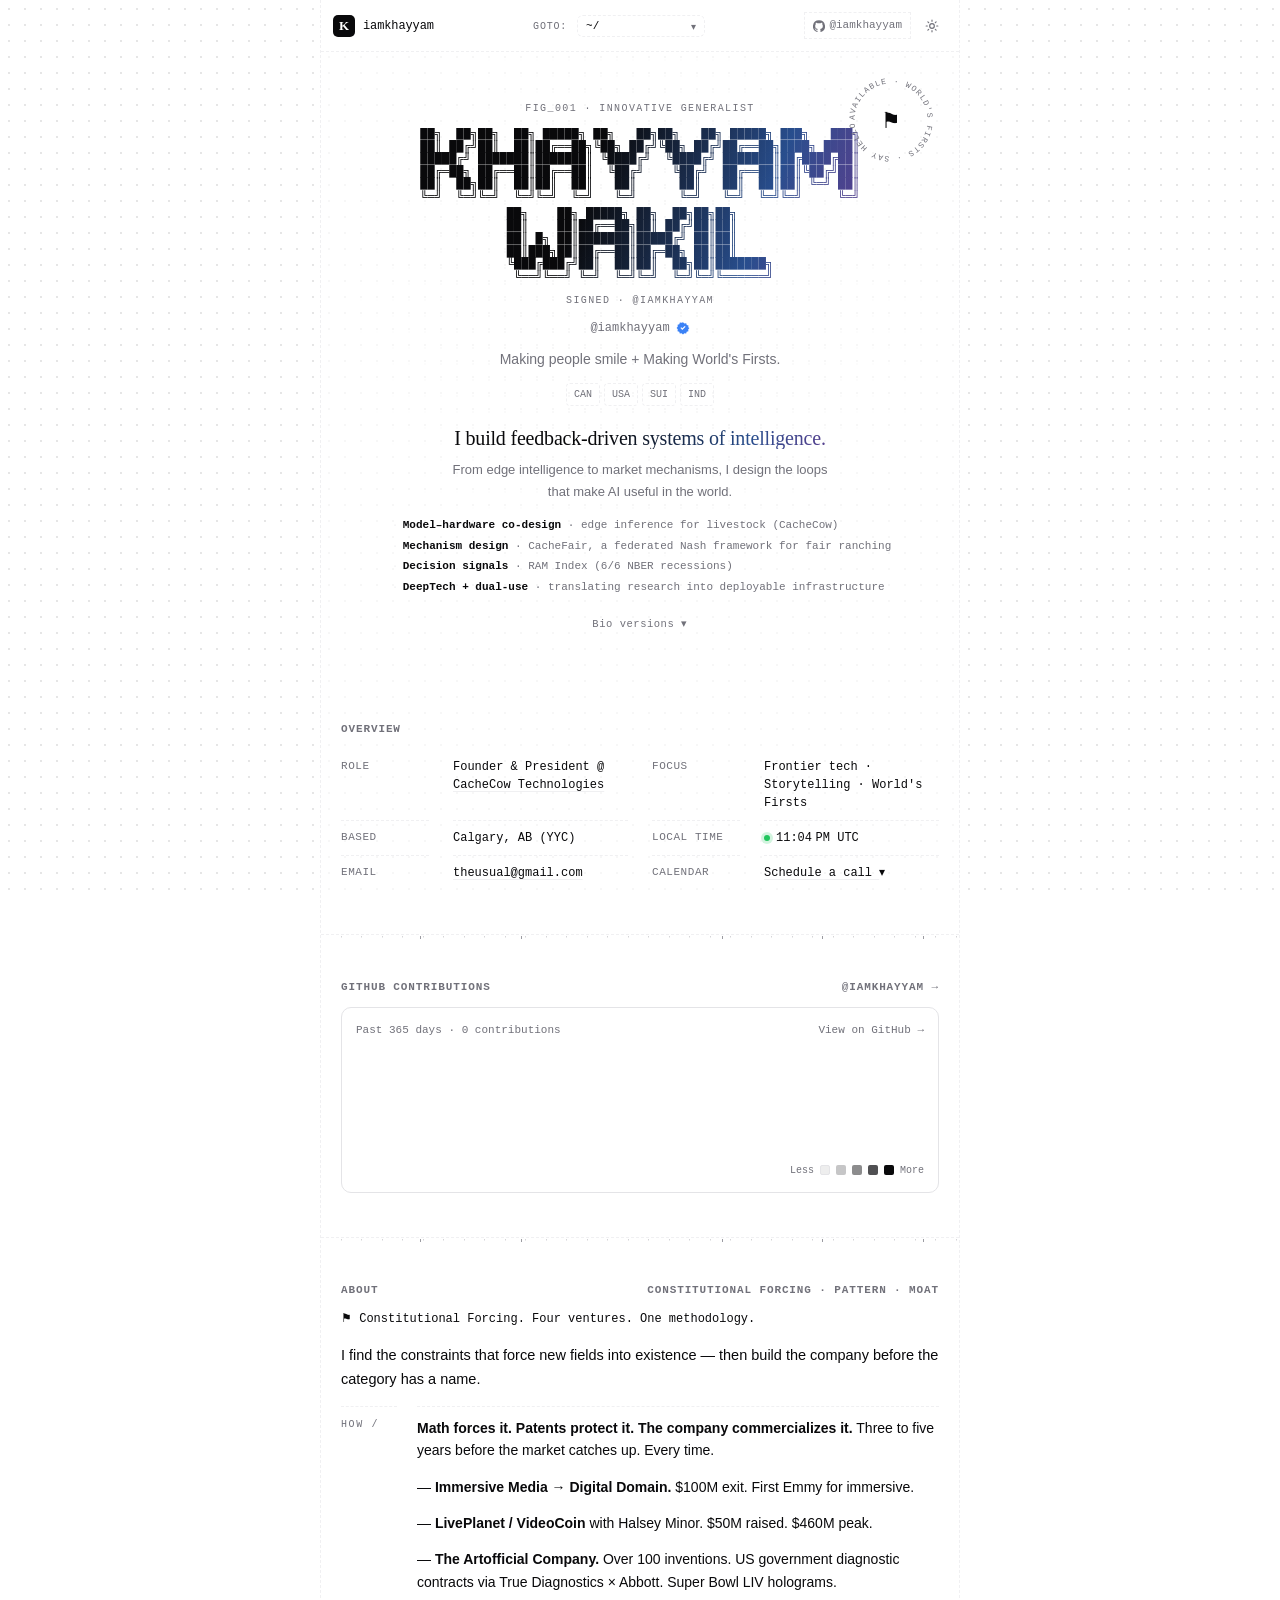
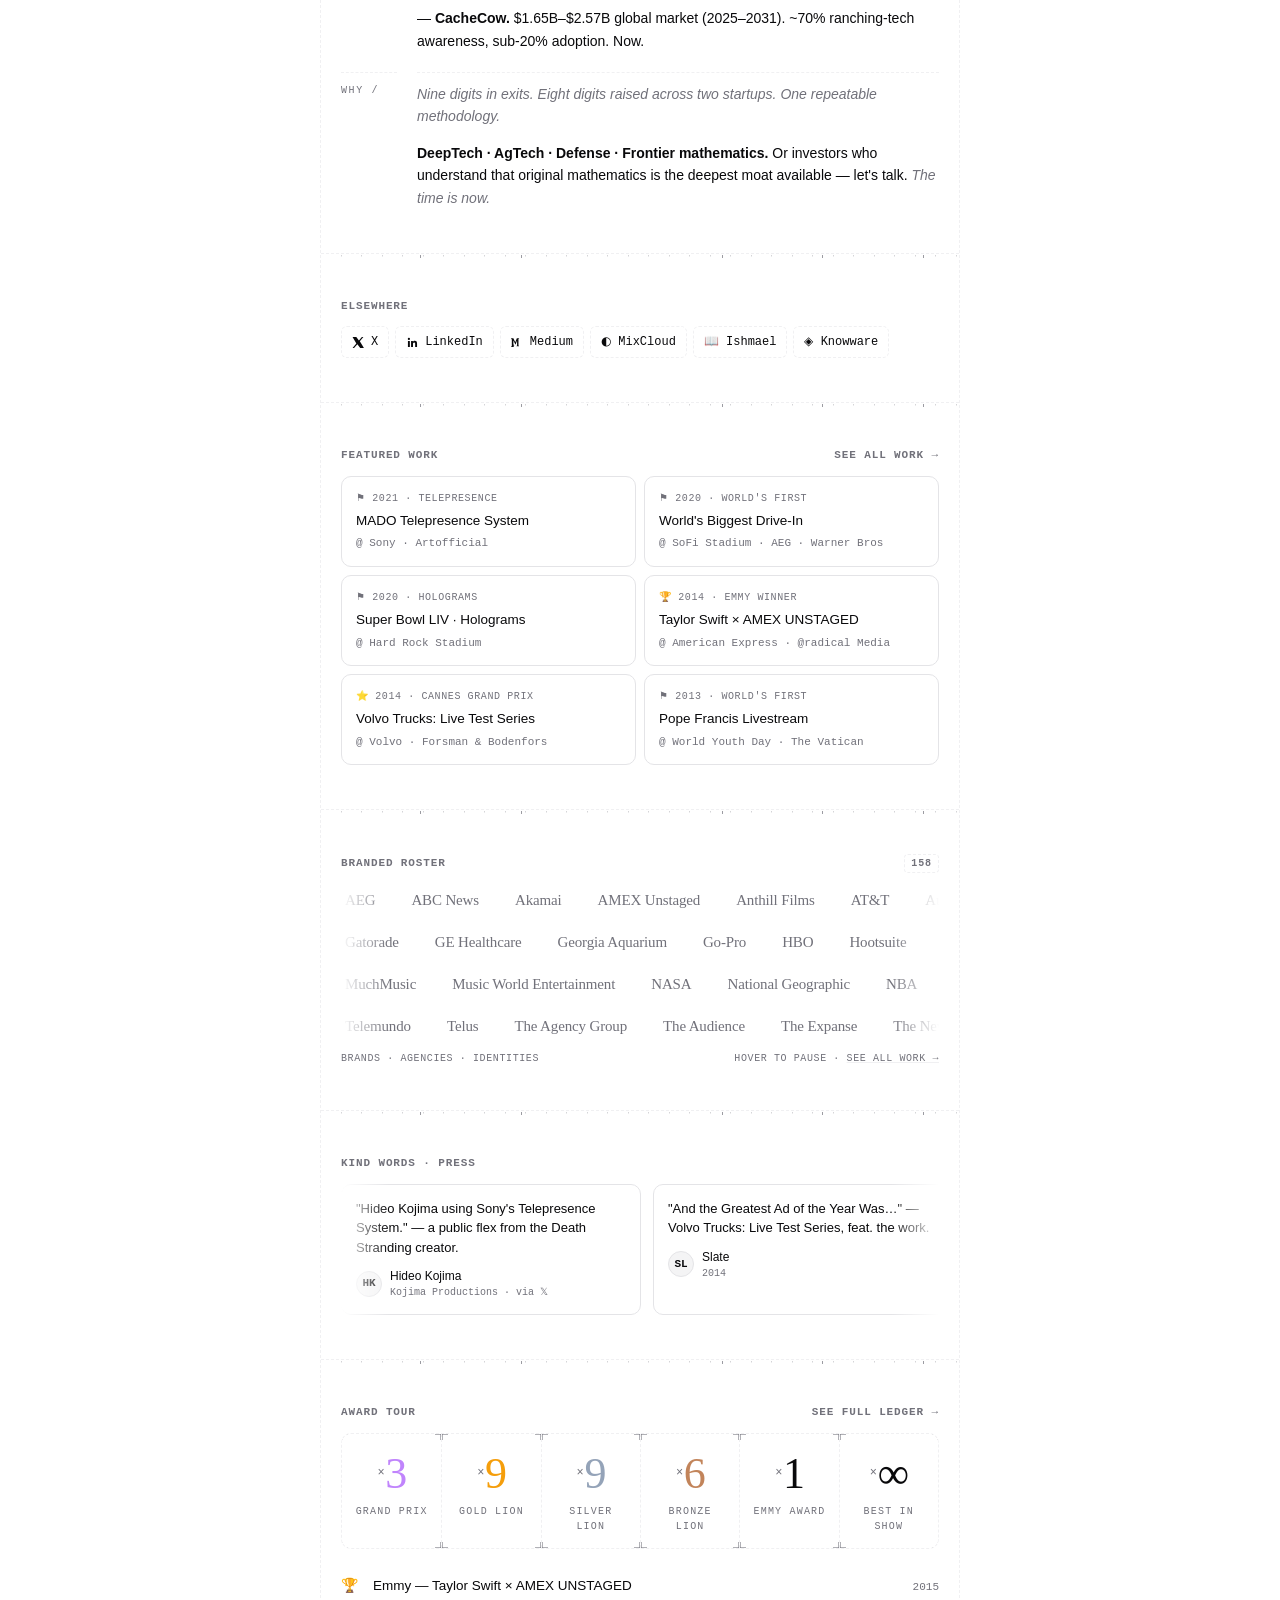
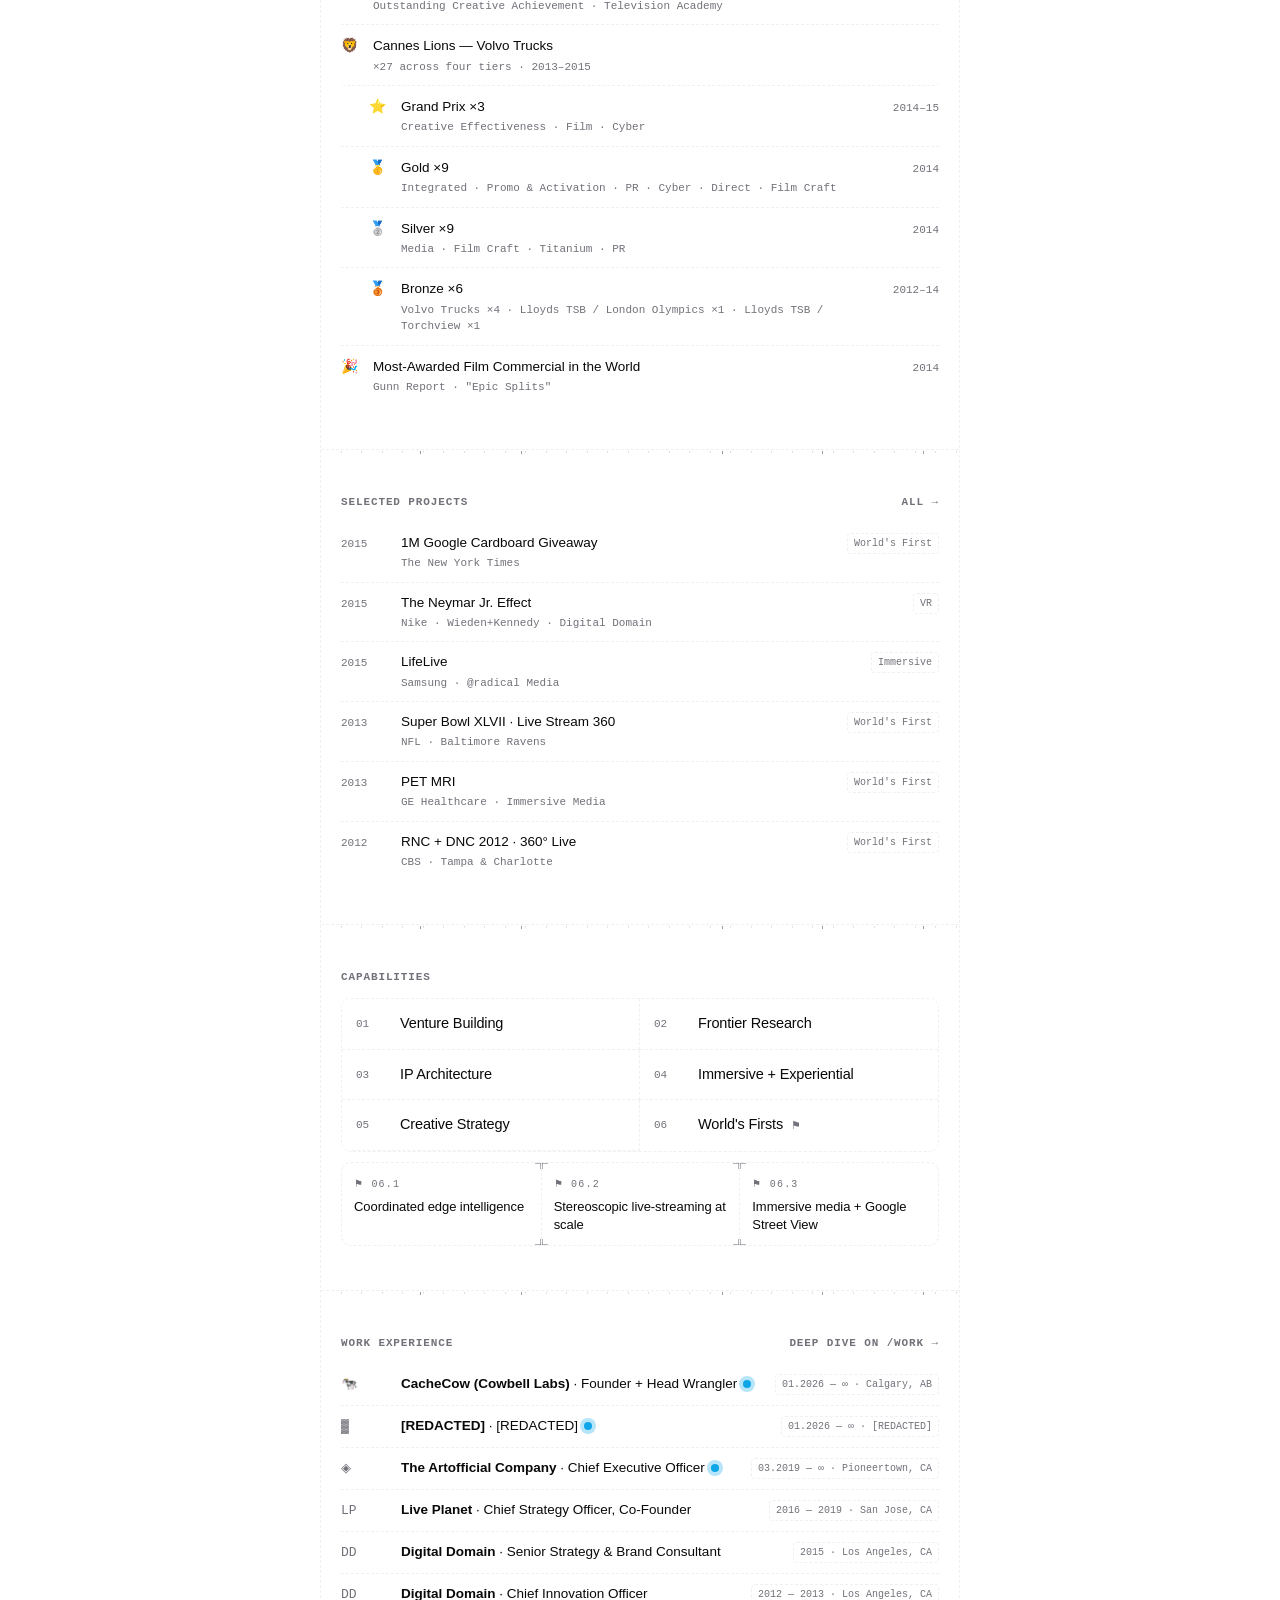
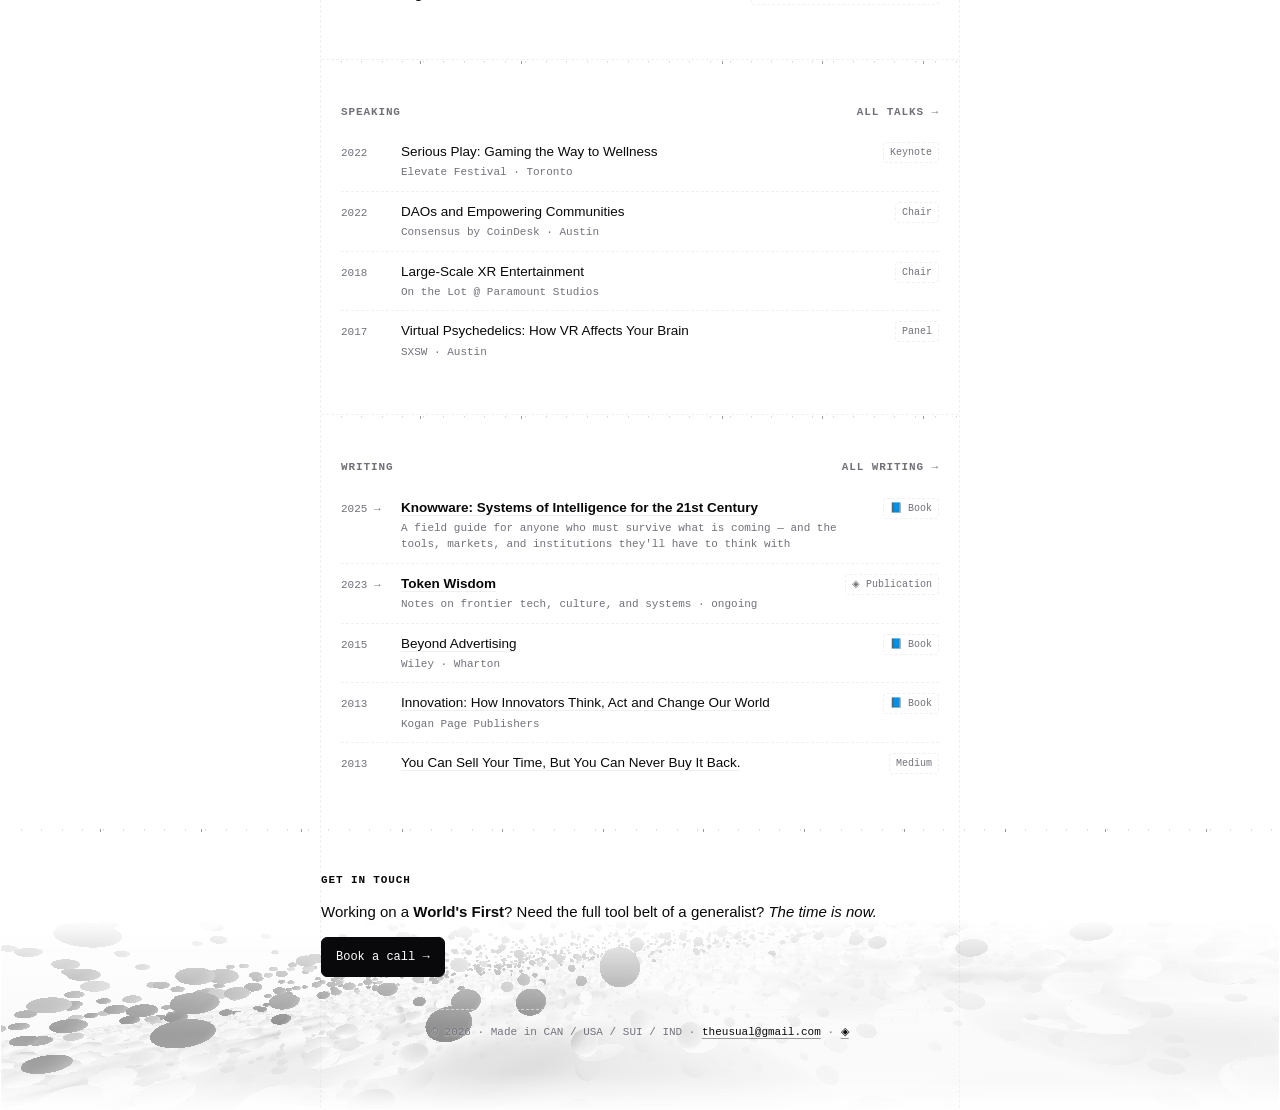
<file: index.html>
<!DOCTYPE html>
<html lang="en" data-theme="dark">
<head>
<meta charset="utf-8">
<meta name="viewport" content="width=device-width, initial-scale=1, viewport-fit=cover">
<title>Khayyam Wakil — Innovative Generalist</title>
<meta name="description" content="Making people smile in CAN / USA / SUI / IND. Chasing World's Firsts.">
<meta name="theme-color" content="#ffffff">
<meta name="author" content="Khayyam Wakil">

<meta property="og:title" content="Khayyam Wakil — Innovative Generalist">
<meta property="og:description" content="Making people smile in CAN / USA / SUI / IND. Chasing World's Firsts.">
<meta property="og:url" content="https://iamkhayyam.xyz">
<meta property="og:type" content="profile">
<meta property="profile:username" content="iamkhayyam">
<meta property="og:image" content="https://iamkhayyam.xyz/og.png">
<meta property="og:image:width" content="2400">
<meta property="og:image:height" content="1260">
<meta property="og:image:alt" content="KHAYYAM WAKIL in ASCII block letters on a dark terminal card — FIG_001 · Innovative Generalist · Making people smile + Making World's Firsts.">
<meta name="twitter:card" content="summary_large_image">
<meta name="twitter:creator" content="@iamkhayyam">
<meta name="twitter:title" content="Khayyam Wakil — Innovative Generalist">
<meta name="twitter:description" content="Making people smile in CAN / USA / SUI / IND. Chasing World's Firsts.">
<meta name="twitter:image" content="https://iamkhayyam.xyz/og.png">
<meta name="twitter:image:alt" content="KHAYYAM WAKIL in ASCII block letters on a dark terminal card.">

<link rel="canonical" href="https://iamkhayyam.xyz/">
<link rel="icon" href="/favicon.svg" type="image/svg+xml">
<script type="application/ld+json">
{
 "@context": "https://schema.org",
 "@graph": [
  {
   "@type": "Person",
   "@id": "https://iamkhayyam.xyz/#khayyam",
   "name": "Khayyam Wakil",
   "alternateName": "@iamkhayyam",
   "url": "https://iamkhayyam.xyz/",
   "image": "https://iamkhayyam.xyz/og.png",
   "description": "Innovative Generalist. Emmy winner, 3× Cannes Grand Prix, 27× Cannes Lions. CEO of The Artofficial Company, founder of CacheCow, Constitutional Forcing researcher. 20+ years of World's Firsts across immersive media, frontier tech, and deep tech.",
   "jobTitle": "Founder & President",
   "worksFor": {
    "@type": "Organization",
    "name": "CacheCow Technologies",
    "url": "https://cachecow.io"
   },
   "homeLocation": {
    "@type": "Place",
    "name": "Pioneertown, California"
   },
   "email": "mailto:theusual@gmail.com",
   "alumniOf": [
    {
     "@type": "CollegeOrUniversity",
     "name": "MIT Sloan School of Management"
    },
    {
     "@type": "CollegeOrUniversity",
     "name": "University of Saskatchewan"
    }
   ],
   "award": [
    "Emmy Award — Outstanding Creative Achievement in Interactive Media (2015, AMEX × Taylor Swift UNSTAGED)",
    "3× Cannes Lions Grand Prix (Volvo Trucks: Live Test Series)",
    "27× Cannes Lions",
    "Gunn Report — Most-Awarded Film Commercial in the World (2014)"
   ],
   "knowsAbout": [
    "Immersive media",
    "VR / AR / XR",
    "Volumetric capture",
    "Telepresence",
    "Edge AI",
    "Coordinated intelligence",
    "Photonic memory",
    "Ternary computing",
    "Web3 and DAOs",
    "Innovation strategy",
    "Experiential marketing",
    "Constitutional Forcing"
   ],
   "sameAs": [
    "https://twitter.com/iamkhayyam",
    "https://linkedin.com/in/iamkhayyam",
    "https://github.com/iamkhayyam",
    "https://iamkhayyam.medium.com",
    "https://www.mixcloud.com/iamkhayyam/",
    "https://artofficial.ai",
    "https://cachecow.io",
    "https://tokenwisdom.org"
   ]
  },
  {
   "@type": "WebSite",
   "@id": "https://iamkhayyam.xyz/#website",
   "url": "https://iamkhayyam.xyz/",
   "name": "iamkhayyam.xyz",
   "description": "Portfolio of Khayyam Wakil — Innovative Generalist.",
   "about": {
    "@id": "https://iamkhayyam.xyz/#khayyam"
   }
  },
  {
   "@type": "ProfilePage",
   "@id": "https://iamkhayyam.xyz/#page",
   "url": "https://iamkhayyam.xyz/",
   "name": "Khayyam Wakil — Innovative Generalist",
   "isPartOf": {
    "@id": "https://iamkhayyam.xyz/#website"
   },
   "mainEntity": {
    "@id": "https://iamkhayyam.xyz/#khayyam"
   }
  }
 ]
}
</script>

<link rel="preconnect" href="https://fonts.googleapis.com">
<link rel="preconnect" href="https://fonts.gstatic.com" crossorigin>
<link href="https://fonts.googleapis.com/css2?family=Caveat:wght@500;600&display=swap" rel="stylesheet">

<link rel="stylesheet" href="styles.css">
</head>
<body>
<div class="frame" id="top">

  <!-- NAV -->
  <nav class="nav" aria-label="Primary">
    <a class="nav-brand" href="#top">
      <span class="mark">K</span>
      <span>iamkhayyam</span>
    </a>
    <span class="nav-goto">
      <select aria-label="Go to page" onchange="if(this.value)location.href=this.value">
        <option value="/" selected>~/</option>
        <option value="/work/">~/work</option>
        <option value="/projects/">~/projects</option>
        <option value="/speaking/">~/speaking</option>
        <option value="/play/">~/play</option>
        <option value="/learn/">~/learn</option>
        <option value="/writing/">~/writing</option>
      </select>
    </span>
    <div class="nav-right">
      <a class="gh-stars" href="https://github.com/iamkhayyam" title="GitHub · @iamkhayyam">
        <svg viewBox="0 0 24 24" width="12" height="12" fill="currentColor"><path d="M12 .5a12 12 0 0 0-3.79 23.4c.6.11.82-.26.82-.58v-2.05c-3.34.73-4.04-1.61-4.04-1.61-.55-1.39-1.34-1.76-1.34-1.76-1.09-.74.08-.73.08-.73 1.2.08 1.83 1.24 1.83 1.24 1.07 1.84 2.81 1.31 3.5 1 .11-.78.42-1.31.76-1.61-2.66-.3-5.47-1.33-5.47-5.94 0-1.31.47-2.38 1.24-3.22-.13-.31-.54-1.54.12-3.21 0 0 1.01-.32 3.3 1.23a11.5 11.5 0 0 1 6 0c2.29-1.55 3.29-1.23 3.29-1.23.66 1.67.25 2.9.12 3.21.77.84 1.24 1.91 1.24 3.22 0 4.62-2.81 5.63-5.49 5.93.43.37.82 1.1.82 2.22v3.29c0 .32.22.7.83.58A12 12 0 0 0 12 .5Z"/></svg>
        @iamkhayyam
      </a>
      <button class="icon-btn" id="themeToggle" aria-label="Toggle theme" title="Toggle theme">
        <svg width="14" height="14" viewBox="0 0 24 24" fill="none" stroke="currentColor" stroke-width="2" stroke-linecap="round" stroke-linejoin="round"><circle cx="12" cy="12" r="4"></circle><path d="M12 2v2M12 20v2M4.93 4.93l1.41 1.41M17.66 17.66l1.41 1.41M2 12h2M20 12h2M4.93 19.07l1.41-1.41M17.66 6.34l1.41-1.41"></path></svg>
      </button>
    </div>
  </nav>

  <!-- HERO -->
  <header class="hero" id="hero">
    <div class="dotgrid" id="dotgrid" aria-hidden="true"></div>

    <!-- Spinning Circular Text badge -->
    <a class="spinner-wrap" href="mailto:theusual@gmail.com" aria-label="Available for World's Firsts — email">
      <svg class="spinner-svg" viewBox="0 0 100 100" aria-hidden="true">
        <defs>
          <path id="circPath" d="M 50,50 m -38,0 a 38,38 0 1,1 76,0 a 38,38 0 1,1 -76,0" />
        </defs>
        <text><textPath href="#circPath" startOffset="0">AVAILABLE · WORLD'S FIRSTS · SAY HELLO · </textPath></text>
      </svg>
      <span class="spinner-core">⚑</span>
    </a>

    <div class="fig">FIG_001 · INNOVATIVE GENERALIST</div>

    <div class="hello-wrap" aria-label="Khayyam Wakil">
      <pre class="ascii-wordmark" role="img" aria-label="Khayyam Wakil"
><span class="ascii-line">██╗  ██╗██╗  ██╗ █████╗ ██╗   ██╗██╗   ██╗ █████╗ ███╗   ███╗</span
><span class="ascii-line">██║ ██╔╝██║  ██║██╔══██╗╚██╗ ██╔╝╚██╗ ██╔╝██╔══██╗████╗ ████║</span
><span class="ascii-line">█████╔╝ ███████║███████║ ╚████╔╝  ╚████╔╝ ███████║██╔████╔██║</span
><span class="ascii-line">██╔═██╗ ██╔══██║██╔══██║  ╚██╔╝    ╚██╔╝  ██╔══██║██║╚██╔╝██║</span
><span class="ascii-line">██║  ██╗██║  ██║██║  ██║   ██║      ██║   ██║  ██║██║ ╚═╝ ██║</span
><span class="ascii-line">╚═╝  ╚═╝╚═╝  ╚═╝╚═╝  ╚═╝   ╚═╝      ╚═╝   ╚═╝  ╚═╝╚═╝     ╚═╝</span
><span class="ascii-line ascii-gap">                                                             </span
><span class="ascii-line">            ██╗    ██╗ █████╗ ██╗  ██╗██╗██╗                 </span
><span class="ascii-line">            ██║    ██║██╔══██╗██║ ██╔╝██║██║                 </span
><span class="ascii-line">            ██║ █╗ ██║███████║█████╔╝ ██║██║                 </span
><span class="ascii-line">            ██║███╗██║██╔══██║██╔═██╗ ██║██║                 </span
><span class="ascii-line">            ╚███╔███╔╝██║  ██║██║  ██╗██║███████╗            </span
><span class="ascii-line">             ╚══╝╚══╝ ╚═╝  ╚═╝╚═╝  ╚═╝╚═╝╚══════╝            </span
></pre>
      <div class="hello-caption">SIGNED · @IAMKHAYYAM</div>
    </div>

    <h1 class="name" style="font-size: 0; position: absolute; left: -9999px;">Khayyam Wakil</h1>
    <div class="handle" style="display: inline-flex; align-items: center; gap: 6px;">
      <span>@iamkhayyam</span>
      <svg class="verified" viewBox="0 0 24 24" fill="currentColor" aria-label="verified" style="width:14px;height:14px;"><path d="M12 2l2.4 2.1 3.1-.4.9 3 3 .9-.4 3.1L23 12l-2.1 2.4.4 3.1-3 .9-.9 3-3.1-.4L12 23l-2.4-2.1-3.1.4-.9-3-3-.9.4-3.1L1 12l2.1-2.4-.4-3.1 3-.9.9-3 3.1.4L12 2zm-1.2 13.4 5.6-5.6-1.4-1.4-4.2 4.2-1.8-1.8-1.4 1.4 3.2 3.2z"/></svg>
    </div>
    <p class="tagline">Making people smile + Making World's Firsts.</p>
    <div class="locs" aria-label="Home bases">
      <span>CAN</span><span>USA</span><span>SUI</span><span>IND</span>
    </div>

    <!-- CacheCow bio: hero + bullets + dropdown versions -->
    <div class="bio-section">
      <p class="bio-hero"><span class="fluid">I build feedback-driven systems of intelligence.</span></p>
      <p class="bio-subhead">From edge intelligence to market mechanisms, I design the loops that make AI useful in the world.</p>
      <ul class="bio-bullets">
        <li><strong>Model–hardware co-design</strong> · edge inference for livestock (CacheCow)</li>
        <li><strong>Mechanism design</strong> · CacheFair, a federated Nash framework for fair ranching</li>
        <li><strong>Decision signals</strong> · RAM Index (6/6 NBER recessions)</li>
        <li><strong>DeepTech + dual-use</strong> · translating research into deployable infrastructure</li>
      </ul>
      <a class="bio-toggle" id="bioToggle" href="#" aria-controls="bioTray" aria-expanded="false">Bio versions <span class="bio-chev" aria-hidden="true">▾</span></a>
    </div>
    <div class="bio-tray" id="bioTray">
      <div class="bio-tray-inner">
        <div class="bio-box">

          <div class="bio-group">
            <button class="bio-acc" aria-expanded="true">Ultra-short taglines <span class="bio-g-chev" aria-hidden="true">▾</span></button>
            <div class="bio-acc-body"><div class="bio-acc-inner">
              <div class="bio-item"><span class="bio-text">Khayyam designs feedback-driven AI systems for the real world.</span><button class="bio-copy" aria-label="Copy bio">Copy</button></div>
              <div class="bio-item"><span class="bio-text">Khayyam builds AI where models meet hardware and markets.</span><button class="bio-copy" aria-label="Copy bio">Copy</button></div>
              <div class="bio-item"><span class="bio-text">Cybernetics for AI: co-designing chips, models, and incentives.</span><button class="bio-copy" aria-label="Copy bio">Copy</button></div>
              <div class="bio-item"><span class="bio-text">Turning edge AI and mechanism design into working systems.</span><button class="bio-copy" aria-label="Copy bio">Copy</button></div>
            </div></div>
          </div>

          <div class="bio-group">
            <button class="bio-acc" aria-expanded="false">One-liners <span class="bio-g-chev" aria-hidden="true">▾</span></button>
            <div class="bio-acc-body closed"><div class="bio-acc-inner">
              <div class="bio-item"><span class="bio-text">Khayyam Wakil builds AI systems at the hardware–model boundary and designs the market rules that make them useful.</span><button class="bio-copy" aria-label="Copy bio">Copy</button></div>
              <div class="bio-item"><span class="bio-text">Cybernetician and 3x founder building edge AI for livestock, and the mechanisms and indices that govern it.</span><button class="bio-copy" aria-label="Copy bio">Copy</button></div>
              <div class="bio-item"><span class="bio-text">Khayyam Wakil turns feedback loops into products: edge intelligence, fair-market protocols, and macro signals.</span><button class="bio-copy" aria-label="Copy bio">Copy</button></div>
            </div></div>
          </div>

          <div class="bio-group">
            <button class="bio-acc" aria-expanded="false">LinkedIn · X headline <span class="bio-g-chev" aria-hidden="true">▾</span></button>
            <div class="bio-acc-body closed"><div class="bio-acc-inner">
              <div class="bio-item"><span class="bio-text">Founder, CacheCow (Edge AI for Livestock) | 3x Founder &amp; Cybernetician | Khayyam Wakil builds feedback-driven AI systems: model–hardware co-design, fair-market protocols, and macro indices.</span><button class="bio-copy" aria-label="Copy bio">Copy</button></div>
            </div></div>
          </div>

          <div class="bio-group">
            <button class="bio-acc" aria-expanded="false">2–3 sentence · general audience <span class="bio-g-chev" aria-hidden="true">▾</span></button>
            <div class="bio-acc-body closed"><div class="bio-acc-inner">
              <div class="bio-item"><span class="bio-text">Khayyam Wakil is a cybernetician and 3x founder who builds feedback-driven AI systems. He focuses on the model–hardware interface (edge intelligence for livestock), on incentive design for real markets (CacheFair), and on decision signals (RAM Index, 6/6 NBER recessions). He translates research into working infrastructure for operators and policymakers.</span><button class="bio-copy" aria-label="Copy bio">Copy</button></div>
            </div></div>
          </div>

          <div class="bio-group">
            <button class="bio-acc" aria-expanded="false">2–3 sentence · technical audience <span class="bio-g-chev" aria-hidden="true">▾</span></button>
            <div class="bio-acc-body closed"><div class="bio-acc-inner">
              <div class="bio-item"><span class="bio-text">Khayyam Wakil builds AI systems at the hardware–model boundary and designs the mechanisms around them. Recent work: CacheCow (edge inference for livestock), CacheFair (federated Nash framework for fair ranching), and the RAM Index (recession timing signal, 6/6 NBER calls). His lens is cybernetics: close the loop, co-design the stack, prove it in production.</span><button class="bio-copy" aria-label="Copy bio">Copy</button></div>
            </div></div>
          </div>

          <div class="bio-group">
            <button class="bio-acc" aria-expanded="false">Essay byline · footer <span class="bio-g-chev" aria-hidden="true">▾</span></button>
            <div class="bio-acc-body closed"><div class="bio-acc-inner">
              <div class="bio-item"><span class="bio-text">Founder, CacheCow (Livestock Edge Intelligence). 3x founder &amp; cybernetician. Khayyam Wakil builds feedback-driven AI systems—model–hardware co-design, federated market mechanisms (CacheFair), and macro signals (RAM Index: 6/6 NBER recessions).</span><button class="bio-copy" aria-label="Copy bio">Copy</button></div>
            </div></div>
          </div>

          <div class="bio-group">
            <button class="bio-acc" aria-expanded="false">Speaker intro · ~75 words <span class="bio-g-chev" aria-hidden="true">▾</span></button>
            <div class="bio-acc-body closed"><div class="bio-acc-inner">
              <div class="bio-item"><span class="bio-text">Khayyam Wakil is a cybernetician and three-time founder who builds feedback-driven AI systems. He leads CacheCow, bringing edge intelligence to livestock operations. His mechanism design work includes CacheFair, a federated Nash framework for fair ranching, and he created the RAM Index, a macro signal that has matched 6/6 NBER recessions. His focus is the model–hardware interface, incentive design, and turning research into field-tested systems.</span><button class="bio-copy" aria-label="Copy bio">Copy</button></div>
            </div></div>
          </div>

          <div class="bio-group">
            <button class="bio-acc" aria-expanded="false">Plain-English · no jargon <span class="bio-g-chev" aria-hidden="true">▾</span></button>
            <div class="bio-acc-body closed"><div class="bio-acc-inner">
              <div class="bio-item"><span class="bio-text">Khayyam Wakil builds AI that works in the messiness of the real world. He focuses on two things: making models run efficiently on the hardware we actually have, and designing the rules so people using those models get fair outcomes. He tests it in production—on ranches and in markets.</span><button class="bio-copy" aria-label="Copy bio">Copy</button></div>
            </div></div>
          </div>

          <div class="bio-group">
            <button class="bio-acc" aria-expanded="false">Emoji vibe <span class="bio-g-chev" aria-hidden="true">▾</span></button>
            <div class="bio-acc-body closed"><div class="bio-acc-inner">
              <div class="bio-item"><span class="bio-text">Founder, CacheCow 🤠 (Edge AI for Livestock) | Khayyam Wakil builds feedback-driven AI systems: model–hardware co-design, fair-market protocols (CacheFair •θ•), and macro signals (RAM Index •ɸ•).</span><button class="bio-copy" aria-label="Copy bio">Copy</button></div>
            </div></div>
          </div>

        </div>
      </div>
    </div>
  </header>

  <!-- OVERVIEW -->
  <section id="overview" aria-labelledby="overview-t">
    <h2 class="sh" id="overview-t"><span>Overview</span></h2>
    <div class="kv">
      <div class="k">Role</div>       <div>Founder &amp; President @ <a href="https://cachecow.io">CacheCow Technologies</a></div>
      <div class="k">Focus</div>      <div>Frontier tech · Storytelling · World's Firsts</div>
      <div class="k">Based</div>      <div>Calgary, AB (YYC)</div>
      <div class="k">Local time</div> <div><span class="dot"></span><span id="localTime">--:-- --</span> <span id="localTz"></span></div>
      <div class="k">Email</div>      <div><a href="mailto:theusual@gmail.com">theusual@gmail.com</a></div>
      <div class="k">Calendar</div>   <div><a class="cal-toggle" id="calToggle" href="https://cal.com/theusual/45min" aria-controls="calTray" aria-expanded="false">Schedule a call <span class="cal-chev" aria-hidden="true">▾</span></a></div>
    </div>
    <div class="cal-tray" id="calTray">
      <div class="cal-tray-inner">
        <div class="cal-box">
          <p class="cal-loading" id="calLoading">Loading calendar…</p>
          <div id="calInline"></div>
          <p class="cal-alt">45 min · <a href="https://cal.com/theusual/45min">Open in a new tab ↗</a></p>
        </div>
      </div>
    </div>
  </section>

  <!-- GITHUB CONTRIBUTIONS -->
  <section id="github" aria-labelledby="github-t">
    <h2 class="sh" id="github-t"><span>GitHub Contributions</span><a class="more" href="https://github.com/iamkhayyam">@iamkhayyam →</a></h2>
    <div class="gh-card">
      <div class="gh-head">
        <span>Past 365 days · <span id="ghTotal">—</span> contributions</span>
        <a href="https://github.com/iamkhayyam">View on GitHub →</a>
      </div>
      <div class="gh-chart-wrap">
        <div id="ghGrid" class="gh-grid" data-usernames="iamkhayyam,thecachecow,fromknowware" aria-label="Combined GitHub contribution graph for the past year"></div>
      </div>
      <div class="gh-legend">
        <span>Less</span>
        <span class="cell"></span>
        <span class="cell l1"></span>
        <span class="cell l2"></span>
        <span class="cell l3"></span>
        <span class="cell l4"></span>
        <span>More</span>
      </div>
    </div>
  </section>

  <!-- ABOUT -->
  <section id="about" aria-labelledby="about-t">
    <h2 class="sh" id="about-t"><span>About</span><span class="more">Constitutional Forcing · Pattern · Moat</span></h2>
    <div class="about">
      <span class="about-flag">⚑ Constitutional Forcing. Four ventures. One methodology.</span>
      <p>I find the constraints that force new fields into existence — then build the company before the category has a name.</p>
    </div>

    <div class="angles">
      <div class="angle-label">HOW /</div>
      <div class="angle-body">
        <p><strong>Math forces it. Patents protect it. The company commercializes it.</strong> Three to five years before the market catches up. Every time.</p>
        <p>— <strong>Immersive Media → Digital Domain.</strong> $100M exit. First Emmy for immersive.</p>
        <p>— <strong>LivePlanet / VideoCoin</strong> with Halsey Minor. $50M raised. $460M peak.</p>
        <p>— <strong>The Artofficial Company.</strong> Over 100 inventions. US government diagnostic contracts via True Diagnostics × Abbott. Super Bowl LIV holograms.</p>
        <p>— <strong>CacheCow.</strong> $1.65B–$2.57B global market (2025–2031). ~70% ranching-tech awareness, sub-20% adoption. Now.</p>
      </div>

      <div class="angle-label">WHY /</div>
      <div class="angle-body">
        <p><em>Nine digits in exits. Eight digits raised across two startups. One repeatable methodology.</em></p>
        <p><strong>DeepTech · AgTech · Defense · Frontier mathematics.</strong> Or investors who understand that original mathematics is the deepest moat available — <a href="mailto:theusual@gmail.com">let's talk</a>. <em>The time is now.</em></p>
      </div>
    </div>
  </section>

  <!-- ELSEWHERE -->
  <section id="social" aria-labelledby="social-t">
    <h2 class="sh" id="social-t"><span>Elsewhere</span></h2>
    <div class="socials">
      <a class="chip" href="https://twitter.com/iamkhayyam"><svg viewBox="0 0 24 24" fill="currentColor"><path d="M18.244 2H21l-6.53 7.463L22 22h-6.79l-5.32-6.958L3.8 22H1.04l6.98-7.98L1 2h6.94l4.81 6.36L18.244 2Z"/></svg>X</a>
      <a class="chip" href="https://linkedin.com/in/iamkhayyam"><svg viewBox="0 0 24 24" fill="currentColor"><path d="M20.45 20.45h-3.55v-5.57c0-1.33-.03-3.04-1.85-3.04-1.86 0-2.15 1.45-2.15 2.95v5.66H9.35V9h3.41v1.56h.05c.48-.9 1.63-1.85 3.35-1.85 3.58 0 4.24 2.36 4.24 5.42v6.32ZM5.34 7.43a2.06 2.06 0 1 1 0-4.12 2.06 2.06 0 0 1 0 4.12ZM7.12 20.45H3.56V9h3.56v11.45Z"/></svg>LinkedIn</a>
      <a class="chip" href="https://iamkhayyam.medium.com/"><svg viewBox="0 0 24 24" fill="currentColor"><path d="M4.4 5.4A.8.8 0 0 0 4 6.1v11.8c0 .3.1.5.4.7l1.2 1.5v.3H0v-.3l1.3-1.5c.1-.2.2-.4.2-.7V6.7c0-.3-.1-.5-.3-.7L0 4.4V4h4.4l3.4 7.4L10.8 4h4.2v.4l-1 1c-.1.1-.2.3-.2.5v11.4c0 .2.1.3.2.4l1 1v.3h-5v-.3l1-1c.1-.1.2-.3.2-.5V8.5l-2.7 7.2h-.4L4.4 8.5v6.3c0 .3.1.6.3.8L6 17.5v.3H2.1v-.3L3.4 15.6c.2-.2.3-.5.3-.8V5.4Z"/></svg>Medium</a>
      <a class="chip" href="https://www.mixcloud.com/iamkhayyam/">◐ MixCloud</a>
      <a class="chip" href="http://readishmael.com/">📖 Ishmael</a>
      <a class="chip" href="https://knowware.press">◈ Knowware</a>
    </div>
  </section>

  <!-- FEATURED WORK -->
  <section id="work" aria-labelledby="work-t">
    <h2 class="sh" id="work-t"><span>Featured Work</span><a class="more" href="work/">See all work →</a></h2>
    <div class="glow-grid" id="glowGrid">
      <a class="glow-card" href="https://www.sony.com/en/SonyInfo/technology/stories/entries/20230929/">
        <span class="g-flag">⚑ 2021 · TELEPRESENCE</span>
        <span class="g-title">MADO Telepresence System</span>
        <span class="g-org">@ Sony · Artofficial</span>
      </a>
      <a class="glow-card" href="https://artofficial.bit.ai/pl/efLVyl1VnQjc8pP7">
        <span class="g-flag">⚑ 2020 · WORLD'S FIRST</span>
        <span class="g-title">World's Biggest Drive-In</span>
        <span class="g-org">@ SoFi Stadium · AEG · Warner Bros</span>
      </a>
      <a class="glow-card" href="#">
        <span class="g-flag">⚑ 2020 · HOLOGRAMS</span>
        <span class="g-title">Super Bowl LIV · Holograms</span>
        <span class="g-org">@ Hard Rock Stadium</span>
      </a>
      <a class="glow-card" href="https://www.radicalmedia.com/work/amex-unstaged-taylor-swift-experience">
        <span class="g-flag">🏆 2014 · EMMY WINNER</span>
        <span class="g-title">Taylor Swift × AMEX UNSTAGED</span>
        <span class="g-org">@ American Express · @radical Media</span>
      </a>
      <a class="glow-card" href="https://www.forsman.com/work/volvo-trucks-live-test-series">
        <span class="g-flag">⭐ 2014 · CANNES GRAND PRIX</span>
        <span class="g-title">Volvo Trucks: Live Test Series</span>
        <span class="g-org">@ Volvo · Forsman &amp; Bodenfors</span>
      </a>
      <a class="glow-card" href="https://www.vatican.va/content/francesco/en/travels/2013/outside/documents/papa-francesco-gmg-rio-de-janeiro-2013.html">
        <span class="g-flag">⚑ 2013 · WORLD'S FIRST</span>
        <span class="g-title">Pope Francis Livestream</span>
        <span class="g-org">@ World Youth Day · The Vatican</span>
      </a>
    </div>
  </section>

  <!-- BRANDED ROSTER (Logos Carousel · 155+ brands) -->
  <section id="trusted" aria-labelledby="trusted-t">
    <h2 class="sh" id="trusted-t"><span>Branded Roster</span><span class="n" id="rosterCount">158</span></h2>
    <div class="marquee-wrap">
      <div class="marquee roster" id="rosterRowA" style="animation-duration:72s" data-brands="AEG|ABC News|Akamai|AMEX Unstaged|Anthill Films|AT&T|Audi|Bacardi|Billboard Music Awards|Black Eyed Peas|Brain Farm|BN3TH|British Airways|Burberry|CAA|Cadillac|Calle 13|Castrol|CBS|Chevrolet|Coca-Cola|CoLoft|Converse|DARPA|Democratic National Convention|Deutsche Bank|Dewar's|Digital Domain|Disclosure|Discovery Channel|Disney ABC Television|Doritos|Dove|EA Sports|Emmy Awards|Endemol|ESPN|Fifty Shades of Grey|G.H. Mumm|Gagosian"></div>
    </div>
    <div class="marquee-wrap" style="margin-top: 12px;">
      <div class="marquee roster reverse" id="rosterRowB" style="animation-duration:95s" data-brands="Gatorade|GE Healthcare|Georgia Aquarium|Go-Pro|HBO|Hootsuite|Hulu|IAB|Intel|Jeep|Jet Blue|Kaplow PR|Kaskade|Katalyst|Kings of Leon|K'Naan|K'Os|LA Kings|Land Rover|Lexus|Lip Sync Battle|Live Nation|Live Planet|LL Cool J|Lloyd Klein|Lloyds TSB|LMFAO|M80|Mashable|Mercedes Benz|Metastage|Mettle|MGM|Michael Kors|Microsoft XBOX|Mini Cooper|MLB|MLS|Mountain Dew|MTV"></div>
    </div>
    <div class="marquee-wrap" style="margin-top: 12px;">
      <div class="marquee roster" id="rosterRowC" style="animation-duration:58s" data-brands="MuchMusic|Music World Entertainment|NASA|National Geographic|NBA|NBC Sports|NBC Vancouver Olympics|NFL|NHL|Nike|Nokia|NVIXM|Oculus VR|Okayplayer|Orange|Paramount Pictures|Pepsi|Pfizer|Portable Electric|Red Bull Media House|Republican National Convention|Reunion Island|Roddenberry Entertainment|SAG Awards|Samsung|Second Cup|Skype|Social Engage|Sony (MADO)|Sony Music|Sony BXG|Sony Electronics|Starbucks|Storyworks|SurfAir|SXSW|Syfy|TAG Heuer|Taylor Swift|Technicolor"></div>
    </div>
    <div class="marquee-wrap" style="margin-top: 12px;">
      <div class="marquee roster reverse" id="rosterRowD" style="animation-duration:82s" data-brands="Telemundo|Telus|The Agency Group|The Audience|The Expanse|The New York Times|Tough Mudder|Travel Alberta|Tribeca Film Festival|True Diagnostics|Under Armor|Union Pacific|United Nations|UN Foundation|Universal Music|US Army|USA Network|Vatican / Pope Francis|Viacom|Viddy|VideoCoin|Vevo|Volvo Trucks|Wall|Warner Bros|Warner Music Group|Western Union|What's Trending|Will.I.Am|Within|WME|WonderSeed Foundation|World Youth Day|Wynn Resorts|X Games|Yahoo Search|YouTube|Z-Trip"></div>
    </div>
    <div class="roster-meta">
      <span>Brands · Agencies · Identities</span>
      <span>Hover to pause · <a href="work/" style="color:inherit;text-decoration:underline;text-decoration-color:var(--line);">See all work →</a></span>
    </div>
  </section>

  <!-- KIND WORDS (Testimonials Marquee) -->
  <section id="kindwords" aria-labelledby="kindwords-t">
    <h2 class="sh" id="kindwords-t"><span>Kind Words · Press</span></h2>
    <div class="marquee-wrap testi-wrap">
      <div class="testi-marquee">
        <div class="testi">
          <p class="testi-quote">"Hideo Kojima using Sony's Telepresence System." — a public flex from the Death Stranding creator.</p>
          <div class="testi-attr"><img class="testi-avatar-img" src="https://unavatar.io/x/HIDEO_KOJIMA_EN" alt="Hideo Kojima" loading="lazy" onerror="this.outerHTML='&lt;span class=&quot;testi-avatar&quot;&gt;HK&lt;/span&gt;'"/><div class="testi-meta"><span class="testi-name">Hideo Kojima</span><span class="testi-role">Kojima Productions · via 𝕏</span></div></div>
        </div>
        <div class="testi">
          <p class="testi-quote">"And the Greatest Ad of the Year Was…" — Volvo Trucks: Live Test Series, feat. the work.</p>
          <div class="testi-attr"><img class="testi-avatar-img" src="https://unavatar.io/x/Slate" alt="Slate" loading="lazy" onerror="this.outerHTML='&lt;span class=&quot;testi-avatar&quot;&gt;SL&lt;/span&gt;'"/><div class="testi-meta"><span class="testi-name">Slate</span><span class="testi-role">2014</span></div></div>
        </div>
        <div class="testi">
          <p class="testi-quote">"Stream Anywhere in 360 VR with Live Planet" — feature on the platform Khayyam co-founded.</p>
          <div class="testi-attr"><img class="testi-avatar-img" src="https://unavatar.io/x/TechCrunch" alt="TechCrunch" loading="lazy" onerror="this.outerHTML='&lt;span class=&quot;testi-avatar&quot;&gt;TC&lt;/span&gt;'"/><div class="testi-meta"><span class="testi-name">TechCrunch</span><span class="testi-role">2016</span></div></div>
        </div>
        <div class="testi">
          <p class="testi-quote">"Taylor Swift is Now a '360 Immersive' App" — WSJ on the AMEX UNSTAGED Emmy-winning experience.</p>
          <div class="testi-attr"><img class="testi-avatar-img" src="https://unavatar.io/x/WSJ" alt="The Wall Street Journal" loading="lazy" onerror="this.outerHTML='&lt;span class=&quot;testi-avatar&quot;&gt;WS&lt;/span&gt;'"/><div class="testi-meta"><span class="testi-name">The Wall Street Journal</span><span class="testi-role">2014</span></div></div>
        </div>
        <div class="testi">
          <p class="testi-quote">"Some lucky fans got to watch the MTV VMAs in 360-degree VR."</p>
          <div class="testi-attr"><img class="testi-avatar-img" src="https://unavatar.io/x/FortuneMagazine" alt="Fortune" loading="lazy" onerror="this.outerHTML='&lt;span class=&quot;testi-avatar&quot;&gt;FR&lt;/span&gt;'"/><div class="testi-meta"><span class="testi-name">Fortune</span><span class="testi-role">2015</span></div></div>
        </div>
        <div class="testi">
          <p class="testi-quote">"Immersive Media acquired by Digital Domain Holdings for $100M."</p>
          <div class="testi-attr"><img class="testi-avatar-img" src="https://unavatar.io/x/crunchbase" alt="Crunchbase" loading="lazy" onerror="this.outerHTML='&lt;span class=&quot;testi-avatar&quot;&gt;CB&lt;/span&gt;'"/><div class="testi-meta"><span class="testi-name">Crunchbase</span><span class="testi-role">2015 · Exit</span></div></div>
        </div>
        <div class="testi">
          <p class="testi-quote">"Digital Domain Holdings, Immersive Media Form Joint Venture for VR Content."</p>
          <div class="testi-attr"><img class="testi-avatar-img" src="https://unavatar.io/x/Variety" alt="Variety" loading="lazy" onerror="this.outerHTML='&lt;span class=&quot;testi-avatar&quot;&gt;VA&lt;/span&gt;'"/><div class="testi-meta"><span class="testi-name">Variety</span><span class="testi-role">2015 · IM360</span></div></div>
        </div>
        <div class="testi">
          <p class="testi-quote">"CNET founder Halsey Minor's Live Planet moves toward decentralizing pay-per-view."</p>
          <div class="testi-attr"><img class="testi-avatar-img" src="https://unavatar.io/x/VentureBeat" alt="VentureBeat" loading="lazy" onerror="this.outerHTML='&lt;span class=&quot;testi-avatar&quot;&gt;VB&lt;/span&gt;'"/><div class="testi-meta"><span class="testi-name">VentureBeat</span><span class="testi-role">Live Planet · VideoCoin</span></div></div>
        </div>
        <div class="testi">
          <p class="testi-quote">"Digital Domain, Immersive Media Partner to Create Virtual-Reality Programming."</p>
          <div class="testi-attr"><img class="testi-avatar-img" src="https://unavatar.io/x/DEADLINE" alt="Deadline" loading="lazy" onerror="this.outerHTML='&lt;span class=&quot;testi-avatar&quot;&gt;DL&lt;/span&gt;'"/><div class="testi-meta"><span class="testi-name">Deadline</span><span class="testi-role">2015</span></div></div>
        </div>
        <!-- duplicate for seamless loop -->
        <div class="testi" aria-hidden="true">
          <p class="testi-quote">"Hideo Kojima using Sony's Telepresence System." — a public flex from the Death Stranding creator.</p>
          <div class="testi-attr"><img class="testi-avatar-img" src="https://unavatar.io/x/HIDEO_KOJIMA_EN" alt="Hideo Kojima" loading="lazy" onerror="this.outerHTML='&lt;span class=&quot;testi-avatar&quot;&gt;HK&lt;/span&gt;'"/><div class="testi-meta"><span class="testi-name">Hideo Kojima</span><span class="testi-role">Kojima Productions · via 𝕏</span></div></div>
        </div>
        <div class="testi" aria-hidden="true">
          <p class="testi-quote">"And the Greatest Ad of the Year Was…" — Volvo Trucks: Live Test Series, feat. the work.</p>
          <div class="testi-attr"><img class="testi-avatar-img" src="https://unavatar.io/x/Slate" alt="Slate" loading="lazy" onerror="this.outerHTML='&lt;span class=&quot;testi-avatar&quot;&gt;SL&lt;/span&gt;'"/><div class="testi-meta"><span class="testi-name">Slate</span><span class="testi-role">2014</span></div></div>
        </div>
        <div class="testi" aria-hidden="true">
          <p class="testi-quote">"Stream Anywhere in 360 VR with Live Planet" — feature on the platform Khayyam co-founded.</p>
          <div class="testi-attr"><img class="testi-avatar-img" src="https://unavatar.io/x/TechCrunch" alt="TechCrunch" loading="lazy" onerror="this.outerHTML='&lt;span class=&quot;testi-avatar&quot;&gt;TC&lt;/span&gt;'"/><div class="testi-meta"><span class="testi-name">TechCrunch</span><span class="testi-role">2016</span></div></div>
        </div>
        <div class="testi" aria-hidden="true">
          <p class="testi-quote">"Taylor Swift is Now a '360 Immersive' App" — WSJ on the AMEX UNSTAGED Emmy-winning experience.</p>
          <div class="testi-attr"><img class="testi-avatar-img" src="https://unavatar.io/x/WSJ" alt="The Wall Street Journal" loading="lazy" onerror="this.outerHTML='&lt;span class=&quot;testi-avatar&quot;&gt;WS&lt;/span&gt;'"/><div class="testi-meta"><span class="testi-name">The Wall Street Journal</span><span class="testi-role">2014</span></div></div>
        </div>
        <div class="testi" aria-hidden="true">
          <p class="testi-quote">"Some lucky fans got to watch the MTV VMAs in 360-degree VR."</p>
          <div class="testi-attr"><img class="testi-avatar-img" src="https://unavatar.io/x/FortuneMagazine" alt="Fortune" loading="lazy" onerror="this.outerHTML='&lt;span class=&quot;testi-avatar&quot;&gt;FR&lt;/span&gt;'"/><div class="testi-meta"><span class="testi-name">Fortune</span><span class="testi-role">2015</span></div></div>
        </div>
        <div class="testi" aria-hidden="true">
          <p class="testi-quote">"Immersive Media acquired by Digital Domain Holdings for $100M."</p>
          <div class="testi-attr"><img class="testi-avatar-img" src="https://unavatar.io/x/crunchbase" alt="Crunchbase" loading="lazy" onerror="this.outerHTML='&lt;span class=&quot;testi-avatar&quot;&gt;CB&lt;/span&gt;'"/><div class="testi-meta"><span class="testi-name">Crunchbase</span><span class="testi-role">2015 · Exit</span></div></div>
        </div>
        <div class="testi" aria-hidden="true">
          <p class="testi-quote">"Digital Domain Holdings, Immersive Media Form Joint Venture for VR Content."</p>
          <div class="testi-attr"><img class="testi-avatar-img" src="https://unavatar.io/x/Variety" alt="Variety" loading="lazy" onerror="this.outerHTML='&lt;span class=&quot;testi-avatar&quot;&gt;VA&lt;/span&gt;'"/><div class="testi-meta"><span class="testi-name">Variety</span><span class="testi-role">2015 · IM360</span></div></div>
        </div>
        <div class="testi" aria-hidden="true">
          <p class="testi-quote">"CNET founder Halsey Minor's Live Planet moves toward decentralizing pay-per-view."</p>
          <div class="testi-attr"><img class="testi-avatar-img" src="https://unavatar.io/x/VentureBeat" alt="VentureBeat" loading="lazy" onerror="this.outerHTML='&lt;span class=&quot;testi-avatar&quot;&gt;VB&lt;/span&gt;'"/><div class="testi-meta"><span class="testi-name">VentureBeat</span><span class="testi-role">Live Planet · VideoCoin</span></div></div>
        </div>
        <div class="testi" aria-hidden="true">
          <p class="testi-quote">"Digital Domain, Immersive Media Partner to Create Virtual-Reality Programming."</p>
          <div class="testi-attr"><img class="testi-avatar-img" src="https://unavatar.io/x/DEADLINE" alt="Deadline" loading="lazy" onerror="this.outerHTML='&lt;span class=&quot;testi-avatar&quot;&gt;DL&lt;/span&gt;'"/><div class="testi-meta"><span class="testi-name">Deadline</span><span class="testi-role">2015</span></div></div>
        </div>
      </div>
    </div>
  </section>


  <!-- AWARD TOUR (summary) -->
  <section id="awards" aria-labelledby="awards-t">
    <h2 class="sh" id="awards-t"><span>Award Tour</span><a class="more" href="projects/#awards">See full ledger →</a></h2>
    <div class="stats" aria-label="Career recognitions">
      <div class="stat stat-gp"><div class="stat-num"><span class="stat-mult">×</span>3</div><div class="stat-label">Grand Prix</div></div>
      <div class="stat stat-gold"><div class="stat-num"><span class="stat-mult">×</span>9</div><div class="stat-label">Gold Lion</div></div>
      <div class="stat stat-silver"><div class="stat-num"><span class="stat-mult">×</span>9</div><div class="stat-label">Silver Lion</div></div>
      <div class="stat stat-bronze"><div class="stat-num"><span class="stat-mult">×</span>6</div><div class="stat-label">Bronze Lion</div></div>
      <div class="stat"><div class="stat-num"><span class="stat-mult">×</span>1</div><div class="stat-label">Emmy Award</div></div>
      <div class="stat"><div class="stat-num"><span class="stat-mult">×</span>∞</div><div class="stat-label">Best in Show</div></div>
    </div>
    <div class="list">
      <div class="award"><span class="award-mark">🏆</span><span>Emmy — Taylor Swift × AMEX UNSTAGED<span class="award-sub">Outstanding Creative Achievement · Television Academy</span></span><span class="award-year">2015</span></div>
      <div class="award award-tier-label"><span class="award-mark">🦁</span><span>Cannes Lions — Volvo Trucks<span class="award-sub">×27 across four tiers · 2013–2015</span></span></div>
      <div class="award award-indent"><span class="award-mark">⭐</span><span>Grand Prix ×3<span class="award-sub">Creative Effectiveness · Film · Cyber</span></span><span class="award-year">2014–15</span></div>
      <div class="award award-indent"><span class="award-mark">🥇</span><span>Gold ×9<span class="award-sub">Integrated · Promo &amp; Activation · PR · Cyber · Direct · Film Craft</span></span><span class="award-year">2014</span></div>
      <div class="award award-indent"><span class="award-mark">🥈</span><span>Silver ×9<span class="award-sub">Media · Film Craft · Titanium · PR</span></span><span class="award-year">2014</span></div>
      <div class="award award-indent"><span class="award-mark">🥉</span><span>Bronze ×6<span class="award-sub">Volvo Trucks ×4 · Lloyds TSB / London Olympics ×1 · Lloyds TSB / Torchview ×1</span></span><span class="award-year">2012–14</span></div>
      <div class="award"><span class="award-mark">🎉</span><span>Most-Awarded Film Commercial in the World<span class="award-sub">Gunn Report · "Epic Splits"</span></span><span class="award-year">2014</span></div>
    </div>
  </section>

  <!-- SELECTED PROJECTS (summary) -->
  <section id="projects" aria-labelledby="projects-t">
    <h2 class="sh" id="projects-t"><span>Selected Projects</span><a class="more" href="projects/">All →</a></h2>
    <div class="list">
      <div class="row"><span class="row-year">2015</span><span class="row-title">1M Google Cardboard Giveaway<span class="row-sub">The New York Times</span></span><span class="row-meta">World's First</span></div>
      <div class="row"><span class="row-year">2015</span><span class="row-title">The Neymar Jr. Effect<span class="row-sub">Nike · Wieden+Kennedy · Digital Domain</span></span><span class="row-meta">VR</span></div>
      <div class="row"><span class="row-year">2015</span><span class="row-title">LifeLive<span class="row-sub">Samsung · @radical Media</span></span><span class="row-meta">Immersive</span></div>
      <div class="row"><span class="row-year">2013</span><span class="row-title">Super Bowl XLVII · Live Stream 360<span class="row-sub">NFL · Baltimore Ravens</span></span><span class="row-meta">World's First</span></div>
      <div class="row"><span class="row-year">2013</span><span class="row-title">PET MRI<span class="row-sub">GE Healthcare · Immersive Media</span></span><span class="row-meta">World's First</span></div>
      <div class="row"><span class="row-year">2012</span><span class="row-title">RNC + DNC 2012 · 360° Live<span class="row-sub">CBS · Tampa &amp; Charlotte</span></span><span class="row-meta">World's First</span></div>
    </div>
  </section>

  <!-- WORK · CAPABILITIES (compact, full) -->
  <section id="capabilities" aria-labelledby="capabilities-t">
    <h2 class="sh" id="capabilities-t"><span>Capabilities</span></h2>
    <div class="caps">
      <div class="cap"><span class="cap-n">01</span><div class="cap-body"><span class="cap-name">Venture Building</span></div></div>
      <div class="cap"><span class="cap-n">02</span><div class="cap-body"><span class="cap-name">Frontier Research</span></div></div>
      <div class="cap"><span class="cap-n">03</span><div class="cap-body"><span class="cap-name">IP Architecture</span></div></div>
      <div class="cap"><span class="cap-n">04</span><div class="cap-body"><span class="cap-name">Immersive + Experiential</span></div></div>
      <div class="cap"><span class="cap-n">05</span><div class="cap-body"><span class="cap-name">Creative Strategy</span></div></div>
      <div class="cap"><span class="cap-n">06</span>
        <div class="cap-body">
          <span class="cap-name">World's Firsts <span class="muted" style="font-family: var(--font-mono); font-size: 11px; margin-left: 4px;">⚑</span></span>
        </div>
      </div>
    </div>
    <div class="wf-grid" aria-label="World's Firsts detail">
      <div class="wf-item">
        <span class="wf-glyph">⚑ 06.1</span>
        <span class="wf-name">Coordinated edge intelligence</span>
      </div>
      <div class="wf-item">
        <span class="wf-glyph">⚑ 06.2</span>
        <span class="wf-name">Stereoscopic live-streaming at scale</span>
      </div>
      <div class="wf-item">
        <span class="wf-glyph">⚑ 06.3</span>
        <span class="wf-name">Immersive media + Google Street View</span>
      </div>
    </div>
  </section>

  <!-- WORK EXPERIENCE — ported chanhdai component (collapsed by default, click to investigate) -->
  <section id="experience" aria-labelledby="experience-t">
    <h2 class="sh" id="experience-t"><span>Work Experience</span><a class="more" href="work/#experience">Deep dive on /work →</a></h2>
    <div class="list">
      <a class="row" href="work/#experience"><span class="row-year row-glyph" aria-hidden="true">🐄</span><span class="row-title"><strong>CacheCow (Cowbell Labs)</strong> · Founder + Head Wrangler <span class="xp-current" aria-label="Current role"></span></span><span class="row-meta">01.2026 — ∞ · Calgary, AB</span></a>
      <a class="row" href="work/#experience"><span class="row-year row-glyph" aria-hidden="true">▓</span><span class="row-title"><strong>[REDACTED]</strong> · [REDACTED] <span class="xp-current" aria-label="Current role"></span></span><span class="row-meta">01.2026 — ∞ · [REDACTED]</span></a>
      <a class="row" href="work/#experience"><span class="row-year row-glyph" aria-hidden="true">◈</span><span class="row-title"><strong>The Artofficial Company</strong> · Chief Executive Officer <span class="xp-current" aria-label="Current role"></span></span><span class="row-meta">03.2019 — ∞ · Pioneertown, CA</span></a>
      <a class="row" href="work/#experience"><span class="row-year row-glyph" aria-hidden="true">LP</span><span class="row-title"><strong>Live Planet</strong> · Chief Strategy Officer, Co-Founder</span><span class="row-meta">2016 — 2019 · San Jose, CA</span></a>
      <a class="row" href="work/#experience"><span class="row-year row-glyph" aria-hidden="true">DD</span><span class="row-title"><strong>Digital Domain</strong> · Senior Strategy &amp; Brand Consultant</span><span class="row-meta">2015 · Los Angeles, CA</span></a>
      <a class="row" href="work/#experience"><span class="row-year row-glyph" aria-hidden="true">DD</span><span class="row-title"><strong>Digital Domain</strong> · Chief Innovation Officer</span><span class="row-meta">2012 — 2013 · Los Angeles, CA</span></a>
    </div>
  </section>

  <!-- SPEAKING (summary) -->
  <section id="speaking" aria-labelledby="speaking-t">
    <h2 class="sh" id="speaking-t"><span>Speaking</span><a class="more" href="speaking/">All talks →</a></h2>
    <div class="list">
      <div class="row"><span class="row-year">2022</span><span class="row-title">Serious Play: Gaming the Way to Wellness<span class="row-sub">Elevate Festival · Toronto</span></span><span class="row-meta">Keynote</span></div>
      <div class="row"><span class="row-year">2022</span><span class="row-title">DAOs and Empowering Communities<span class="row-sub">Consensus by CoinDesk · Austin</span></span><span class="row-meta">Chair</span></div>
      <div class="row"><span class="row-year">2018</span><span class="row-title">Large-Scale XR Entertainment<span class="row-sub">On the Lot @ Paramount Studios</span></span><span class="row-meta">Chair</span></div>
      <div class="row"><span class="row-year">2017</span><span class="row-title">Virtual Psychedelics: How VR Affects Your Brain<span class="row-sub">SXSW · Austin</span></span><span class="row-meta">Panel</span></div>
    </div>
  </section>

  <!-- WRITING (summary) -->
  <section id="writing" aria-labelledby="writing-t">
    <h2 class="sh" id="writing-t"><span>Writing</span><a class="more" href="writing/">All writing →</a></h2>
    <div class="list">
      <div class="row"><span class="row-year">2025 →</span><span class="row-title"><a href="https://knowware.press"><strong>Knowware: Systems of Intelligence for the 21st Century</strong></a><span class="row-sub">A field guide for anyone who must survive what is coming — and the tools, markets, and institutions they'll have to think with</span></span><span class="row-meta">📘 Book</span></div>
      <div class="row"><span class="row-year">2023 →</span><span class="row-title"><a href="https://tokenwisdom.org"><strong>Token Wisdom</strong></a><span class="row-sub">Notes on frontier tech, culture, and systems · ongoing</span></span><span class="row-meta">◈ Publication</span></div>
      <div class="row"><span class="row-year">2015</span><span class="row-title"><a href="https://wsp.wharton.upenn.edu/book/beyond-advertising/">Beyond Advertising</a><span class="row-sub">Wiley · Wharton</span></span><span class="row-meta">📘 Book</span></div>
      <div class="row"><span class="row-year">2013</span><span class="row-title"><a href="http://bit.ly/1fe3qZS">Innovation: How Innovators Think, Act and Change Our World</a><span class="row-sub">Kogan Page Publishers</span></span><span class="row-meta">📘 Book</span></div>
      <div class="row"><span class="row-year">2013</span><span class="row-title"><a href="https://iamkhayyam.medium.com/you-can-sell-your-time-but-you-can-never-buy-it-back-56fc50b2c7ca">You Can Sell Your Time, But You Can Never Buy It Back.</a></span><span class="row-meta">Medium</span></div>
    </div>
  </section>

  <!-- CONTACT + FOOTER — merged, shader fills as background -->
  <section id="contact" class="contact-shader" aria-labelledby="contact-t">
    <canvas class="signature-shader" id="shaderCanvas" aria-hidden="true"></canvas>
    <h2 class="sh" id="contact-t"><span>Get in Touch</span></h2>
    <p class="contact-p">Working on a <strong>World's First</strong>? Need the full tool belt of a generalist? <em>The time is now.</em></p>
    <div class="ctas">
      <button class="cta" data-cal-link="theusual/45min" data-cal-namespace="45min" data-cal-config='{"layout":"month_view","useSlotsViewOnSmallScreen":"true"}'>Book a call →</button>
    </div>
    <div class="contact-meta">
      © <span id="year">2026</span> · Made in CAN / USA / SUI / IND · <a href="mailto:theusual@gmail.com">theusual@gmail.com</a> · <a href="https://www.shadertoy.com/view/lsX3WH" title="Shader by Reinder Nijhoff — CC BY-NC-SA 4.0">◈</a>
    </div>
  </section>

</div>

<script>
  // Theme toggle
  (function () {
    const root = document.documentElement;
    const stored = localStorage.getItem('theme');
    const prefersDark = window.matchMedia('(prefers-color-scheme: dark)').matches;
    root.setAttribute('data-theme', stored || (prefersDark ? 'dark' : 'light'));
    document.getElementById('themeToggle').addEventListener('click', () => {
      const next = root.getAttribute('data-theme') === 'dark' ? 'light' : 'dark';
      root.setAttribute('data-theme', next);
      localStorage.setItem('theme', next);
    });
  })();

  // Local time — visitor's own clock and timezone
  (function () {
    const el = document.getElementById('localTime');
    const tz = document.getElementById('localTz');
    function update() {
      const parts = new Intl.DateTimeFormat('en-US', {
        hour: 'numeric', minute: '2-digit', timeZoneName: 'short'
      }).formatToParts(new Date());
      el.textContent = parts.filter(p => p.type !== 'timeZoneName').map(p => p.value).join('').trim();
      const zone = parts.find(p => p.type === 'timeZoneName');
      tz.textContent = zone ? zone.value : '';
    }
    update();
    setInterval(update, 30000);
  })();

  // Year
  document.getElementById('year').textContent = new Date().getFullYear();

  // Branded Roster — inflate data-brands into two seamless marquees
  (function () {
    const rows = document.querySelectorAll('.marquee.roster[data-brands]');
    let total = 0;
    rows.forEach((row) => {
      const brands = row.dataset.brands.split('|').map(s => s.trim()).filter(Boolean);
      total += brands.length;
      const html = brands.map(b => `<span class="logo-item">${b}</span>`).join('');
      // Duplicate the set for a seamless loop (translateX -50% animation)
      row.innerHTML = html + html.replace(/<span class="logo-item"/g, '<span class="logo-item" aria-hidden="true"');
    });
    const counter = document.getElementById('rosterCount');
    if (counter && total) counter.textContent = total;
  })();


  // Glow Card cursor tracking — each card follows its own hover position
  (function () {
    const grid = document.getElementById('glowGrid');
    if (!grid) return;
    grid.addEventListener('pointermove', (e) => {
      const card = e.target.closest('.glow-card');
      if (!card) return;
      const r = card.getBoundingClientRect();
      card.style.setProperty('--gx', (e.clientX - r.left) + 'px');
      card.style.setProperty('--gy', (e.clientY - r.top) + 'px');
    });
  })();

  // Dot Grid Spotlight — follows cursor within hero
  (function () {
    const hero = document.getElementById('hero');
    const dg = document.getElementById('dotgrid');
    if (!hero || !dg) return;
    hero.addEventListener('pointermove', (e) => {
      const r = hero.getBoundingClientRect();
      const x = ((e.clientX - r.left) / r.width) * 100;
      const y = ((e.clientY - r.top) / r.height) * 100;
      dg.style.setProperty('--sx', x + '%');
      dg.style.setProperty('--sy', y + '%');
    });
    hero.addEventListener('pointerleave', () => {
      dg.style.setProperty('--sx', '50%');
      dg.style.setProperty('--sy', '40%');
    });
  })();
</script>
<script src="shader-footer.js" defer></script>
<script src="github-graph.js" defer></script>
<!-- Cal.com embed -->
<script type="text/javascript">
  (function (C, A, L) { let p = function (a, ar) { a.q.push(ar); }; let d = C.document; C.Cal = C.Cal || function () { let cal = C.Cal; let ar = arguments; if (!cal.loaded) { cal.ns = {}; cal.q = cal.q || []; d.head.appendChild(d.createElement("script")).src = A; cal.loaded = true; } if (ar[0] === L) { const api = function () { p(api, arguments); }; const namespace = ar[1]; api.q = api.q || []; if(typeof namespace === "string"){cal.ns[namespace] = cal.ns[namespace] || api;p(cal.ns[namespace], ar);p(cal, ["initNamespace", namespace]);} else p(cal, ar); return;} p(cal, ar); }; })(window, "https://app.cal.com/embed/embed.js", "init");
  Cal("init", "45min", {origin:"https://app.cal.com"});
  Cal.ns["45min"]("ui", {"hideEventTypeDetails":false,"layout":"month_view"});
</script>
<script>
  // Overview → Calendar: dropdown tray with the Cal.com booking calendar inline (loaded on first open)
  (function () {
    const toggle = document.getElementById('calToggle');
    const tray = document.getElementById('calTray');
    if (!toggle || !tray || !window.Cal || !Cal.ns || !Cal.ns['45min']) return;
    const cal = Cal.ns['45min'];
    const theme = () => document.documentElement.getAttribute('data-theme') === 'light' ? 'light' : 'dark';
    let loaded = false;
    toggle.setAttribute('role', 'button');
    toggle.addEventListener('click', (e) => {
      if (e.metaKey || e.ctrlKey || e.shiftKey || e.button) return;
      e.preventDefault();
      const open = !tray.classList.contains('open');
      tray.classList.toggle('open', open);
      toggle.setAttribute('aria-expanded', String(open));
      if (open && !loaded) {
        loaded = true;
        cal('inline', { elementOrSelector: '#calInline', calLink: 'theusual/45min', layout: 'month_view', config: { layout: 'month_view', theme: theme() } });
        cal('ui', { theme: theme(), hideEventTypeDetails: false, layout: 'month_view' });
        cal('on', { action: 'linkReady', callback: () => { document.getElementById('calLoading').hidden = true; } });
      }
    });
    const themeBtn = document.getElementById('themeToggle');
    if (themeBtn) themeBtn.addEventListener('click', () => { if (loaded) setTimeout(() => cal('ui', { theme: theme() }), 0); });
  })();
</script>
<script>
  // Header → Bio versions: tray toggle + accordion + copy-to-clipboard
  (function () {
    const toggle = document.getElementById('bioToggle');
    const tray = document.getElementById('bioTray');
    if (!toggle || !tray) return;

    // Outer tray open/close
    toggle.setAttribute('role', 'button');
    toggle.addEventListener('click', (e) => {
      e.preventDefault();
      const open = !tray.classList.contains('open');
      tray.classList.toggle('open', open);
      toggle.setAttribute('aria-expanded', String(open));
    });

    // Accordion: exclusive — one section open at a time; click or hover to switch
    const accs = Array.from(tray.querySelectorAll('.bio-acc'));
    const openAcc = (target) => {
      accs.forEach((btn) => {
        const open = btn === target;
        btn.setAttribute('aria-expanded', String(open));
        btn.nextElementSibling.classList.toggle('closed', !open);
      });
    };
    accs.forEach((btn) => {
      btn.addEventListener('click', () => openAcc(btn));
      btn.addEventListener('mouseenter', () => openAcc(btn));
    });

    // Copy-to-clipboard
    tray.querySelectorAll('.bio-copy').forEach((btn) => {
      btn.addEventListener('click', () => {
        const text = btn.previousElementSibling?.textContent?.trim() ?? '';
        navigator.clipboard.writeText(text).then(() => {
          btn.textContent = 'Copied ✓';
          btn.classList.add('copied');
          setTimeout(() => { btn.textContent = 'Copy'; btn.classList.remove('copied'); }, 1800);
        });
      });
    });
  })();
</script>
</body>
</html>
</file>
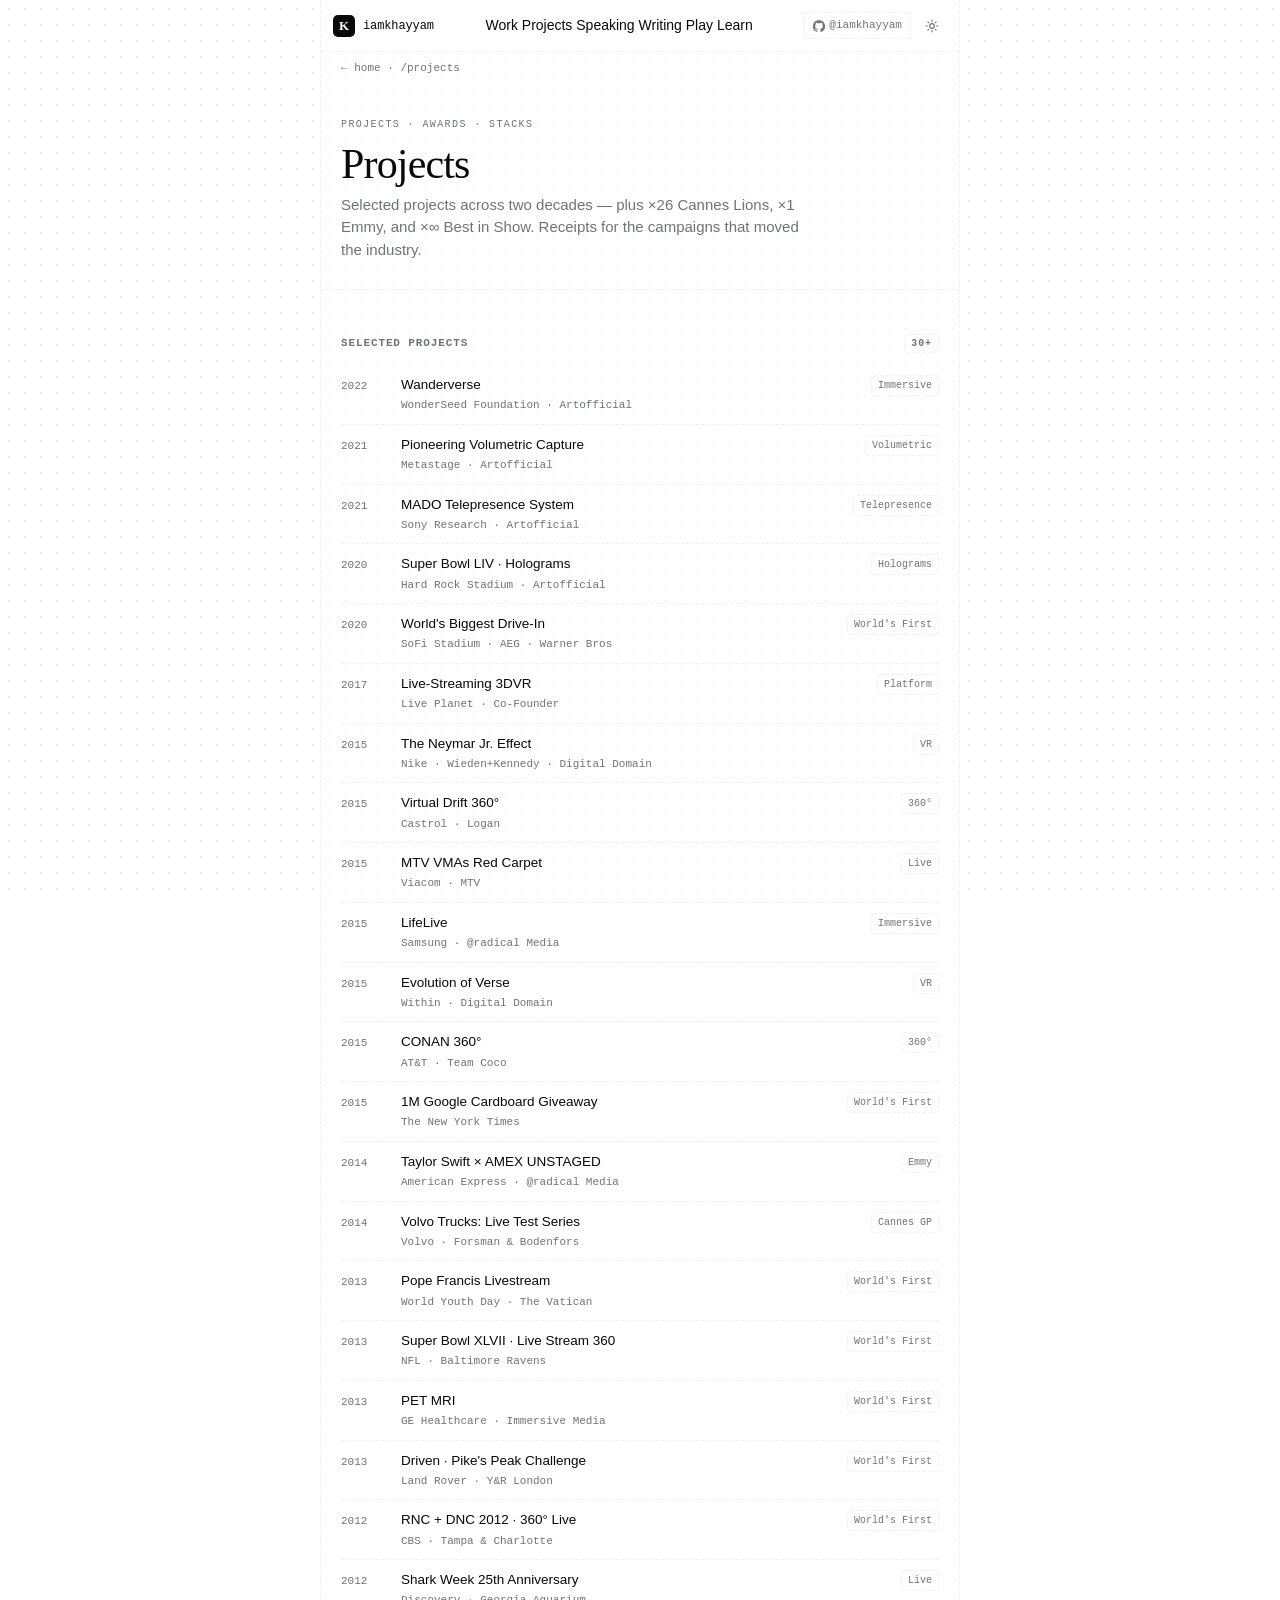
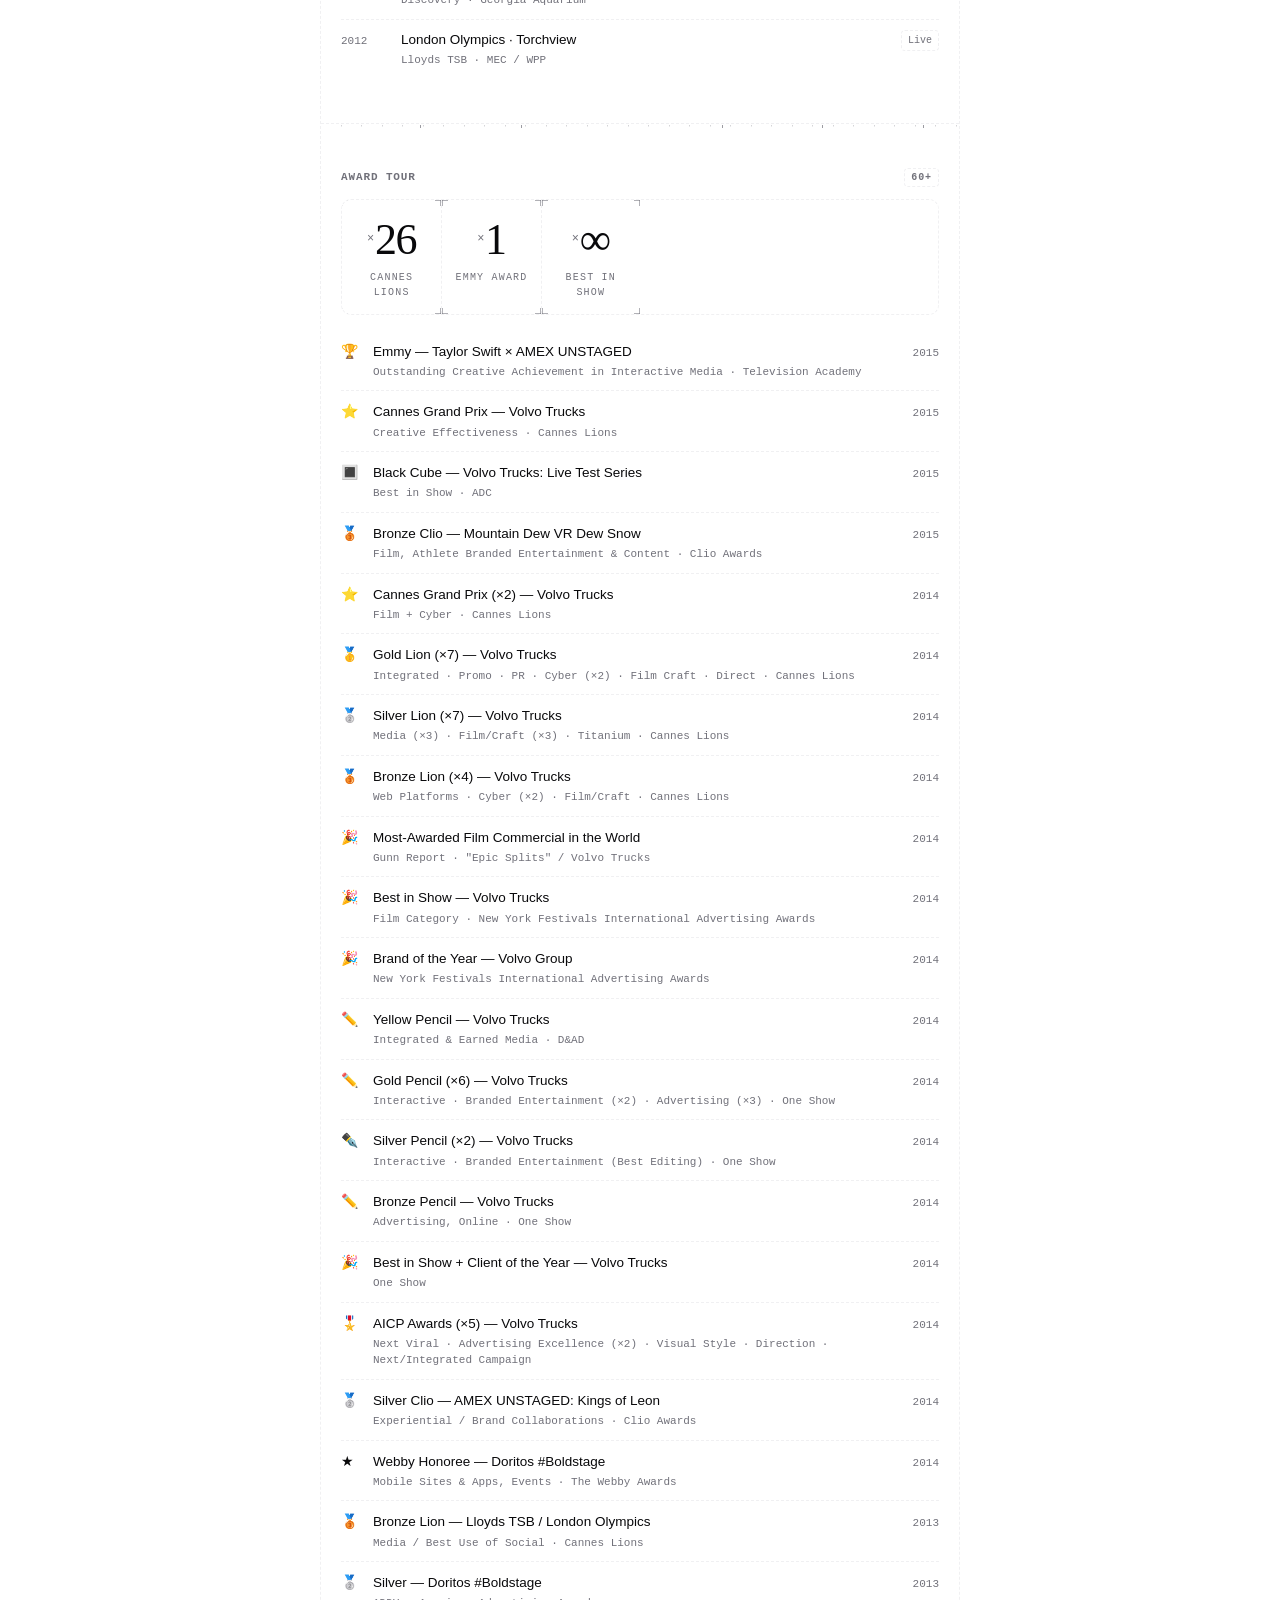
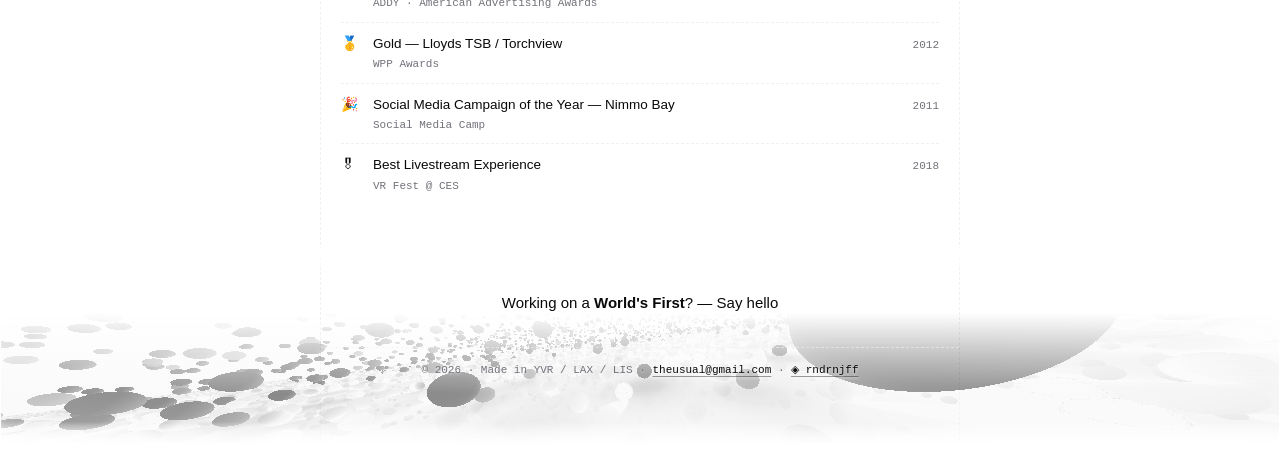
<file: awards/index.html>
<!DOCTYPE html>
<html lang="en" data-theme="light">
<head>
<meta charset="utf-8">
<meta name="viewport" content="width=device-width, initial-scale=1, viewport-fit=cover">
<title>Projects — Khayyam Wakil</title>
<meta name="description" content="Selected projects and the award tour: 26× Cannes Lions, Emmy, and a shelf of Best in Show for Khayyam Wakil.">
<meta name="theme-color" content="#ffffff">
<meta name="author" content="Khayyam Wakil">
<link rel="preconnect" href="https://fonts.googleapis.com">
<link rel="preconnect" href="https://fonts.gstatic.com" crossorigin>
<link href="https://fonts.googleapis.com/css2?family=Caveat:wght@500;600&display=swap" rel="stylesheet">
<link rel="stylesheet" href="../styles.css">
<style>
  /* Per-page overrides for subpages */
  .subhero {
    padding: 40px 20px 28px;
    border-bottom: 1px dashed var(--line);
  }
  .subhero .fig {
    font-family: var(--font-mono);
    font-size: 10px;
    letter-spacing: 0.14em;
    color: var(--muted-fg);
    display: block;
    margin-bottom: 10px;
  }
  .subhero h1 {
    font-family: var(--font-serif);
    font-weight: 500;
    font-size: 42px;
    line-height: 1.05;
    letter-spacing: -0.02em;
    margin: 0 0 8px;
  }
  .subhero .lede {
    color: var(--muted-fg);
    font-size: 15px;
    margin: 0;
    max-width: 55ch;
  }
  .breadcrumb {
    font-family: var(--font-mono);
    font-size: 11px;
    color: var(--muted-fg);
    padding: 8px 20px 0;
  }
  .breadcrumb a { color: var(--muted-fg); }
  .breadcrumb a:hover { color: var(--foreground); }
  @media (max-width: 540px) {
    .subhero h1 { font-size: 30px; }
    .subhero { padding: 28px 20px 20px; }
  }
</style>
</head>
<body>
<div class="frame" id="top">
  <nav class="nav" aria-label="Primary">
    <a class="nav-brand" href="../">
      <span class="mark">K</span>
      <span>iamkhayyam</span>
    </a>
    <div class="nav-links" role="navigation">
      <a href="../work/">Work</a>
      <a href="../awards/" aria-current="page">Projects</a>
      <a href="../speaking/">Speaking</a>
      <a href="../writing/">Writing</a>
      <a href="../play/">Play</a>
      <a href="../learn/">Learn</a>
    </div>
    <div class="nav-right">
      <a class="gh-stars" href="https://github.com/iamkhayyam" title="GitHub · @iamkhayyam">
        <svg viewBox="0 0 24 24" width="12" height="12" fill="currentColor"><path d="M12 .5a12 12 0 0 0-3.79 23.4c.6.11.82-.26.82-.58v-2.05c-3.34.73-4.04-1.61-4.04-1.61-.55-1.39-1.34-1.76-1.34-1.76-1.09-.74.08-.73.08-.73 1.2.08 1.83 1.24 1.83 1.24 1.07 1.84 2.81 1.31 3.5 1 .11-.78.42-1.31.76-1.61-2.66-.3-5.47-1.33-5.47-5.94 0-1.31.47-2.38 1.24-3.22-.13-.31-.54-1.54.12-3.21 0 0 1.01-.32 3.3 1.23a11.5 11.5 0 0 1 6 0c2.29-1.55 3.29-1.23 3.29-1.23.66 1.67.25 2.9.12 3.21.77.84 1.24 1.91 1.24 3.22 0 4.62-2.81 5.63-5.49 5.93.43.37.82 1.1.82 2.22v3.29c0 .32.22.7.83.58A12 12 0 0 0 12 .5Z"/></svg>
        @iamkhayyam
      </a>
      <button class="icon-btn" id="themeToggle" aria-label="Toggle theme" title="Toggle theme">
        <svg width="14" height="14" viewBox="0 0 24 24" fill="none" stroke="currentColor" stroke-width="2" stroke-linecap="round" stroke-linejoin="round"><circle cx="12" cy="12" r="4"></circle><path d="M12 2v2M12 20v2M4.93 4.93l1.41 1.41M17.66 17.66l1.41 1.41M2 12h2M20 12h2M4.93 19.07l1.41-1.41M17.66 6.34l1.41-1.41"></path></svg>
      </button>
    </div>
  </nav>

  <div class="breadcrumb">← <a href="../">home</a> · <span class="mono">/projects</span></div>

  <header class="subhero">
    <span class="fig">PROJECTS · AWARDS · STACKS</span>
    <h1>Projects</h1>
    <p class="lede">Selected projects across two decades — plus ×26 Cannes Lions, ×1 Emmy, and ×∞ Best in Show. Receipts for the campaigns that moved the industry.</p>
  </header>

  <!-- SELECTED PROJECTS -->
  <section id="projects" aria-labelledby="projects-t">
    <h2 class="sh" id="projects-t"><span>Selected Projects</span><span class="n">30+</span></h2>
    <div class="list">
      <div class="row"><span class="row-year">2022</span><span class="row-title">Wanderverse<span class="row-sub">WonderSeed Foundation · Artofficial</span></span><span class="row-meta">Immersive</span></div>
      <div class="row"><span class="row-year">2021</span><span class="row-title">Pioneering Volumetric Capture<span class="row-sub">Metastage · Artofficial</span></span><span class="row-meta">Volumetric</span></div>
      <div class="row"><span class="row-year">2021</span><span class="row-title">MADO Telepresence System<span class="row-sub">Sony Research · Artofficial</span></span><span class="row-meta">Telepresence</span></div>
      <div class="row"><span class="row-year">2020</span><span class="row-title">Super Bowl LIV · Holograms<span class="row-sub">Hard Rock Stadium · Artofficial</span></span><span class="row-meta">Holograms</span></div>
      <div class="row"><span class="row-year">2020</span><span class="row-title">World's Biggest Drive-In<span class="row-sub">SoFi Stadium · AEG · Warner Bros</span></span><span class="row-meta">World's First</span></div>
      <div class="row"><span class="row-year">2017</span><span class="row-title">Live-Streaming 3DVR<span class="row-sub">Live Planet · Co-Founder</span></span><span class="row-meta">Platform</span></div>
      <div class="row"><span class="row-year">2015</span><span class="row-title">The Neymar Jr. Effect<span class="row-sub">Nike · Wieden+Kennedy · Digital Domain</span></span><span class="row-meta">VR</span></div>
      <div class="row"><span class="row-year">2015</span><span class="row-title">Virtual Drift 360°<span class="row-sub">Castrol · Logan</span></span><span class="row-meta">360°</span></div>
      <div class="row"><span class="row-year">2015</span><span class="row-title">MTV VMAs Red Carpet<span class="row-sub">Viacom · MTV</span></span><span class="row-meta">Live</span></div>
      <div class="row"><span class="row-year">2015</span><span class="row-title">LifeLive<span class="row-sub">Samsung · @radical Media</span></span><span class="row-meta">Immersive</span></div>
      <div class="row"><span class="row-year">2015</span><span class="row-title">Evolution of Verse<span class="row-sub">Within · Digital Domain</span></span><span class="row-meta">VR</span></div>
      <div class="row"><span class="row-year">2015</span><span class="row-title">CONAN 360°<span class="row-sub">AT&amp;T · Team Coco</span></span><span class="row-meta">360°</span></div>
      <div class="row"><span class="row-year">2015</span><span class="row-title">1M Google Cardboard Giveaway<span class="row-sub">The New York Times</span></span><span class="row-meta">World's First</span></div>
      <div class="row"><span class="row-year">2014</span><span class="row-title">Taylor Swift × AMEX UNSTAGED<span class="row-sub">American Express · @radical Media</span></span><span class="row-meta">Emmy</span></div>
      <div class="row"><span class="row-year">2014</span><span class="row-title">Volvo Trucks: Live Test Series<span class="row-sub">Volvo · Forsman &amp; Bodenfors</span></span><span class="row-meta">Cannes GP</span></div>
      <div class="row"><span class="row-year">2013</span><span class="row-title">Pope Francis Livestream<span class="row-sub">World Youth Day · The Vatican</span></span><span class="row-meta">World's First</span></div>
      <div class="row"><span class="row-year">2013</span><span class="row-title">Super Bowl XLVII · Live Stream 360<span class="row-sub">NFL · Baltimore Ravens</span></span><span class="row-meta">World's First</span></div>
      <div class="row"><span class="row-year">2013</span><span class="row-title">PET MRI<span class="row-sub">GE Healthcare · Immersive Media</span></span><span class="row-meta">World's First</span></div>
      <div class="row"><span class="row-year">2013</span><span class="row-title">Driven · Pike's Peak Challenge<span class="row-sub">Land Rover · Y&amp;R London</span></span><span class="row-meta">World's First</span></div>
      <div class="row"><span class="row-year">2012</span><span class="row-title">RNC + DNC 2012 · 360° Live<span class="row-sub">CBS · Tampa &amp; Charlotte</span></span><span class="row-meta">World's First</span></div>
      <div class="row"><span class="row-year">2012</span><span class="row-title">Shark Week 25th Anniversary<span class="row-sub">Discovery · Georgia Aquarium</span></span><span class="row-meta">Live</span></div>
      <div class="row"><span class="row-year">2012</span><span class="row-title">London Olympics · Torchview<span class="row-sub">Lloyds TSB · MEC / WPP</span></span><span class="row-meta">Live</span></div>
    </div>
  </section>

  <!-- AWARDS -->
  <section id="awards" aria-labelledby="awards-t">
    <h2 class="sh" id="awards-t"><span>Award Tour</span><span class="n">60+</span></h2>
    <div class="stats" aria-label="Career recognitions">
      <div class="stat">
        <div class="stat-num"><span class="stat-mult">×</span>26</div>
        <div class="stat-label">Cannes Lions</div>
      </div>
      <div class="stat">
        <div class="stat-num"><span class="stat-mult">×</span>1</div>
        <div class="stat-label">Emmy Award</div>
      </div>
      <div class="stat">
        <div class="stat-num"><span class="stat-mult">×</span>∞</div>
        <div class="stat-label">Best in Show</div>
      </div>
    </div>
    <div class="list">
      <div class="award"><span class="award-mark">🏆</span><span><a href="https://www.emmys.com/shows/amex-unstaged-taylor-swift-experience">Emmy — Taylor Swift × AMEX UNSTAGED</a><span class="award-sub">Outstanding Creative Achievement in Interactive Media · Television Academy</span></span><span class="award-year">2015</span></div>
      <div class="award"><span class="award-mark">⭐</span><span><a href="https://www.canneslions.com/">Cannes Grand Prix — Volvo Trucks</a><span class="award-sub">Creative Effectiveness · Cannes Lions</span></span><span class="award-year">2015</span></div>
      <div class="award"><span class="award-mark">🔳</span><span><a href="http://adcglobal.org/advertising-gold-forsman-bodenfors-live-test-series-epic-split/">Black Cube — Volvo Trucks: Live Test Series</a><span class="award-sub">Best in Show · ADC</span></span><span class="award-year">2015</span></div>
      <div class="award"><span class="award-mark">🥉</span><span>Bronze Clio — Mountain Dew VR Dew Snow<span class="award-sub">Film, Athlete Branded Entertainment &amp; Content · Clio Awards</span></span><span class="award-year">2015</span></div>
      <div class="award"><span class="award-mark">⭐</span><span><a href="https://www.canneslions.com/">Cannes Grand Prix (×2) — Volvo Trucks</a><span class="award-sub">Film + Cyber · Cannes Lions</span></span><span class="award-year">2014</span></div>
      <div class="award"><span class="award-mark">🥇</span><span><a href="https://canneslions.com/">Gold Lion (×7) — Volvo Trucks</a><span class="award-sub">Integrated · Promo · PR · Cyber (×2) · Film Craft · Direct · Cannes Lions</span></span><span class="award-year">2014</span></div>
      <div class="award"><span class="award-mark">🥈</span><span><a href="http://canneslions.com/">Silver Lion (×7) — Volvo Trucks</a><span class="award-sub">Media (×3) · Film/Craft (×3) · Titanium · Cannes Lions</span></span><span class="award-year">2014</span></div>
      <div class="award"><span class="award-mark">🥉</span><span><a href="http://canneslions.com/">Bronze Lion (×4) — Volvo Trucks</a><span class="award-sub">Web Platforms · Cyber (×2) · Film/Craft · Cannes Lions</span></span><span class="award-year">2014</span></div>
      <div class="award"><span class="award-mark">🎉</span><span><a href="https://www.lbbonline.com/news/who-topped-the-2014-gunn-report">Most-Awarded Film Commercial in the World</a><span class="award-sub">Gunn Report · "Epic Splits" / Volvo Trucks</span></span><span class="award-year">2014</span></div>
      <div class="award"><span class="award-mark">🎉</span><span><a href="https://www.nyfadvertising.com/">Best in Show — Volvo Trucks</a><span class="award-sub">Film Category · New York Festivals International Advertising Awards</span></span><span class="award-year">2014</span></div>
      <div class="award"><span class="award-mark">🎉</span><span><a href="https://www.adobomagazine.com/global-news/forsman-bodenfors-epic-split-for-volvo-wins-best-in-show-at-2014-new-york-festivals/">Brand of the Year — Volvo Group</a><span class="award-sub">New York Festivals International Advertising Awards</span></span><span class="award-year">2014</span></div>
      <div class="award"><span class="award-mark">✏️</span><span><a href="https://www.dandad.org/awards/professional/2014/integrated-earned-media/23043/live-test-series-the-chase-360/">Yellow Pencil — Volvo Trucks</a><span class="award-sub">Integrated &amp; Earned Media · D&amp;AD</span></span><span class="award-year">2014</span></div>
      <div class="award"><span class="award-mark">✏️</span><span><a href="https://www.oneclub.org/awards/theoneshow/-award/20804/live-test-series-integrated-campaign">Gold Pencil (×6) — Volvo Trucks</a><span class="award-sub">Interactive · Branded Entertainment (×2) · Advertising (×3) · One Show</span></span><span class="award-year">2014</span></div>
      <div class="award"><span class="award-mark">✒️</span><span><a href="https://www.oneclub.org/awards/theoneshow/-award/20804/live-test-series-integrated-campaign">Silver Pencil (×2) — Volvo Trucks</a><span class="award-sub">Interactive · Branded Entertainment (Best Editing) · One Show</span></span><span class="award-year">2014</span></div>
      <div class="award"><span class="award-mark">✏️</span><span><a href="https://www.oneclub.org/awards/theoneshow/-award/20804/live-test-series-integrated-campaign">Bronze Pencil — Volvo Trucks</a><span class="award-sub">Advertising, Online · One Show</span></span><span class="award-year">2014</span></div>
      <div class="award"><span class="award-mark">🎉</span><span><a href="https://www.oneclub.org/awards/theoneshow/-award/20804/live-test-series-integrated-campaign">Best in Show + Client of the Year — Volvo Trucks</a><span class="award-sub">One Show</span></span><span class="award-year">2014</span></div>
      <div class="award"><span class="award-mark">🎖️</span><span>AICP Awards (×5) — Volvo Trucks<span class="award-sub">Next Viral · Advertising Excellence (×2) · Visual Style · Direction · Next/Integrated Campaign</span></span><span class="award-year">2014</span></div>
      <div class="award"><span class="award-mark">🥈</span><span><a href="https://clios.com/awards/winner/clio-music-events-engagement/american-express-unstaged-kings-of-leon-directed-b-3920">Silver Clio — AMEX UNSTAGED: Kings of Leon</a><span class="award-sub">Experiential / Brand Collaborations · Clio Awards</span></span><span class="award-year">2014</span></div>
      <div class="award"><span class="award-mark">★</span><span><a href="http://bit.ly/1FCIc2p">Webby Honoree — Doritos #Boldstage</a><span class="award-sub">Mobile Sites &amp; Apps, Events · The Webby Awards</span></span><span class="award-year">2014</span></div>
      <div class="award"><span class="award-mark">🥉</span><span><a href="http://canneslions.com/">Bronze Lion — Lloyds TSB / London Olympics</a><span class="award-sub">Media / Best Use of Social · Cannes Lions</span></span><span class="award-year">2013</span></div>
      <div class="award"><span class="award-mark">🥈</span><span>Silver — Doritos #Boldstage<span class="award-sub">ADDY · American Advertising Awards</span></span><span class="award-year">2013</span></div>
      <div class="award"><span class="award-mark">🥇</span><span>Gold — Lloyds TSB / Torchview<span class="award-sub">WPP Awards</span></span><span class="award-year">2012</span></div>
      <div class="award"><span class="award-mark">🎉</span><span><a href="https://biv.com/article/2011/02/nimmo-bay-360-resort-marketing-goes-viral">Social Media Campaign of the Year — Nimmo Bay</a><span class="award-sub">Social Media Camp</span></span><span class="award-year">2011</span></div>
      <div class="award"><span class="award-mark">🎖</span><span><a href="https://virtualrealityfestival.com/">Best Livestream Experience</a><span class="award-sub">VR Fest @ CES</span></span><span class="award-year">2018</span></div>
    </div>
  </section>


  <footer class="contact-shader" aria-label="Site footer">
    <canvas class="signature-shader" id="shaderCanvas" aria-hidden="true"></canvas>
    <p class="contact-p" style="text-align: center;">Working on a <strong>World's First</strong>? — <a href="mailto:theusual@gmail.com">Say hello</a></p>
    <div class="contact-meta">
      © <span id="year">2026</span> · Made in YVR / LAX / LIS · <a href="mailto:theusual@gmail.com">theusual@gmail.com</a> · <a href="https://www.shadertoy.com/view/lsX3WH" title="Shader by Reinder Nijhoff — CC BY-NC-SA 4.0">◈ rndrnjff</a>
    </div>
  </footer>

</div>

<script>
  (function () {
    const root = document.documentElement;
    const stored = localStorage.getItem('theme');
    const prefersDark = window.matchMedia('(prefers-color-scheme: dark)').matches;
    root.setAttribute('data-theme', stored || (prefersDark ? 'dark' : 'light'));
    document.getElementById('themeToggle').addEventListener('click', () => {
      const next = root.getAttribute('data-theme') === 'dark' ? 'light' : 'dark';
      root.setAttribute('data-theme', next);
      localStorage.setItem('theme', next);
    });
  })();
  document.getElementById('year').textContent = new Date().getFullYear();

  // Glow Card cursor tracking (used on /work)
  (function () {
    const grid = document.getElementById('glowGrid');
    if (!grid) return;
    grid.addEventListener('pointermove', (e) => {
      const card = e.target.closest('.glow-card');
      if (!card) return;
      const r = card.getBoundingClientRect();
      card.style.setProperty('--gx', (e.clientX - r.left) + 'px');
      card.style.setProperty('--gy', (e.clientY - r.top) + 'px');
    });
  })();
</script>
<script src="../shader-footer.js" defer></script>
</body>
</html>
</file>
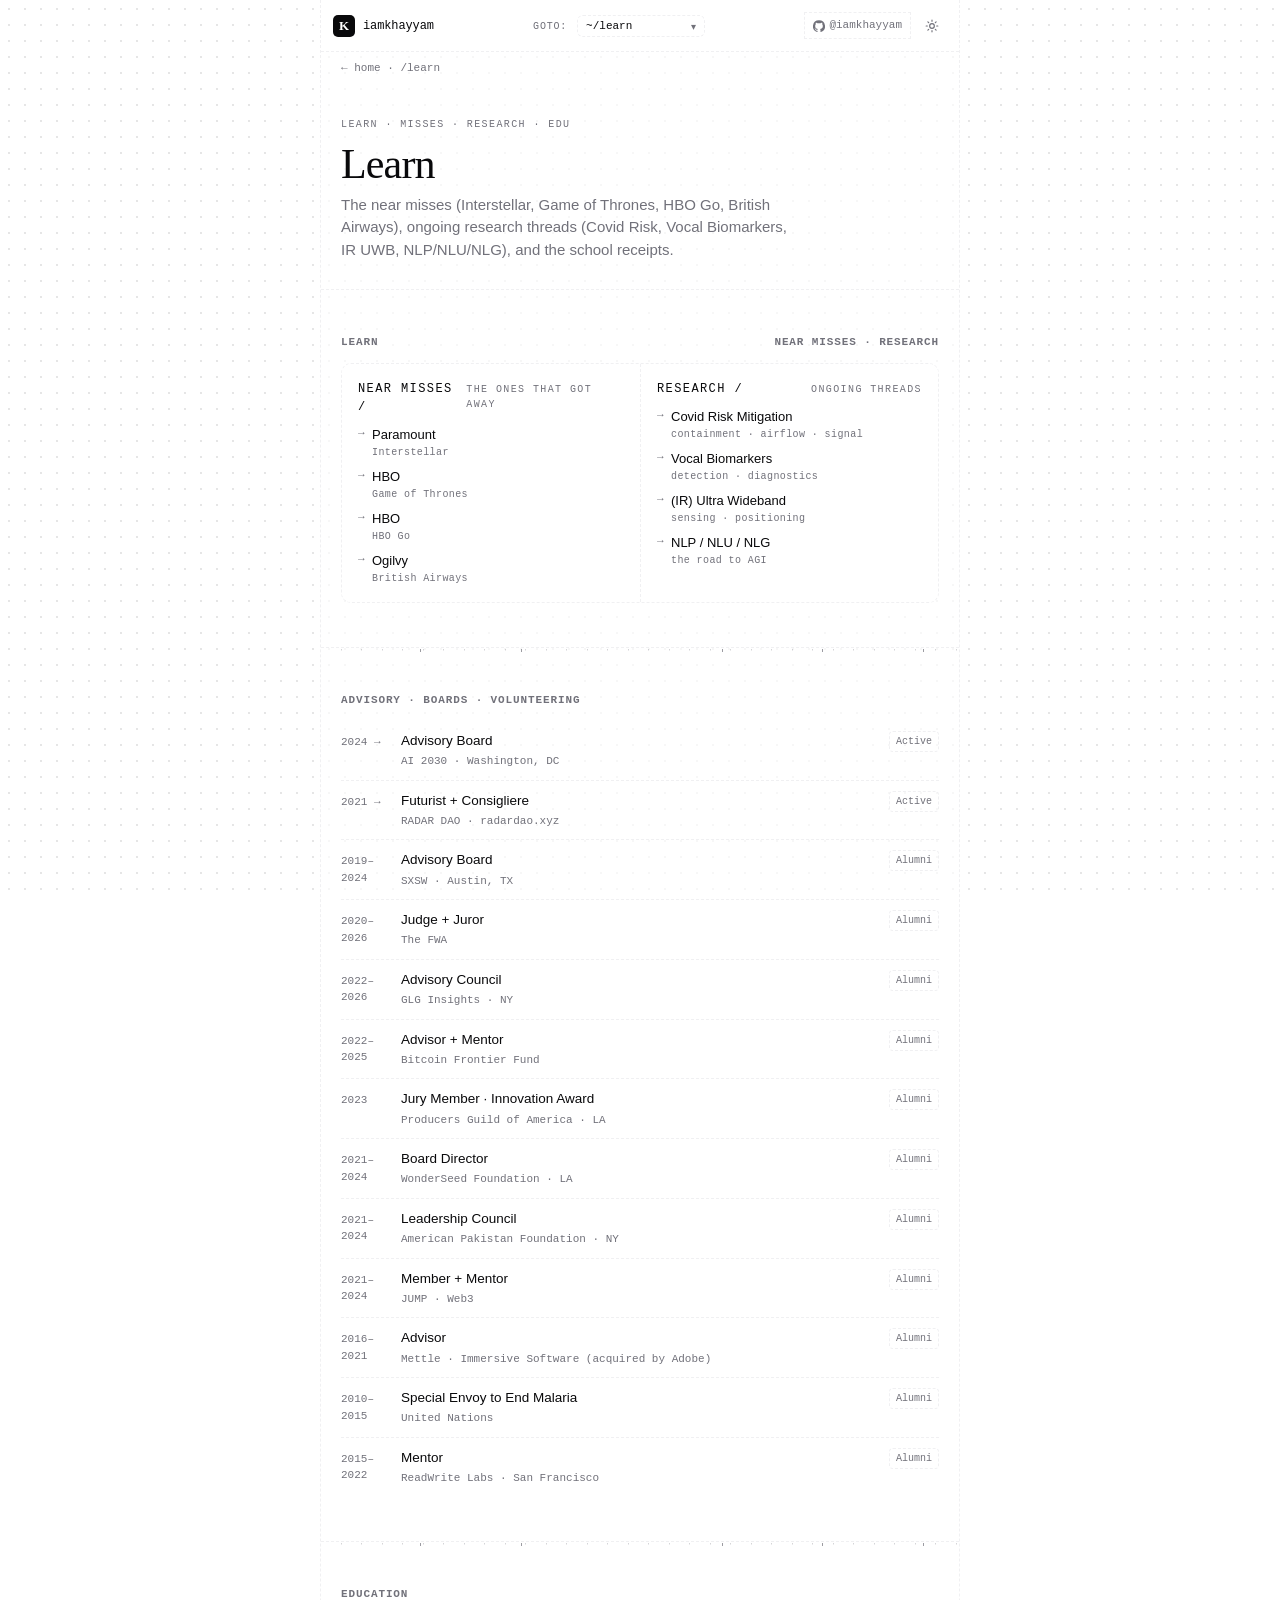
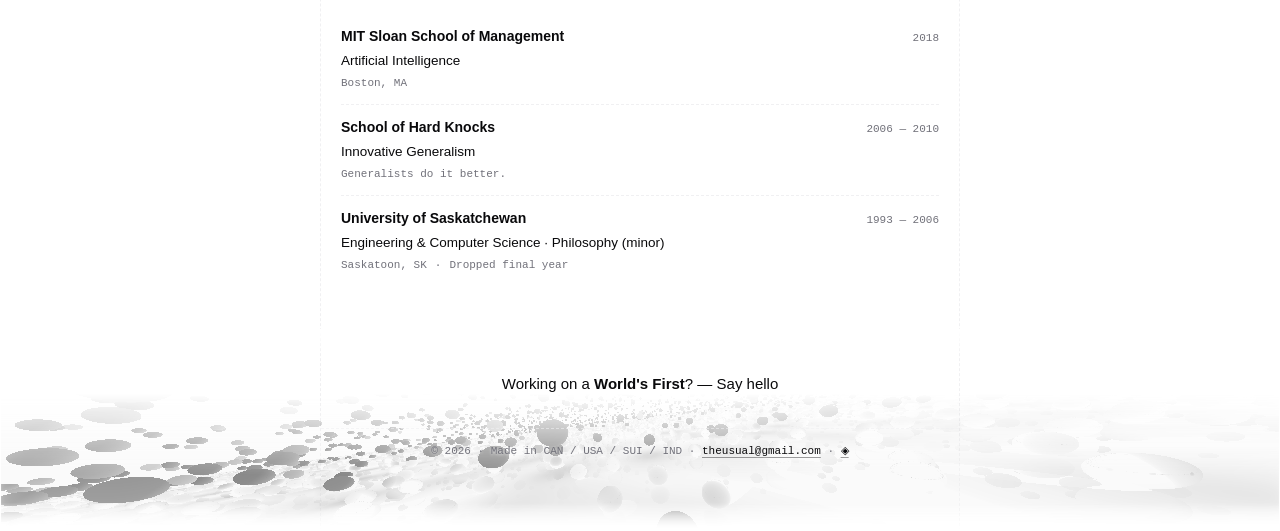
<file: learn/index.html>
<!DOCTYPE html>
<html lang="en" data-theme="dark">
<head>
<meta charset="utf-8">
<meta name="viewport" content="width=device-width, initial-scale=1, viewport-fit=cover">
<title>Learn — Khayyam Wakil</title>
<meta name="description" content="Near misses, ongoing research threads, and the education receipts.">
<meta name="theme-color" content="#ffffff">
<meta name="author" content="Khayyam Wakil">
<meta property="og:title" content="Learn — Khayyam Wakil">
<meta property="og:description" content="Near misses, ongoing research threads, and the education receipts.">
<meta property="og:url" content="https://iamkhayyam.xyz/learn/">
<meta property="og:type" content="website">
<meta property="og:image" content="https://iamkhayyam.xyz/og.png">
<meta property="og:image:width" content="2400">
<meta property="og:image:height" content="1260">
<meta property="og:image:alt" content="KHAYYAM WAKIL in ASCII block letters on a dark terminal card.">
<meta name="twitter:card" content="summary_large_image">
<meta name="twitter:creator" content="@iamkhayyam">
<meta name="twitter:title" content="Learn — Khayyam Wakil">
<meta name="twitter:description" content="Near misses, ongoing research threads, and the education receipts.">
<meta name="twitter:image" content="https://iamkhayyam.xyz/og.png">
<link rel="canonical" href="https://iamkhayyam.xyz/learn/">
<link rel="icon" href="/favicon.svg" type="image/svg+xml">
<script type="application/ld+json">
{
 "@context": "https://schema.org",
 "@type": "WebPage",
 "@id": "https://iamkhayyam.xyz/learn/#page",
 "url": "https://iamkhayyam.xyz/learn/",
 "name": "Learn — Khayyam Wakil",
 "description": "Near misses, ongoing research threads, and the education receipts.",
 "isPartOf": {
  "@id": "https://iamkhayyam.xyz/#website"
 },
 "about": {
  "@id": "https://iamkhayyam.xyz/#khayyam"
 },
 "breadcrumb": {
  "@type": "BreadcrumbList",
  "itemListElement": [
   {
    "@type": "ListItem",
    "position": 1,
    "name": "Home",
    "item": "https://iamkhayyam.xyz/"
   },
   {
    "@type": "ListItem",
    "position": 2,
    "name": "Learn",
    "item": "https://iamkhayyam.xyz/learn/"
   }
  ]
 }
}
</script>

<link rel="preconnect" href="https://fonts.googleapis.com">
<link rel="preconnect" href="https://fonts.gstatic.com" crossorigin>
<link href="https://fonts.googleapis.com/css2?family=Caveat:wght@500;600&display=swap" rel="stylesheet">
<link rel="stylesheet" href="../styles.css">
<style>
  /* Per-page overrides for subpages */
  .subhero {
    padding: 40px 20px 28px;
    border-bottom: 1px dashed var(--line);
  }
  .subhero .fig {
    font-family: var(--font-mono);
    font-size: 10px;
    letter-spacing: 0.14em;
    color: var(--muted-fg);
    display: block;
    margin-bottom: 10px;
  }
  .subhero h1 {
    font-family: var(--font-serif);
    font-weight: 500;
    font-size: 42px;
    line-height: 1.05;
    letter-spacing: -0.02em;
    margin: 0 0 8px;
  }
  .subhero .lede {
    color: var(--muted-fg);
    font-size: 15px;
    margin: 0;
    max-width: 55ch;
  }
  .breadcrumb {
    font-family: var(--font-mono);
    font-size: 11px;
    color: var(--muted-fg);
    padding: 8px 20px 0;
  }
  .breadcrumb a { color: var(--muted-fg); }
  .breadcrumb a:hover { color: var(--foreground); }
  @media (max-width: 540px) {
    .subhero h1 { font-size: 30px; }
    .subhero { padding: 28px 20px 20px; }
  }
</style>
</head>
<body>
<div class="frame" id="top">
  <nav class="nav" aria-label="Primary">
    <a class="nav-brand" href="../">
      <span class="mark">K</span>
      <span>iamkhayyam</span>
    </a>
    <span class="nav-goto">
      <select aria-label="Go to page" onchange="if(this.value)location.href=this.value">
        <option value="/">~/</option>
        <option value="/work/">~/work</option>
        <option value="/projects/">~/projects</option>
        <option value="/speaking/">~/speaking</option>
        <option value="/play/">~/play</option>
        <option value="/learn/" selected>~/learn</option>
        <option value="/writing/">~/writing</option>
      </select>
    </span>
    <div class="nav-right">
      <a class="gh-stars" href="https://github.com/iamkhayyam" title="GitHub · @iamkhayyam">
        <svg viewBox="0 0 24 24" width="12" height="12" fill="currentColor"><path d="M12 .5a12 12 0 0 0-3.79 23.4c.6.11.82-.26.82-.58v-2.05c-3.34.73-4.04-1.61-4.04-1.61-.55-1.39-1.34-1.76-1.34-1.76-1.09-.74.08-.73.08-.73 1.2.08 1.83 1.24 1.83 1.24 1.07 1.84 2.81 1.31 3.5 1 .11-.78.42-1.31.76-1.61-2.66-.3-5.47-1.33-5.47-5.94 0-1.31.47-2.38 1.24-3.22-.13-.31-.54-1.54.12-3.21 0 0 1.01-.32 3.3 1.23a11.5 11.5 0 0 1 6 0c2.29-1.55 3.29-1.23 3.29-1.23.66 1.67.25 2.9.12 3.21.77.84 1.24 1.91 1.24 3.22 0 4.62-2.81 5.63-5.49 5.93.43.37.82 1.1.82 2.22v3.29c0 .32.22.7.83.58A12 12 0 0 0 12 .5Z"/></svg>
        @iamkhayyam
      </a>
      <button class="icon-btn" id="themeToggle" aria-label="Toggle theme" title="Toggle theme">
        <svg width="14" height="14" viewBox="0 0 24 24" fill="none" stroke="currentColor" stroke-width="2" stroke-linecap="round" stroke-linejoin="round"><circle cx="12" cy="12" r="4"></circle><path d="M12 2v2M12 20v2M4.93 4.93l1.41 1.41M17.66 17.66l1.41 1.41M2 12h2M20 12h2M4.93 19.07l1.41-1.41M17.66 6.34l1.41-1.41"></path></svg>
      </button>
    </div>
  </nav>

  <div class="breadcrumb">← <a href="../">home</a> · <span class="mono">/learn</span></div>

  <header class="subhero">
    <span class="fig">LEARN · MISSES · RESEARCH · EDU</span>
    <h1>Learn</h1>
    <p class="lede">The near misses (Interstellar, Game of Thrones, HBO Go, British Airways), ongoing research threads (Covid Risk, Vocal Biomarkers, IR UWB, NLP/NLU/NLG), and the school receipts.</p>
  </header>

  <!-- LEARN · Near Misses + Research -->
  <section id="learn" aria-labelledby="learn-t">
    <h2 class="sh" id="learn-t"><span>Learn</span><span class="more">Near Misses · Research</span></h2>
    <div class="learn-grid">
      <div class="learn-col">
        <div class="learn-head">
          <span class="sig">Near Misses /</span>
          <span>the ones that got away</span>
        </div>
        <ul class="learn-list">
          <li>Paramount<span class="learn-sub">Interstellar</span></li>
          <li>HBO<span class="learn-sub">Game of Thrones</span></li>
          <li>HBO<span class="learn-sub">HBO Go</span></li>
          <li>Ogilvy<span class="learn-sub">British Airways</span></li>
        </ul>
      </div>
      <div class="learn-col">
        <div class="learn-head">
          <span class="sig">Research /</span>
          <span>ongoing threads</span>
        </div>
        <ul class="learn-list">
          <li>Covid Risk Mitigation<span class="learn-sub">containment · airflow · signal</span></li>
          <li>Vocal Biomarkers<span class="learn-sub">detection · diagnostics</span></li>
          <li>(IR) Ultra Wideband<span class="learn-sub">sensing · positioning</span></li>
          <li>NLP / NLU / NLG<span class="learn-sub">the road to AGI</span></li>
        </ul>
      </div>
    </div>
  </section>


  <!-- ADVISORY -->
  <section id="advisory" aria-labelledby="advisory-t">
    <h2 class="sh" id="advisory-t"><span>Advisory · Boards · Volunteering</span></h2>
    <div class="list">
      <div class="row"><span class="row-year">2024 →</span><span class="row-title">Advisory Board<span class="row-sub">AI 2030 · Washington, DC</span></span><span class="row-meta">Active</span></div>
      <div class="row"><span class="row-year">2021 →</span><span class="row-title">Futurist + Consigliere<span class="row-sub">RADAR DAO · radardao.xyz</span></span><span class="row-meta">Active</span></div>
      <div class="row"><span class="row-year">2019–2024</span><span class="row-title">Advisory Board<span class="row-sub">SXSW · Austin, TX</span></span><span class="row-meta">Alumni</span></div>
      <div class="row"><span class="row-year">2020–2026</span><span class="row-title">Judge + Juror<span class="row-sub">The FWA</span></span><span class="row-meta">Alumni</span></div>
      <div class="row"><span class="row-year">2022–2026</span><span class="row-title">Advisory Council<span class="row-sub">GLG Insights · NY</span></span><span class="row-meta">Alumni</span></div>
      <div class="row"><span class="row-year">2022–2025</span><span class="row-title">Advisor + Mentor<span class="row-sub">Bitcoin Frontier Fund</span></span><span class="row-meta">Alumni</span></div>
      <div class="row"><span class="row-year">2023</span><span class="row-title">Jury Member · Innovation Award<span class="row-sub">Producers Guild of America · LA</span></span><span class="row-meta">Alumni</span></div>
      <div class="row"><span class="row-year">2021–2024</span><span class="row-title">Board Director<span class="row-sub">WonderSeed Foundation · LA</span></span><span class="row-meta">Alumni</span></div>
      <div class="row"><span class="row-year">2021–2024</span><span class="row-title">Leadership Council<span class="row-sub">American Pakistan Foundation · NY</span></span><span class="row-meta">Alumni</span></div>
      <div class="row"><span class="row-year">2021–2024</span><span class="row-title">Member + Mentor<span class="row-sub">JUMP · Web3</span></span><span class="row-meta">Alumni</span></div>
      <div class="row"><span class="row-year">2016–2021</span><span class="row-title">Advisor<span class="row-sub">Mettle · Immersive Software (acquired by Adobe)</span></span><span class="row-meta">Alumni</span></div>
      <div class="row"><span class="row-year">2010–2015</span><span class="row-title">Special Envoy to End Malaria<span class="row-sub">United Nations</span></span><span class="row-meta">Alumni</span></div>
      <div class="row"><span class="row-year">2015–2022</span><span class="row-title">Mentor<span class="row-sub">ReadWrite Labs · San Francisco</span></span><span class="row-meta">Alumni</span></div>
    </div>
  </section>


  <!-- EDUCATION -->
  <section id="education" aria-labelledby="education-t">
    <h2 class="sh" id="education-t"><span>Education</span></h2>
    <div class="job">
      <div class="job-head">
        <span class="job-co">MIT Sloan School of Management</span>
        <span class="job-when">2018</span>
      </div>
      <div class="job-role">Artificial Intelligence</div>
      <div class="job-meta"><span>Boston, MA</span></div>
    </div>
    <div class="job">
      <div class="job-head">
        <span class="job-co">School of Hard Knocks</span>
        <span class="job-when">2006 — 2010</span>
      </div>
      <div class="job-role">Innovative Generalism</div>
      <div class="job-meta"><span>Generalists do it better.</span></div>
    </div>
    <div class="job">
      <div class="job-head">
        <span class="job-co">University of Saskatchewan</span>
        <span class="job-when">1993 — 2006</span>
      </div>
      <div class="job-role">Engineering &amp; Computer Science · Philosophy (minor)</div>
      <div class="job-meta"><span>Saskatoon, SK</span><span>·</span><span>Dropped final year</span></div>
    </div>
  </section>


  <footer class="contact-shader" aria-label="Site footer">
    <canvas class="signature-shader" id="shaderCanvas" aria-hidden="true"></canvas>
    <p class="contact-p" style="text-align: center;">Working on a <strong>World's First</strong>? — <a href="mailto:theusual@gmail.com">Say hello</a></p>
    <div class="contact-meta">
      © <span id="year">2026</span> · Made in CAN / USA / SUI / IND · <a href="mailto:theusual@gmail.com">theusual@gmail.com</a> · <a href="https://www.shadertoy.com/view/lsX3WH" title="Shader by Reinder Nijhoff — CC BY-NC-SA 4.0">◈</a>
    </div>
  </footer>

</div>

<script>
  (function () {
    const root = document.documentElement;
    const stored = localStorage.getItem('theme');
    const prefersDark = window.matchMedia('(prefers-color-scheme: dark)').matches;
    root.setAttribute('data-theme', stored || (prefersDark ? 'dark' : 'light'));
    document.getElementById('themeToggle').addEventListener('click', () => {
      const next = root.getAttribute('data-theme') === 'dark' ? 'light' : 'dark';
      root.setAttribute('data-theme', next);
      localStorage.setItem('theme', next);
    });
  })();
  document.getElementById('year').textContent = new Date().getFullYear();

  // Glow Card cursor tracking (used on /work)
  (function () {
    const grid = document.getElementById('glowGrid');
    if (!grid) return;
    grid.addEventListener('pointermove', (e) => {
      const card = e.target.closest('.glow-card');
      if (!card) return;
      const r = card.getBoundingClientRect();
      card.style.setProperty('--gx', (e.clientX - r.left) + 'px');
      card.style.setProperty('--gy', (e.clientY - r.top) + 'px');
    });
  })();
</script>
<script src="../shader-footer.js" defer></script>
</body>
</html>
</file>
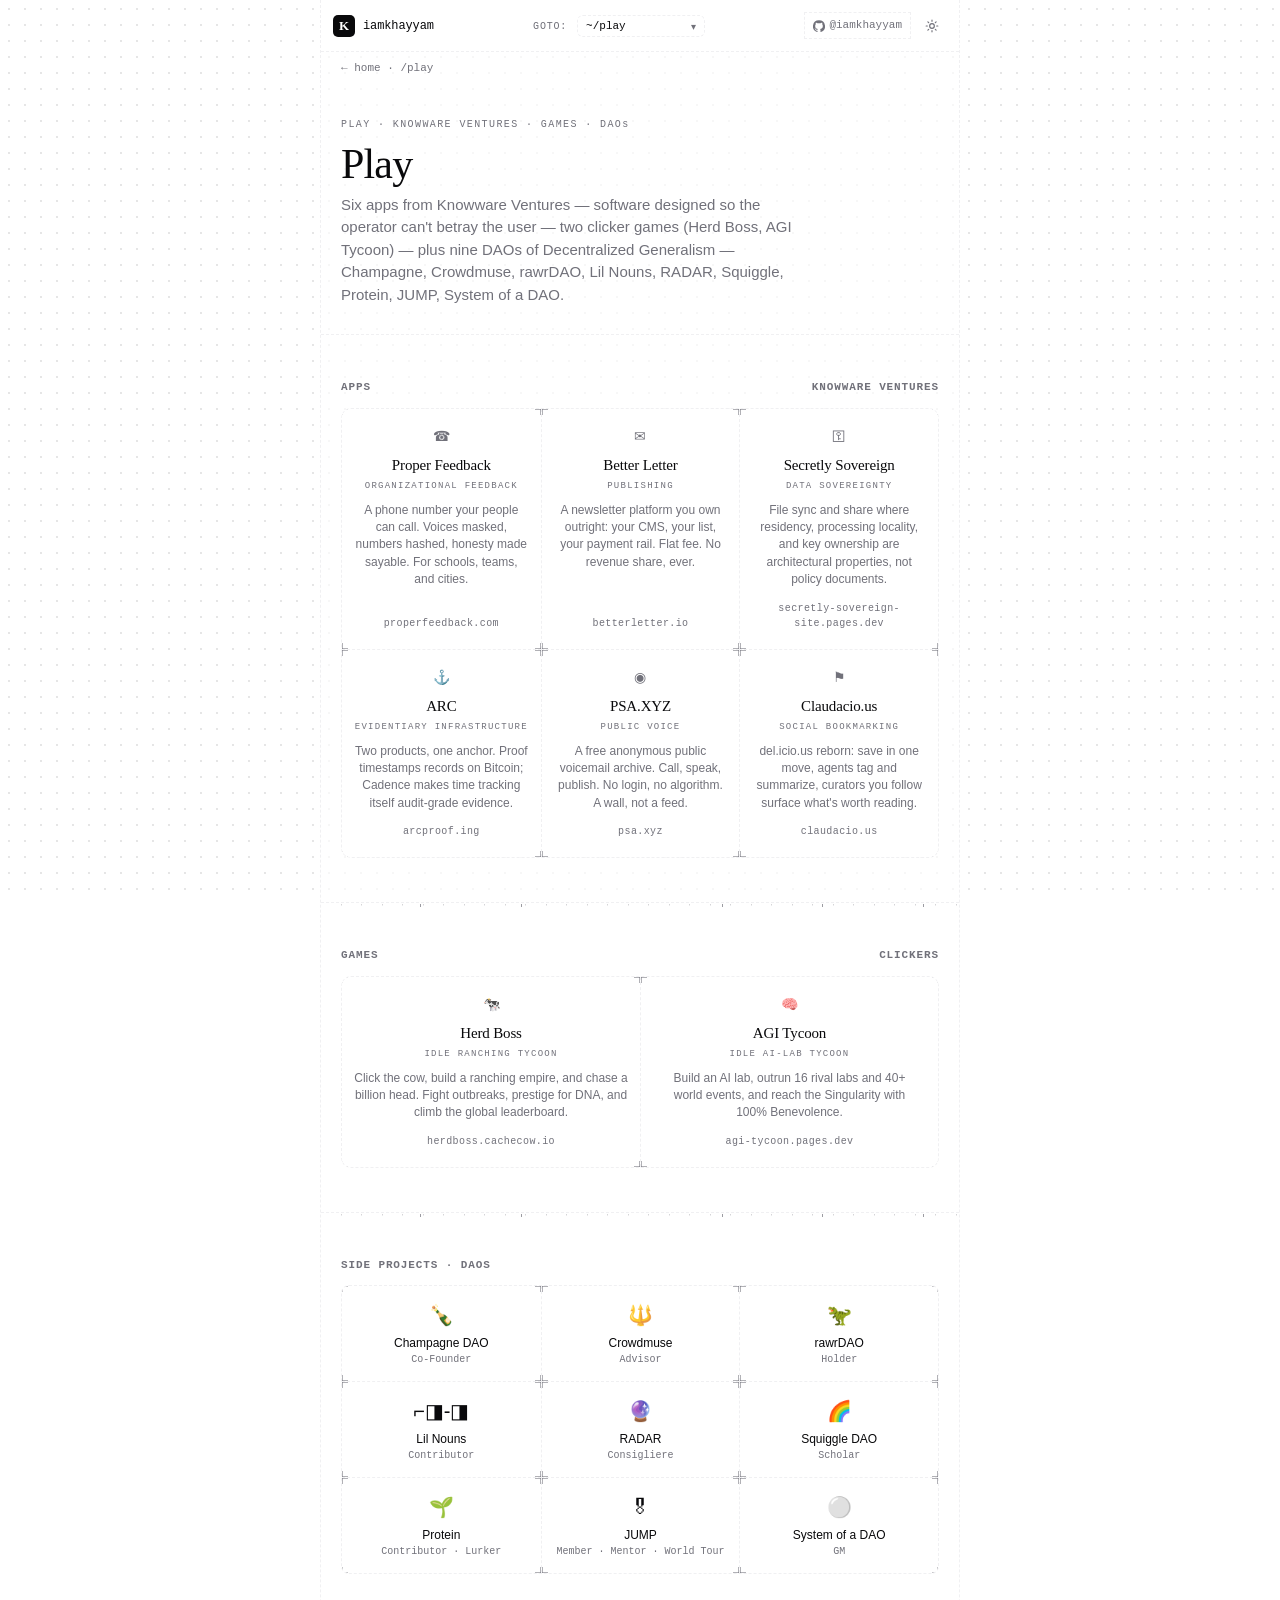
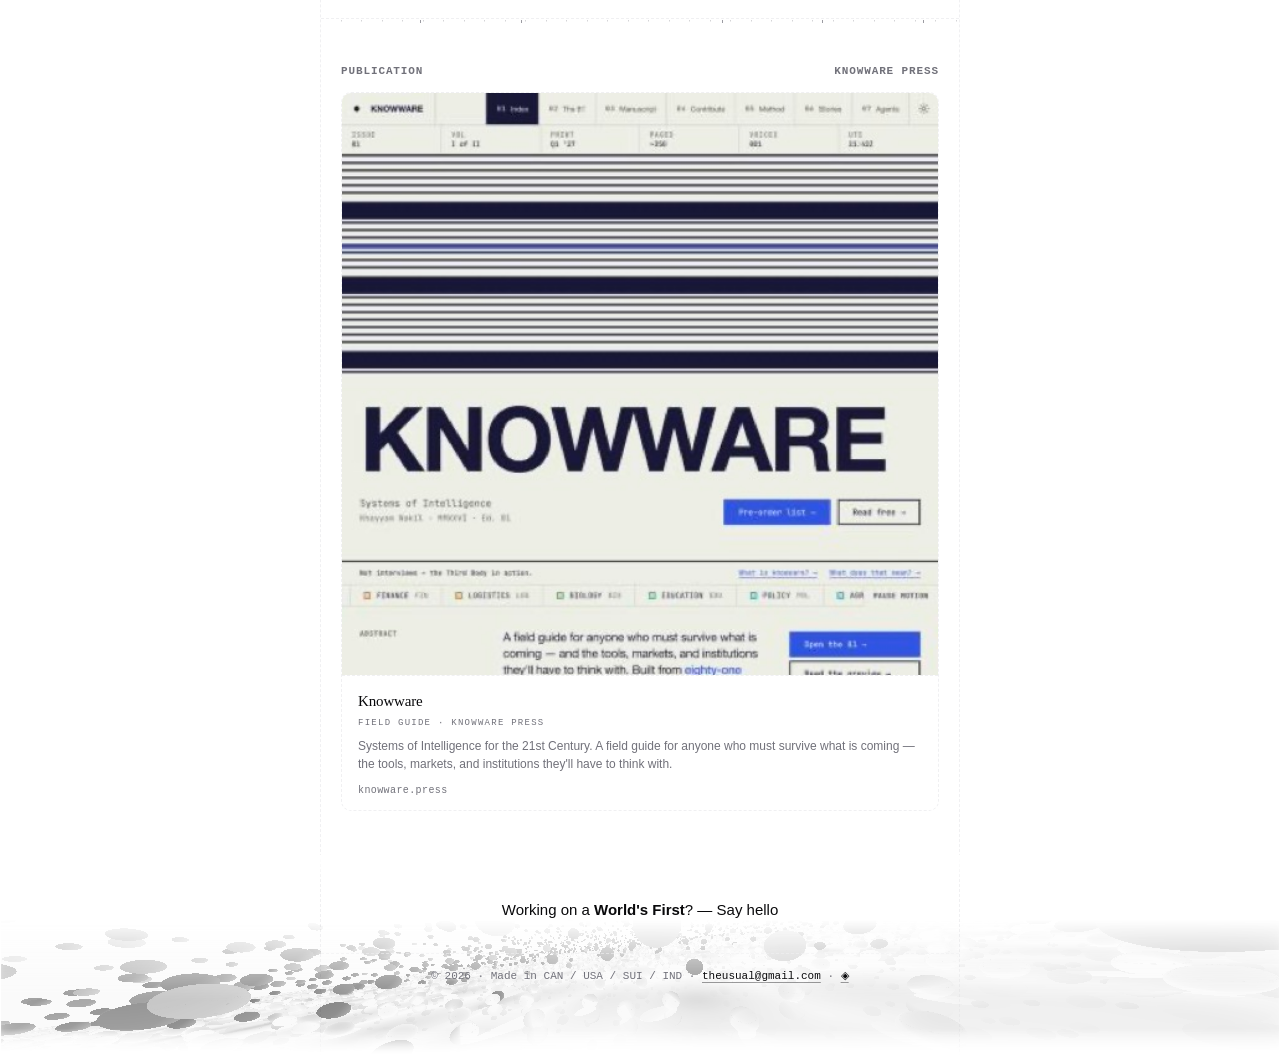
<file: play/index.html>
<!DOCTYPE html>
<html lang="en" data-theme="dark">
<head>
<meta charset="utf-8">
<meta name="viewport" content="width=device-width, initial-scale=1, viewport-fit=cover">
<title>Play — Khayyam Wakil</title>
<meta name="description" content="Six apps from Knowware Ventures, two clicker games — and the DAOs Khayyam contributes to.">
<meta name="theme-color" content="#ffffff">
<meta name="author" content="Khayyam Wakil">
<meta property="og:title" content="Play — Khayyam Wakil">
<meta property="og:description" content="Six apps from Knowware Ventures, two clicker games — and the DAOs Khayyam contributes to.">
<meta property="og:url" content="https://iamkhayyam.xyz/play/">
<meta property="og:type" content="website">
<meta property="og:image" content="https://iamkhayyam.xyz/og.png">
<meta property="og:image:width" content="2400">
<meta property="og:image:height" content="1260">
<meta property="og:image:alt" content="KHAYYAM WAKIL in ASCII block letters on a dark terminal card.">
<meta name="twitter:card" content="summary_large_image">
<meta name="twitter:creator" content="@iamkhayyam">
<meta name="twitter:title" content="Play — Khayyam Wakil">
<meta name="twitter:description" content="Six apps from Knowware Ventures, two clicker games — and the DAOs Khayyam contributes to.">
<meta name="twitter:image" content="https://iamkhayyam.xyz/og.png">
<link rel="canonical" href="https://iamkhayyam.xyz/play/">
<link rel="icon" href="/favicon.svg" type="image/svg+xml">
<script type="application/ld+json">
{
 "@context": "https://schema.org",
 "@type": "WebPage",
 "@id": "https://iamkhayyam.xyz/play/#page",
 "url": "https://iamkhayyam.xyz/play/",
 "name": "Play — Khayyam Wakil",
 "description": "Six apps from Knowware Ventures, two clicker games — and the DAOs Khayyam contributes to.",
 "isPartOf": {
  "@id": "https://iamkhayyam.xyz/#website"
 },
 "about": {
  "@id": "https://iamkhayyam.xyz/#khayyam"
 },
 "breadcrumb": {
  "@type": "BreadcrumbList",
  "itemListElement": [
   {
    "@type": "ListItem",
    "position": 1,
    "name": "Home",
    "item": "https://iamkhayyam.xyz/"
   },
   {
    "@type": "ListItem",
    "position": 2,
    "name": "Play",
    "item": "https://iamkhayyam.xyz/play/"
   }
  ]
 }
}
</script>

<link rel="preconnect" href="https://fonts.googleapis.com">
<link rel="preconnect" href="https://fonts.gstatic.com" crossorigin>
<link href="https://fonts.googleapis.com/css2?family=Caveat:wght@500;600&display=swap" rel="stylesheet">
<link rel="stylesheet" href="../styles.css">
<style>
  /* Per-page overrides for subpages */
  .subhero {
    padding: 40px 20px 28px;
    border-bottom: 1px dashed var(--line);
  }
  .subhero .fig {
    font-family: var(--font-mono);
    font-size: 10px;
    letter-spacing: 0.14em;
    color: var(--muted-fg);
    display: block;
    margin-bottom: 10px;
  }
  .subhero h1 {
    font-family: var(--font-serif);
    font-weight: 500;
    font-size: 42px;
    line-height: 1.05;
    letter-spacing: -0.02em;
    margin: 0 0 8px;
  }
  .subhero .lede {
    color: var(--muted-fg);
    font-size: 15px;
    margin: 0;
    max-width: 55ch;
  }
  .breadcrumb {
    font-family: var(--font-mono);
    font-size: 11px;
    color: var(--muted-fg);
    padding: 8px 20px 0;
  }
  .breadcrumb a { color: var(--muted-fg); }
  .breadcrumb a:hover { color: var(--foreground); }
  @media (max-width: 540px) {
    .subhero h1 { font-size: 30px; }
    .subhero { padding: 28px 20px 20px; }
  }
</style>
</head>
<body>
<div class="frame" id="top">
  <nav class="nav" aria-label="Primary">
    <a class="nav-brand" href="../">
      <span class="mark">K</span>
      <span>iamkhayyam</span>
    </a>
    <span class="nav-goto">
      <select aria-label="Go to page" onchange="if(this.value)location.href=this.value">
        <option value="/">~/</option>
        <option value="/work/">~/work</option>
        <option value="/projects/">~/projects</option>
        <option value="/speaking/">~/speaking</option>
        <option value="/play/" selected>~/play</option>
        <option value="/learn/">~/learn</option>
        <option value="/writing/">~/writing</option>
      </select>
    </span>
    <div class="nav-right">
      <a class="gh-stars" href="https://github.com/iamkhayyam" title="GitHub · @iamkhayyam">
        <svg viewBox="0 0 24 24" width="12" height="12" fill="currentColor"><path d="M12 .5a12 12 0 0 0-3.79 23.4c.6.11.82-.26.82-.58v-2.05c-3.34.73-4.04-1.61-4.04-1.61-.55-1.39-1.34-1.76-1.34-1.76-1.09-.74.08-.73.08-.73 1.2.08 1.83 1.24 1.83 1.24 1.07 1.84 2.81 1.31 3.5 1 .11-.78.42-1.31.76-1.61-2.66-.3-5.47-1.33-5.47-5.94 0-1.31.47-2.38 1.24-3.22-.13-.31-.54-1.54.12-3.21 0 0 1.01-.32 3.3 1.23a11.5 11.5 0 0 1 6 0c2.29-1.55 3.29-1.23 3.29-1.23.66 1.67.25 2.9.12 3.21.77.84 1.24 1.91 1.24 3.22 0 4.62-2.81 5.63-5.49 5.93.43.37.82 1.1.82 2.22v3.29c0 .32.22.7.83.58A12 12 0 0 0 12 .5Z"/></svg>
        @iamkhayyam
      </a>
      <button class="icon-btn" id="themeToggle" aria-label="Toggle theme" title="Toggle theme">
        <svg width="14" height="14" viewBox="0 0 24 24" fill="none" stroke="currentColor" stroke-width="2" stroke-linecap="round" stroke-linejoin="round"><circle cx="12" cy="12" r="4"></circle><path d="M12 2v2M12 20v2M4.93 4.93l1.41 1.41M17.66 17.66l1.41 1.41M2 12h2M20 12h2M4.93 19.07l1.41-1.41M17.66 6.34l1.41-1.41"></path></svg>
      </button>
    </div>
  </nav>

  <div class="breadcrumb">← <a href="../">home</a> · <span class="mono">/play</span></div>

  <header class="subhero">
    <span class="fig">PLAY · KNOWWARE VENTURES · GAMES · DAOs</span>
    <h1>Play</h1>
    <p class="lede">Six apps from Knowware Ventures — software designed so the operator can&#39;t betray the user — two clicker games (Herd Boss, AGI Tycoon) — plus nine DAOs of Decentralized Generalism — Champagne, Crowdmuse, rawrDAO, Lil Nouns, RADAR, Squiggle, Protein, JUMP, System of a DAO.</p>
  </header>

  <!-- PLAY · concepts + domains -->
  <section id="play" aria-labelledby="play-t">
    <h2 class="sh" id="play-t"><span>Apps</span><span class="more">Knowware Ventures</span></h2>
    <div class="play-grid">
      <a class="play-item" href="https://properfeedback.com" data-thumb="img/proper-feedback.webp">
        <span class="play-glyph">☎</span>
        <span class="play-name">Proper Feedback</span>
        <span class="play-tag">Organizational feedback</span>
        <span class="play-desc">A phone number your people can call. Voices masked, numbers hashed, honesty made sayable. For schools, teams, and cities.</span>
        <span class="play-domain">properfeedback.com</span>
      </a>
      <a class="play-item" href="https://better-letter.pages.dev/" data-thumb="img/better-letter.webp">
        <span class="play-glyph">✉</span>
        <span class="play-name">Better Letter</span>
        <span class="play-tag">Publishing</span>
        <span class="play-desc">A newsletter platform you own outright: your CMS, your list, your payment rail. Flat fee. No revenue share, ever.</span>
        <span class="play-domain">betterletter.io</span>
      </a>
      <a class="play-item" href="https://secretly-sovereign-site.pages.dev" data-thumb="img/secretly-sovereign.webp">
        <span class="play-glyph">⚿</span>
        <span class="play-name">Secretly Sovereign</span>
        <span class="play-tag">Data sovereignty</span>
        <span class="play-desc">File sync and share where residency, processing locality, and key ownership are architectural properties, not policy documents.</span>
        <span class="play-domain">secretly-sovereign-site.pages.dev</span>
      </a>
      <a class="play-item" href="https://arcproof.ing" data-thumb="img/arcproof.webp">
        <span class="play-glyph">⚓</span>
        <span class="play-name">ARC</span>
        <span class="play-tag">Evidentiary infrastructure</span>
        <span class="play-desc">Two products, one anchor. Proof timestamps records on Bitcoin; Cadence makes time tracking itself audit-grade evidence.</span>
        <span class="play-domain">arcproof.ing</span>
      </a>
      <a class="play-item" href="https://psa.xyz" data-thumb="img/psa.webp">
        <span class="play-glyph">◉</span>
        <span class="play-name">PSA.XYZ</span>
        <span class="play-tag">Public voice</span>
        <span class="play-desc">A free anonymous public voicemail archive. Call, speak, publish. No login, no algorithm. A wall, not a feed.</span>
        <span class="play-domain">psa.xyz</span>
      </a>
      <a class="play-item" href="https://claudacio.us" data-thumb="img/claudacious.webp">
        <span class="play-glyph">⚑</span>
        <span class="play-name">Claudacio.us</span>
        <span class="play-tag">Social bookmarking</span>
        <span class="play-desc">del.icio.us reborn: save in one move, agents tag and summarize, curators you follow surface what&#39;s worth reading.</span>
        <span class="play-domain">claudacio.us</span>
      </a>
    </div>
  </section>

  <div class="play-peek" id="playPeek" aria-hidden="true"><img alt="" width="480" height="300"></div>


  <!-- GAMES -->
  <section id="games" aria-labelledby="games-t">
    <h2 class="sh" id="games-t"><span>Games</span><span class="more">Clickers</span></h2>
    <div class="play-grid play-grid--2">
      <a class="play-item" href="https://herdboss.cachecow.io" data-thumb="img/herd-boss.webp">
        <span class="play-glyph">🐄</span>
        <span class="play-name">Herd Boss</span>
        <span class="play-tag">Idle ranching tycoon</span>
        <span class="play-desc">Click the cow, build a ranching empire, and chase a billion head. Fight outbreaks, prestige for DNA, and climb the global leaderboard.</span>
        <span class="play-domain">herdboss.cachecow.io</span>
      </a>
      <a class="play-item" href="https://agi-tycoon.pages.dev/" data-thumb="img/agi-tycoon.webp">
        <span class="play-glyph">🧠</span>
        <span class="play-name">AGI Tycoon</span>
        <span class="play-tag">Idle AI-lab tycoon</span>
        <span class="play-desc">Build an AI lab, outrun 16 rival labs and 40+ world events, and reach the Singularity with 100% Benevolence.</span>
        <span class="play-domain">agi-tycoon.pages.dev</span>
      </a>
    </div>
  </section>


  <!-- DAOs -->
  <section id="daos" aria-labelledby="daos-t">
    <h2 class="sh" id="daos-t"><span>Side Projects · DAOs</span></h2>
    <div class="dao-grid">
      <a class="dao" href="https://champagnedao.xyz/">
        <div class="dao-emoji">🍾</div>
        <div class="dao-name">Champagne DAO</div>
        <div class="dao-role">Co-Founder</div>
      </a>
      <a class="dao">
        <div class="dao-emoji">🔱</div>
        <div class="dao-name">Crowdmuse</div>
        <div class="dao-role">Advisor</div>
      </a>
      <a class="dao">
        <div class="dao-emoji">🦖</div>
        <div class="dao-name">rawrDAO</div>
        <div class="dao-role">Holder</div>
      </a>
      <a class="dao" href="https://lilnouns.wtf/">
        <div class="dao-emoji">⌐◨-◨</div>
        <div class="dao-name">Lil Nouns</div>
        <div class="dao-role">Contributor</div>
      </a>
      <a class="dao" href="https://radardao.xyz/">
        <div class="dao-emoji">🔮</div>
        <div class="dao-name">RADAR</div>
        <div class="dao-role">Consigliere</div>
      </a>
      <a class="dao" href="https://www.squiggledao.com/">
        <div class="dao-emoji">🌈</div>
        <div class="dao-name">Squiggle DAO</div>
        <div class="dao-role">Scholar</div>
      </a>
      <a class="dao" href="https://protein.xyz/">
        <div class="dao-emoji">🌱</div>
        <div class="dao-name">Protein</div>
        <div class="dao-role">Contributor · Lurker</div>
      </a>
      <a class="dao" href="https://jumpcommunity.xyz/">
        <div class="dao-emoji">🎖</div>
        <div class="dao-name">JUMP</div>
        <div class="dao-role">Member · Mentor · World Tour</div>
      </a>
      <a class="dao">
        <div class="dao-emoji">⚪</div>
        <div class="dao-name">System of a DAO</div>
        <div class="dao-role">GM</div>
      </a>
    </div>
  </section>

  <!-- KNOWWARE PRESS -->
  <section id="knowware-press" aria-labelledby="kp-t">
    <h2 class="sh" id="kp-t"><span>Publication</span><span class="more">Knowware Press</span></h2>
    <a class="kw-showcase" href="https://knowware.press">
      <img class="kw-showcase-img" src="img/knowware-press.webp" alt="knowware.press — Systems of Intelligence">
      <div class="kw-showcase-meta">
        <span class="kw-showcase-name">Knowware</span>
        <span class="kw-showcase-tag">Field guide · Knowware Press</span>
        <span class="kw-showcase-desc">Systems of Intelligence for the 21st Century. A field guide for anyone who must survive what is coming — the tools, markets, and institutions they'll have to think with.</span>
        <span class="kw-showcase-domain">knowware.press</span>
      </div>
    </a>
  </section>

  <footer class="contact-shader" aria-label="Site footer">
    <canvas class="signature-shader" id="shaderCanvas" aria-hidden="true"></canvas>
    <p class="contact-p" style="text-align: center;">Working on a <strong>World's First</strong>? — <a href="mailto:theusual@gmail.com">Say hello</a></p>
    <div class="contact-meta">
      © <span id="year">2026</span> · Made in CAN / USA / SUI / IND · <a href="mailto:theusual@gmail.com">theusual@gmail.com</a> · <a href="https://www.shadertoy.com/view/lsX3WH" title="Shader by Reinder Nijhoff — CC BY-NC-SA 4.0">◈</a>
    </div>
  </footer>

</div>

<script>
  (function () {
    const root = document.documentElement;
    const stored = localStorage.getItem('theme');
    const prefersDark = window.matchMedia('(prefers-color-scheme: dark)').matches;
    root.setAttribute('data-theme', stored || (prefersDark ? 'dark' : 'light'));
    document.getElementById('themeToggle').addEventListener('click', () => {
      const next = root.getAttribute('data-theme') === 'dark' ? 'light' : 'dark';
      root.setAttribute('data-theme', next);
      localStorage.setItem('theme', next);
    });
  })();
  document.getElementById('year').textContent = new Date().getFullYear();

  // Play tiles: cursor-following screenshot preview (hover-capable pointers only)
  (function () {
    const peek = document.getElementById('playPeek');
    if (!peek || !window.matchMedia('(hover: hover) and (pointer: fine)').matches) return;
    const img = peek.querySelector('img');
    const W = 320, GAP = 18;
    function place(x, y) {
      const h = peek.offsetHeight || 200;
      let left = x + GAP, top = y + GAP;
      if (left + W > innerWidth - 8) left = x - W - GAP;
      if (top + h > innerHeight - 8) top = y - h - GAP;
      peek.style.transform = 'translate(' + Math.max(8, left) + 'px,' + Math.max(8, top) + 'px)';
    }
    function show(tile, x, y) {
      if (img.getAttribute('src') !== tile.dataset.thumb) img.src = tile.dataset.thumb;
      place(x, y);
      peek.classList.add('on');
    }
    document.querySelectorAll('.play-item[data-thumb]').forEach((tile) => {
      tile.addEventListener('pointerenter', (e) => show(tile, e.clientX, e.clientY));
      tile.addEventListener('pointermove', (e) => place(e.clientX, e.clientY));
      tile.addEventListener('pointerleave', () => peek.classList.remove('on'));
      tile.addEventListener('focus', () => {
        const r = tile.getBoundingClientRect();
        show(tile, r.left + r.width / 2, r.top + r.height / 2);
      });
      tile.addEventListener('blur', () => peek.classList.remove('on'));
    });
  })();

  // Glow Card cursor tracking (used on /work)
  (function () {
    const grid = document.getElementById('glowGrid');
    if (!grid) return;
    grid.addEventListener('pointermove', (e) => {
      const card = e.target.closest('.glow-card');
      if (!card) return;
      const r = card.getBoundingClientRect();
      card.style.setProperty('--gx', (e.clientX - r.left) + 'px');
      card.style.setProperty('--gy', (e.clientY - r.top) + 'px');
    });
  })();
</script>
<script src="../shader-footer.js" defer></script>
</body>
</html>
</file>
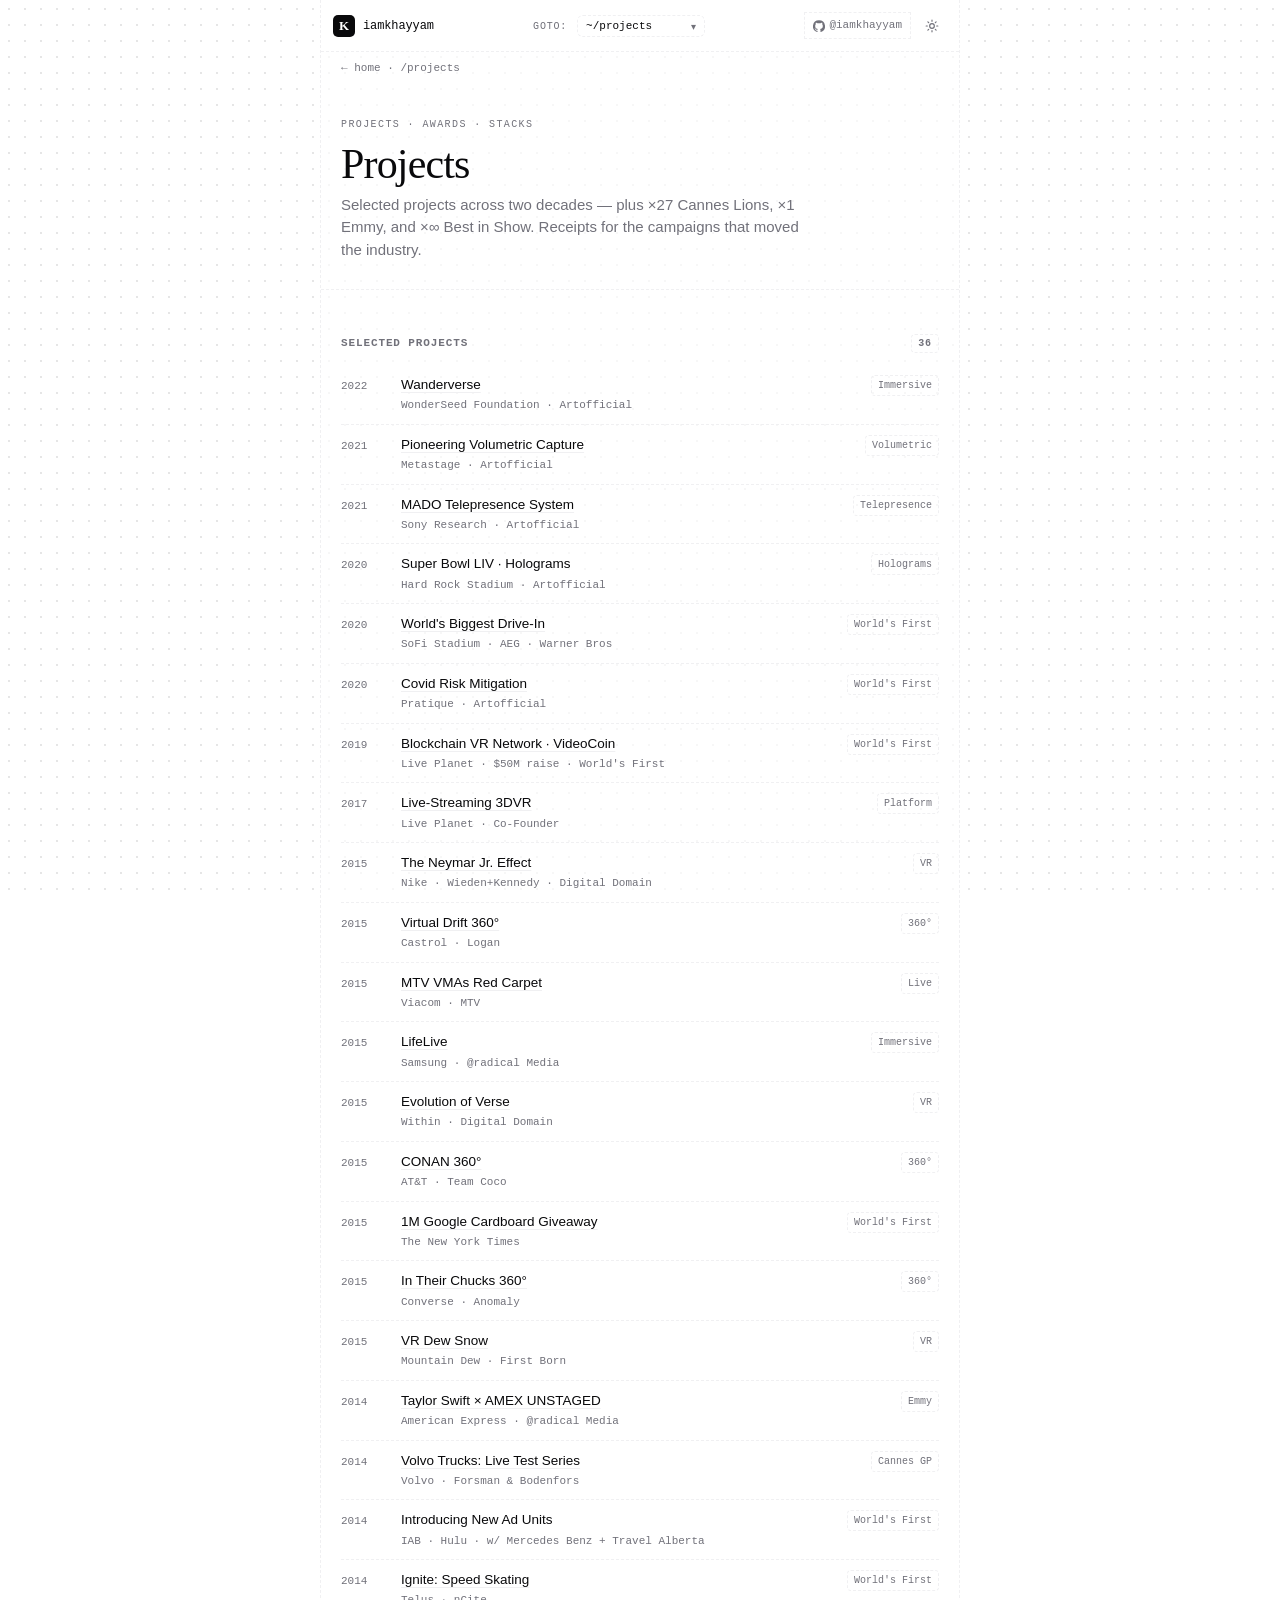
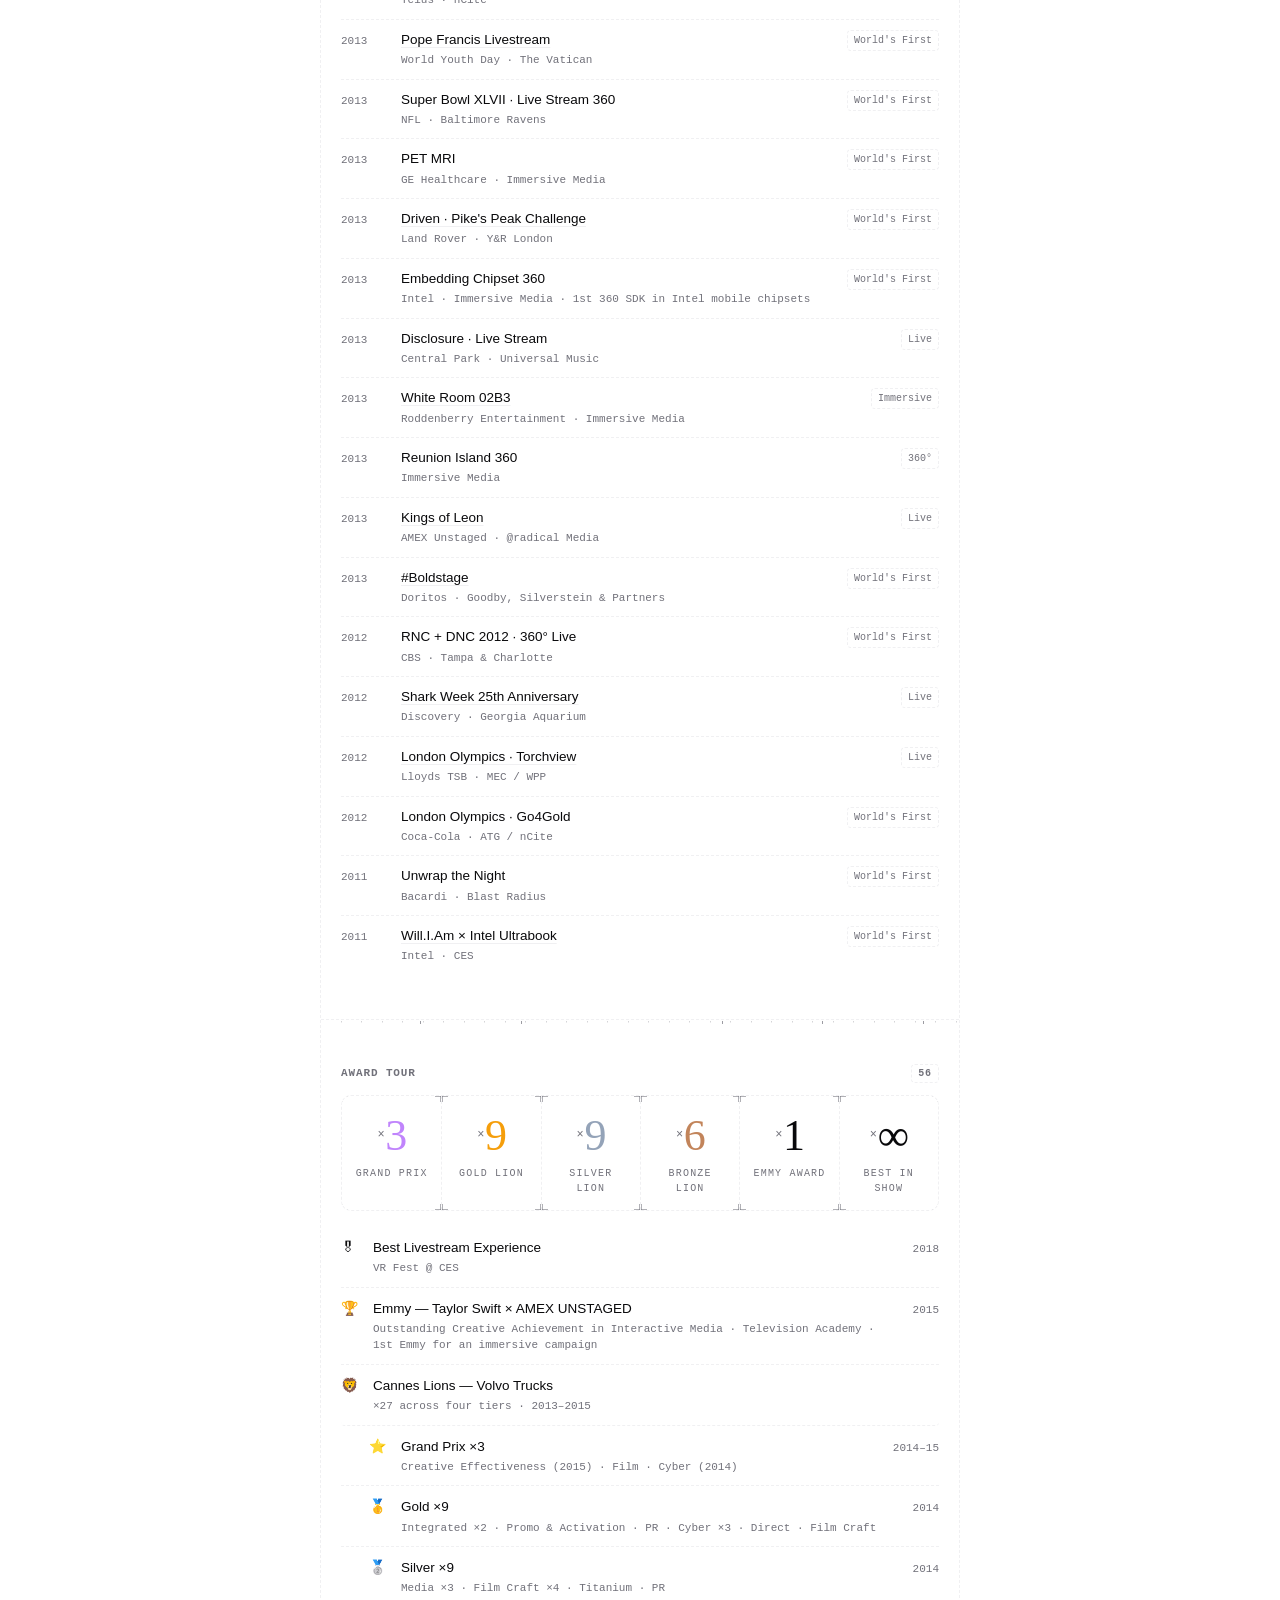
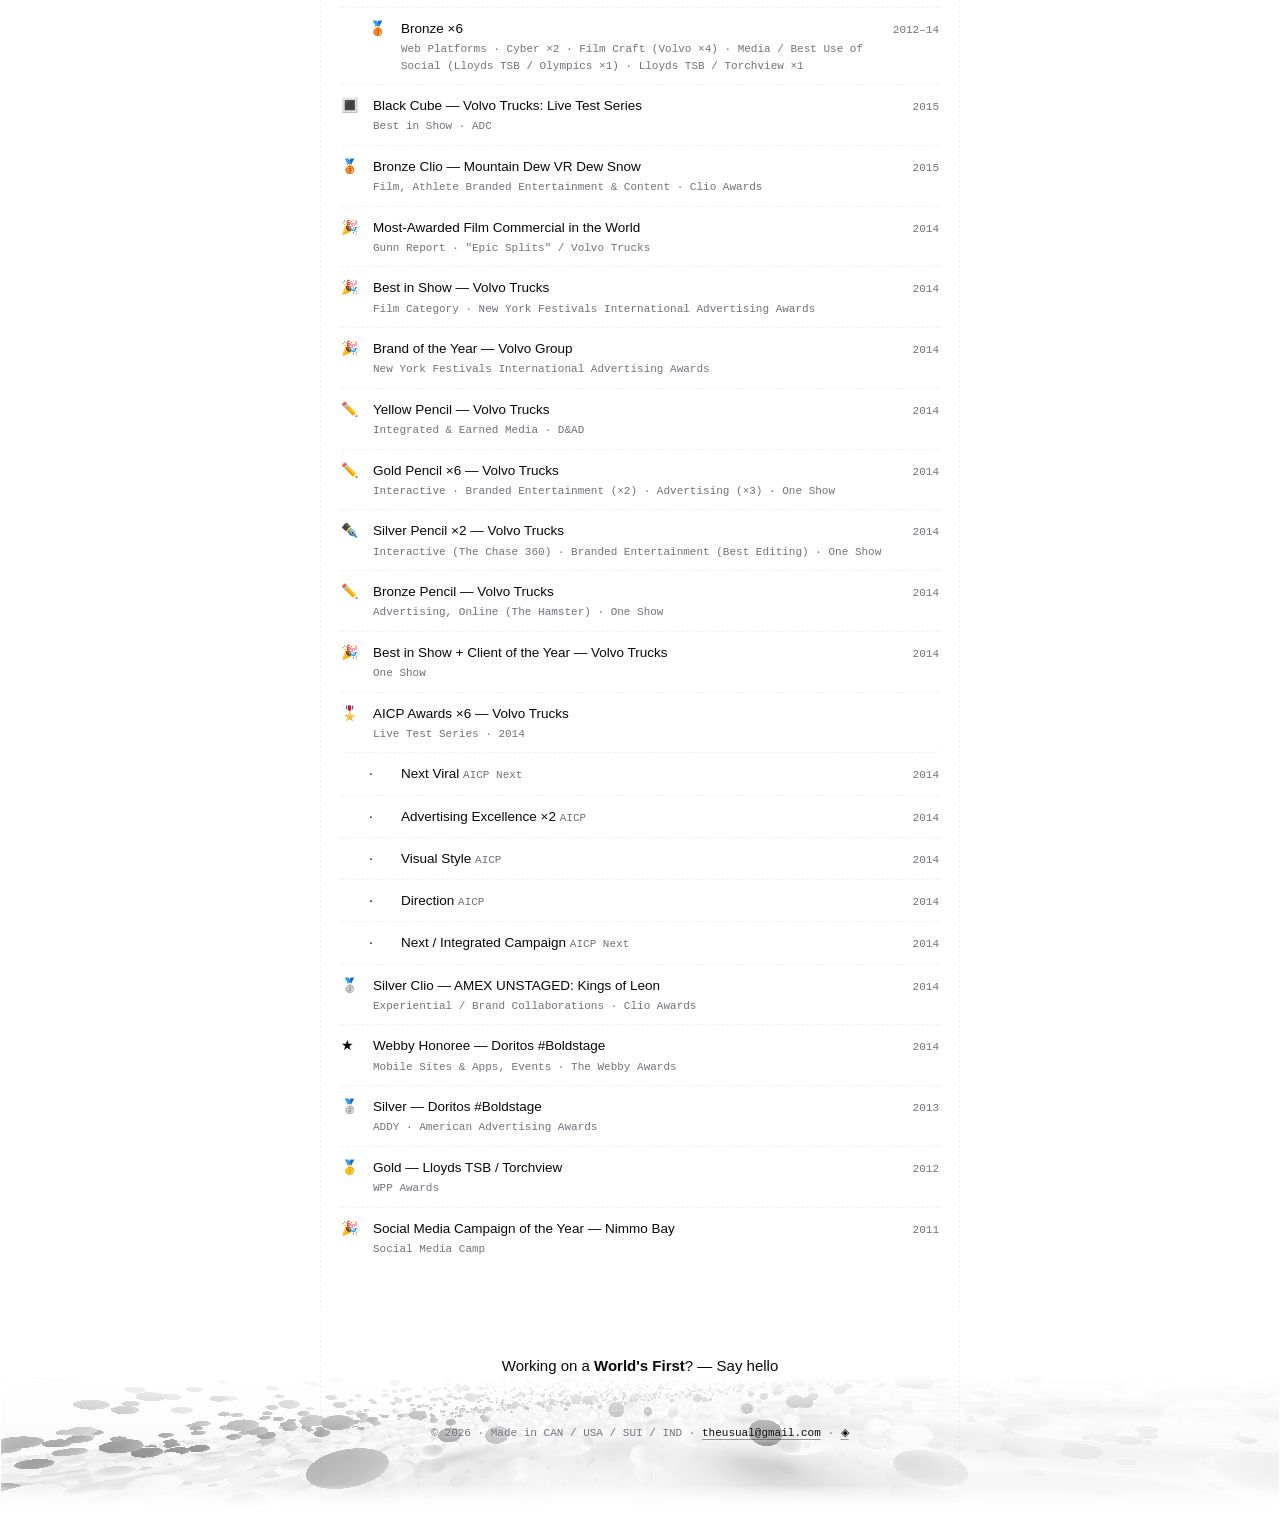
<file: projects/index.html>
<!DOCTYPE html>
<html lang="en" data-theme="dark">
<head>
<meta charset="utf-8">
<meta name="viewport" content="width=device-width, initial-scale=1, viewport-fit=cover">
<title>Projects — Khayyam Wakil</title>
<meta name="description" content="Selected projects and the award tour: 27× Cannes Lions, Emmy, and a shelf of Best in Show for Khayyam Wakil.">
<meta name="theme-color" content="#ffffff">
<meta name="author" content="Khayyam Wakil">
<meta property="og:title" content="Projects — Khayyam Wakil">
<meta property="og:description" content="Selected projects and the award tour: 27× Cannes Lions, Emmy, and a shelf of Best in Show for Khayyam Wakil.">
<meta property="og:url" content="https://iamkhayyam.xyz/projects/">
<meta property="og:type" content="website">
<meta property="og:image" content="https://iamkhayyam.xyz/og.png">
<meta property="og:image:width" content="2400">
<meta property="og:image:height" content="1260">
<meta property="og:image:alt" content="KHAYYAM WAKIL in ASCII block letters on a dark terminal card.">
<meta name="twitter:card" content="summary_large_image">
<meta name="twitter:creator" content="@iamkhayyam">
<meta name="twitter:title" content="Projects — Khayyam Wakil">
<meta name="twitter:description" content="Selected projects and the award tour: 27× Cannes Lions, Emmy, and a shelf of Best in Show for Khayyam Wakil.">
<meta name="twitter:image" content="https://iamkhayyam.xyz/og.png">
<link rel="canonical" href="https://iamkhayyam.xyz/projects/">
<link rel="icon" href="/favicon.svg" type="image/svg+xml">
<script type="application/ld+json">
{
 "@context": "https://schema.org",
 "@type": "WebPage",
 "@id": "https://iamkhayyam.xyz/projects/#page",
 "url": "https://iamkhayyam.xyz/projects/",
 "name": "Projects — Khayyam Wakil",
 "description": "Selected projects and the award tour: 27× Cannes Lions, Emmy, and a shelf of Best in Show for Khayyam Wakil.",
 "isPartOf": {
  "@id": "https://iamkhayyam.xyz/#website"
 },
 "about": {
  "@id": "https://iamkhayyam.xyz/#khayyam"
 },
 "breadcrumb": {
  "@type": "BreadcrumbList",
  "itemListElement": [
   {
    "@type": "ListItem",
    "position": 1,
    "name": "Home",
    "item": "https://iamkhayyam.xyz/"
   },
   {
    "@type": "ListItem",
    "position": 2,
    "name": "Projects",
    "item": "https://iamkhayyam.xyz/projects/"
   }
  ]
 }
}
</script>

<link rel="preconnect" href="https://fonts.googleapis.com">
<link rel="preconnect" href="https://fonts.gstatic.com" crossorigin>
<link href="https://fonts.googleapis.com/css2?family=Caveat:wght@500;600&display=swap" rel="stylesheet">
<link rel="stylesheet" href="../styles.css">
<style>
  /* Per-page overrides for subpages */
  .subhero {
    padding: 40px 20px 28px;
    border-bottom: 1px dashed var(--line);
  }
  .subhero .fig {
    font-family: var(--font-mono);
    font-size: 10px;
    letter-spacing: 0.14em;
    color: var(--muted-fg);
    display: block;
    margin-bottom: 10px;
  }
  .subhero h1 {
    font-family: var(--font-serif);
    font-weight: 500;
    font-size: 42px;
    line-height: 1.05;
    letter-spacing: -0.02em;
    margin: 0 0 8px;
  }
  .subhero .lede {
    color: var(--muted-fg);
    font-size: 15px;
    margin: 0;
    max-width: 55ch;
  }
  .breadcrumb {
    font-family: var(--font-mono);
    font-size: 11px;
    color: var(--muted-fg);
    padding: 8px 20px 0;
  }
  .breadcrumb a { color: var(--muted-fg); }
  .breadcrumb a:hover { color: var(--foreground); }
  @media (max-width: 540px) {
    .subhero h1 { font-size: 30px; }
    .subhero { padding: 28px 20px 20px; }
  }
</style>
</head>
<body>
<div class="frame" id="top">
  <nav class="nav" aria-label="Primary">
    <a class="nav-brand" href="../">
      <span class="mark">K</span>
      <span>iamkhayyam</span>
    </a>
    <span class="nav-goto">
      <select aria-label="Go to page" onchange="if(this.value)location.href=this.value">
        <option value="/">~/</option>
        <option value="/work/">~/work</option>
        <option value="/projects/" selected>~/projects</option>
        <option value="/speaking/">~/speaking</option>
        <option value="/play/">~/play</option>
        <option value="/learn/">~/learn</option>
        <option value="/writing/">~/writing</option>
      </select>
    </span>
    <div class="nav-right">
      <a class="gh-stars" href="https://github.com/iamkhayyam" title="GitHub · @iamkhayyam">
        <svg viewBox="0 0 24 24" width="12" height="12" fill="currentColor"><path d="M12 .5a12 12 0 0 0-3.79 23.4c.6.11.82-.26.82-.58v-2.05c-3.34.73-4.04-1.61-4.04-1.61-.55-1.39-1.34-1.76-1.34-1.76-1.09-.74.08-.73.08-.73 1.2.08 1.83 1.24 1.83 1.24 1.07 1.84 2.81 1.31 3.5 1 .11-.78.42-1.31.76-1.61-2.66-.3-5.47-1.33-5.47-5.94 0-1.31.47-2.38 1.24-3.22-.13-.31-.54-1.54.12-3.21 0 0 1.01-.32 3.3 1.23a11.5 11.5 0 0 1 6 0c2.29-1.55 3.29-1.23 3.29-1.23.66 1.67.25 2.9.12 3.21.77.84 1.24 1.91 1.24 3.22 0 4.62-2.81 5.63-5.49 5.93.43.37.82 1.1.82 2.22v3.29c0 .32.22.7.83.58A12 12 0 0 0 12 .5Z"/></svg>
        @iamkhayyam
      </a>
      <button class="icon-btn" id="themeToggle" aria-label="Toggle theme" title="Toggle theme">
        <svg width="14" height="14" viewBox="0 0 24 24" fill="none" stroke="currentColor" stroke-width="2" stroke-linecap="round" stroke-linejoin="round"><circle cx="12" cy="12" r="4"></circle><path d="M12 2v2M12 20v2M4.93 4.93l1.41 1.41M17.66 17.66l1.41 1.41M2 12h2M20 12h2M4.93 19.07l1.41-1.41M17.66 6.34l1.41-1.41"></path></svg>
      </button>
    </div>
  </nav>

  <div class="breadcrumb">← <a href="../">home</a> · <span class="mono">/projects</span></div>

  <header class="subhero">
    <span class="fig">PROJECTS · AWARDS · STACKS</span>
    <h1>Projects</h1>
    <p class="lede">Selected projects across two decades — plus ×27 Cannes Lions, ×1 Emmy, and ×∞ Best in Show. Receipts for the campaigns that moved the industry.</p>
  </header>

  <!-- SELECTED PROJECTS -->
  <section id="projects" aria-labelledby="projects-t">
    <h2 class="sh" id="projects-t"><span>Selected Projects</span><span class="n">36</span></h2>
    <div class="list">
      <div class="row"><span class="row-year">2022</span><span class="row-title"><a href="https://wonderseedfoundation.org/">Wanderverse</a><span class="row-sub">WonderSeed Foundation · Artofficial</span></span><span class="row-meta">Immersive</span></div>
      <div class="row"><span class="row-year">2021</span><span class="row-title"><a href="http://pitch.com/public/fd7d8b6e-72ac-4ad8-b09f-3b8fe3623587">Pioneering Volumetric Capture</a><span class="row-sub">Metastage · Artofficial</span></span><span class="row-meta">Volumetric</span></div>
      <div class="row"><span class="row-year">2021</span><span class="row-title"><a href="https://www.sony.com/en/SonyInfo/technology/stories/entries/20230929/">MADO Telepresence System</a><span class="row-sub">Sony Research · Artofficial</span></span><span class="row-meta">Telepresence</span></div>
      <div class="row"><span class="row-year">2020</span><span class="row-title">Super Bowl LIV · Holograms<span class="row-sub">Hard Rock Stadium · Artofficial</span></span><span class="row-meta">Holograms</span></div>
      <div class="row"><span class="row-year">2020</span><span class="row-title"><a href="https://artofficial.bit.ai/pl/efLVyl1VnQjc8pP7">World's Biggest Drive-In</a><span class="row-sub">SoFi Stadium · AEG · Warner Bros</span></span><span class="row-meta">World's First</span></div>
      <div class="row"><span class="row-year">2020</span><span class="row-title"><a href="https://artofficial.bit.ai/pl/lt0F64Jr7bC0DmSa">Covid Risk Mitigation</a><span class="row-sub">Pratique · Artofficial</span></span><span class="row-meta">World's First</span></div>
      <div class="row"><span class="row-year">2019</span><span class="row-title"><a href="https://www.prnewswire.com/news-releases/worlds-first-blockchain-vr-network-set-to-launch-featuring-top-content-creators-at-bad-crypto-podcast-crypto-trader-and-more-powered-by-videocoin-network-technology-300898619.html">Blockchain VR Network · VideoCoin</a><span class="row-sub">Live Planet · $50M raise · World's First</span></span><span class="row-meta">World's First</span></div>
      <div class="row"><span class="row-year">2017</span><span class="row-title"><a href="https://liveplanetvr.com/camera">Live-Streaming 3DVR</a><span class="row-sub">Live Planet · Co-Founder</span></span><span class="row-meta">Platform</span></div>
      <div class="row"><span class="row-year">2015</span><span class="row-title"><a href="https://digitaldomain.com/work/nike-the-neymar-jr-effect/">The Neymar Jr. Effect</a><span class="row-sub">Nike · Wieden+Kennedy · Digital Domain</span></span><span class="row-meta">VR</span></div>
      <div class="row"><span class="row-year">2015</span><span class="row-title"><a href="https://masterofshapes.com/work/casrol-virtual-drift/">Virtual Drift 360°</a><span class="row-sub">Castrol · Logan</span></span><span class="row-meta">360°</span></div>
      <div class="row"><span class="row-year">2015</span><span class="row-title"><a href="https://www.hollywoodreporter.com/movies/movie-news/mtv-vmas-virtual-reality-experience-818086/">MTV VMAs Red Carpet</a><span class="row-sub">Viacom · MTV</span></span><span class="row-meta">Live</span></div>
      <div class="row"><span class="row-year">2015</span><span class="row-title"><a href="https://www.youtube.com/watch?v=sPXGcws96tg">LifeLive</a><span class="row-sub">Samsung · @radical Media</span></span><span class="row-meta">Immersive</span></div>
      <div class="row"><span class="row-year">2015</span><span class="row-title"><a href="https://www.with.in/watch/evolution-of-verse/">Evolution of Verse</a><span class="row-sub">Within · Digital Domain</span></span><span class="row-meta">VR</span></div>
      <div class="row"><span class="row-year">2015</span><span class="row-title"><a href="https://www.youtube.com/watch?v=afCFkxXeIao">CONAN 360°</a><span class="row-sub">AT&amp;T · Team Coco</span></span><span class="row-meta">360°</span></div>
      <div class="row"><span class="row-year">2015</span><span class="row-title"><a href="https://www.nytimes.com/2015/10/21/business/media/the-times-partners-with-google-on-virtual-reality-project.html">1M Google Cardboard Giveaway</a><span class="row-sub">The New York Times</span></span><span class="row-meta">World's First</span></div>
      <div class="row"><span class="row-year">2015</span><span class="row-title"><a href="http://www.janecronk.com/converse-in-their-chucks-oculus-360-experience">In Their Chucks 360°</a><span class="row-sub">Converse · Anomaly</span></span><span class="row-meta">360°</span></div>
      <div class="row"><span class="row-year">2015</span><span class="row-title"><a href="https://work.firstborn.com/work/featured/299">VR Dew Snow</a><span class="row-sub">Mountain Dew · First Born</span></span><span class="row-meta">VR</span></div>
      <div class="row"><span class="row-year">2014</span><span class="row-title"><a href="https://www.radicalmedia.com/work/amex-unstaged-taylor-swift-experience">Taylor Swift × AMEX UNSTAGED</a><span class="row-sub">American Express · @radical Media</span></span><span class="row-meta">Emmy</span></div>
      <div class="row"><span class="row-year">2014</span><span class="row-title"><a href="https://www.forsman.com/work/volvo-trucks-live-test-series">Volvo Trucks: Live Test Series</a><span class="row-sub">Volvo · Forsman &amp; Bodenfors</span></span><span class="row-meta">Cannes GP</span></div>
      <div class="row"><span class="row-year">2014</span><span class="row-title">Introducing New Ad Units<span class="row-sub">IAB · Hulu · w/ Mercedes Benz + Travel Alberta</span></span><span class="row-meta">World's First</span></div>
      <div class="row"><span class="row-year">2014</span><span class="row-title"><a href="https://www.youtube.com/watch?v=fiJRAxym4u4">Ignite: Speed Skating</a><span class="row-sub">Telus · nCite</span></span><span class="row-meta">World's First</span></div>
      <div class="row"><span class="row-year">2013</span><span class="row-title"><a href="https://www.vatican.va/content/francesco/en/travels/2013/outside/documents/papa-francesco-gmg-rio-de-janeiro-2013.html">Pope Francis Livestream</a><span class="row-sub">World Youth Day · The Vatican</span></span><span class="row-meta">World's First</span></div>
      <div class="row"><span class="row-year">2013</span><span class="row-title">Super Bowl XLVII · Live Stream 360<span class="row-sub">NFL · Baltimore Ravens</span></span><span class="row-meta">World's First</span></div>
      <div class="row"><span class="row-year">2013</span><span class="row-title">PET MRI<span class="row-sub">GE Healthcare · Immersive Media</span></span><span class="row-meta">World's First</span></div>
      <div class="row"><span class="row-year">2013</span><span class="row-title"><a href="https://www.adforum.com/creative-work/ad/player/34492601/all-new-range-rover-sport-pikes-peak-challenge-documentary/range-rover">Driven · Pike's Peak Challenge</a><span class="row-sub">Land Rover · Y&amp;R London</span></span><span class="row-meta">World's First</span></div>
      <div class="row"><span class="row-year">2013</span><span class="row-title">Embedding Chipset 360<span class="row-sub">Intel · Immersive Media · 1st 360 SDK in Intel mobile chipsets</span></span><span class="row-meta">World's First</span></div>
      <div class="row"><span class="row-year">2013</span><span class="row-title">Disclosure · Live Stream<span class="row-sub">Central Park · Universal Music</span></span><span class="row-meta">Live</span></div>
      <div class="row"><span class="row-year">2013</span><span class="row-title"><a href="https://www.whiteroom02b3.com/">White Room 02B3</a><span class="row-sub">Roddenberry Entertainment · Immersive Media</span></span><span class="row-meta">Immersive</span></div>
      <div class="row"><span class="row-year">2013</span><span class="row-title">Reunion Island 360<span class="row-sub">Immersive Media</span></span><span class="row-meta">360°</span></div>
      <div class="row"><span class="row-year">2013</span><span class="row-title"><a href="https://about.americanexpress.com/newsroom/press-releases/news-details/2013/Kings-of-Leon-and-Fred-Armisen-Announced-as-Next-American-Express-Unstaged-Pairing-07-30-2013/default.aspx">Kings of Leon</a><span class="row-sub">AMEX Unstaged · @radical Media</span></span><span class="row-meta">Live</span></div>
      <div class="row"><span class="row-year">2013</span><span class="row-title"><a href="https://www.shravanhegde.com/project/doritos-boldstage">#Boldstage</a><span class="row-sub">Doritos · Goodby, Silverstein &amp; Partners</span></span><span class="row-meta">World's First</span></div>
      <div class="row"><span class="row-year">2012</span><span class="row-title">RNC + DNC 2012 · 360° Live<span class="row-sub">CBS · Tampa &amp; Charlotte</span></span><span class="row-meta">World's First</span></div>
      <div class="row"><span class="row-year">2012</span><span class="row-title"><a href="https://press.discovery.com/us/discovery-digital-media/press-releases/2012/discovery-channel-georgia-aquarium-celebrate--1992/">Shark Week 25th Anniversary</a><span class="row-sub">Discovery · Georgia Aquarium</span></span><span class="row-meta">Live</span></div>
      <div class="row"><span class="row-year">2012</span><span class="row-title"><a href="https://adsspot.me/media/tv-commercials/lloyds-banking-torchview-d25a1c83f2a5">London Olympics · Torchview</a><span class="row-sub">Lloyds TSB · MEC / WPP</span></span><span class="row-meta">Live</span></div>
      <div class="row"><span class="row-year">2012</span><span class="row-title">London Olympics · Go4Gold<span class="row-sub">Coca-Cola · ATG / nCite</span></span><span class="row-meta">World's First</span></div>
      <div class="row"><span class="row-year">2011</span><span class="row-title">Unwrap the Night<span class="row-sub">Bacardi · Blast Radius</span></span><span class="row-meta">World's First</span></div>
      <div class="row"><span class="row-year">2011</span><span class="row-title"><a href="https://www.billboard.com/music/music-news/william-and-intel-at-ces-ultrabook-is-the-new-ghetto-blaster-1099540/">Will.I.Am × Intel Ultrabook</a><span class="row-sub">Intel · CES</span></span><span class="row-meta">World's First</span></div>
    </div>
  </section>

  <!-- AWARDS -->
  <section id="awards" aria-labelledby="awards-t">
    <h2 class="sh" id="awards-t"><span>Award Tour</span><span class="n">56</span></h2>
    <div class="stats" aria-label="Career recognitions">
      <div class="stat stat-gp"><div class="stat-num"><span class="stat-mult">×</span>3</div><div class="stat-label">Grand Prix</div></div>
      <div class="stat stat-gold"><div class="stat-num"><span class="stat-mult">×</span>9</div><div class="stat-label">Gold Lion</div></div>
      <div class="stat stat-silver"><div class="stat-num"><span class="stat-mult">×</span>9</div><div class="stat-label">Silver Lion</div></div>
      <div class="stat stat-bronze"><div class="stat-num"><span class="stat-mult">×</span>6</div><div class="stat-label">Bronze Lion</div></div>
      <div class="stat"><div class="stat-num"><span class="stat-mult">×</span>1</div><div class="stat-label">Emmy Award</div></div>
      <div class="stat"><div class="stat-num"><span class="stat-mult">×</span>∞</div><div class="stat-label">Best in Show</div></div>
    </div>
    <div class="list">
      <div class="award"><span class="award-mark">🎖</span><span><a href="https://virtualrealityfestival.com/">Best Livestream Experience</a><span class="award-sub">VR Fest @ CES</span></span><span class="award-year">2018</span></div>
      <div class="award"><span class="award-mark">🏆</span><span><a href="https://www.emmys.com/shows/amex-unstaged-taylor-swift-experience">Emmy — Taylor Swift × AMEX UNSTAGED</a><span class="award-sub">Outstanding Creative Achievement in Interactive Media · Television Academy · 1st Emmy for an immersive campaign</span></span><span class="award-year">2015</span></div>
      <div class="award award-tier-label"><span class="award-mark">🦁</span><span><a href="https://www.canneslions.com/">Cannes Lions — Volvo Trucks</a><span class="award-sub">×27 across four tiers · 2013–2015</span></span></div>
      <div class="award award-indent"><span class="award-mark">⭐</span><span>Grand Prix ×3<span class="award-sub">Creative Effectiveness (2015) · Film · Cyber (2014)</span></span><span class="award-year">2014–15</span></div>
      <div class="award award-indent"><span class="award-mark">🥇</span><span>Gold ×9<span class="award-sub">Integrated ×2 · Promo &amp; Activation · PR · Cyber ×3 · Direct · Film Craft</span></span><span class="award-year">2014</span></div>
      <div class="award award-indent"><span class="award-mark">🥈</span><span>Silver ×9<span class="award-sub">Media ×3 · Film Craft ×4 · Titanium · PR</span></span><span class="award-year">2014</span></div>
      <div class="award award-indent"><span class="award-mark">🥉</span><span>Bronze ×6<span class="award-sub">Web Platforms · Cyber ×2 · Film Craft (Volvo ×4) · Media / Best Use of Social (Lloyds TSB / Olympics ×1) · Lloyds TSB / Torchview ×1</span></span><span class="award-year">2012–14</span></div>
      <div class="award"><span class="award-mark">🔳</span><span><a href="http://adcglobal.org/advertising-gold-forsman-bodenfors-live-test-series-epic-split/">Black Cube — Volvo Trucks: Live Test Series</a><span class="award-sub">Best in Show · ADC</span></span><span class="award-year">2015</span></div>
      <div class="award"><span class="award-mark">🥉</span><span>Bronze Clio — Mountain Dew VR Dew Snow<span class="award-sub">Film, Athlete Branded Entertainment &amp; Content · Clio Awards</span></span><span class="award-year">2015</span></div>
      <div class="award"><span class="award-mark">🎉</span><span><a href="https://www.lbbonline.com/news/who-topped-the-2014-gunn-report">Most-Awarded Film Commercial in the World</a><span class="award-sub">Gunn Report · "Epic Splits" / Volvo Trucks</span></span><span class="award-year">2014</span></div>
      <div class="award"><span class="award-mark">🎉</span><span><a href="https://www.nyfadvertising.com/">Best in Show — Volvo Trucks</a><span class="award-sub">Film Category · New York Festivals International Advertising Awards</span></span><span class="award-year">2014</span></div>
      <div class="award"><span class="award-mark">🎉</span><span><a href="https://www.adobomagazine.com/global-news/forsman-bodenfors-epic-split-for-volvo-wins-best-in-show-at-2014-new-york-festivals/">Brand of the Year — Volvo Group</a><span class="award-sub">New York Festivals International Advertising Awards</span></span><span class="award-year">2014</span></div>
      <div class="award"><span class="award-mark">✏️</span><span><a href="https://www.dandad.org/awards/professional/2014/integrated-earned-media/23043/live-test-series-the-chase-360/">Yellow Pencil — Volvo Trucks</a><span class="award-sub">Integrated &amp; Earned Media · D&amp;AD</span></span><span class="award-year">2014</span></div>
      <div class="award"><span class="award-mark">✏️</span><span><a href="https://www.oneclub.org/awards/theoneshow/-award/20804/live-test-series-integrated-campaign">Gold Pencil ×6 — Volvo Trucks</a><span class="award-sub">Interactive · Branded Entertainment (×2) · Advertising (×3) · One Show</span></span><span class="award-year">2014</span></div>
      <div class="award"><span class="award-mark">✒️</span><span><a href="https://www.oneclub.org/awards/theoneshow/-award/20804/live-test-series-integrated-campaign">Silver Pencil ×2 — Volvo Trucks</a><span class="award-sub">Interactive (The Chase 360) · Branded Entertainment (Best Editing) · One Show</span></span><span class="award-year">2014</span></div>
      <div class="award"><span class="award-mark">✏️</span><span><a href="https://www.oneclub.org/awards/theoneshow/-award/20804/live-test-series-integrated-campaign">Bronze Pencil — Volvo Trucks</a><span class="award-sub">Advertising, Online (The Hamster) · One Show</span></span><span class="award-year">2014</span></div>
      <div class="award"><span class="award-mark">🎉</span><span><a href="https://www.oneclub.org/awards/theoneshow/-award/20804/live-test-series-integrated-campaign">Best in Show + Client of the Year — Volvo Trucks</a><span class="award-sub">One Show</span></span><span class="award-year">2014</span></div>
      <div class="award award-tier-label"><span class="award-mark">🎖️</span><span>AICP Awards ×6 — Volvo Trucks<span class="award-sub">Live Test Series · 2014</span></span></div>
      <div class="award award-indent award-inline"><span class="award-mark">·</span><span>Next Viral <span class="award-sub award-sub-inline">AICP Next</span></span><span class="award-year">2014</span></div>
      <div class="award award-indent award-inline"><span class="award-mark">·</span><span>Advertising Excellence ×2 <span class="award-sub award-sub-inline">AICP</span></span><span class="award-year">2014</span></div>
      <div class="award award-indent award-inline"><span class="award-mark">·</span><span>Visual Style <span class="award-sub award-sub-inline">AICP</span></span><span class="award-year">2014</span></div>
      <div class="award award-indent award-inline"><span class="award-mark">·</span><span>Direction <span class="award-sub award-sub-inline">AICP</span></span><span class="award-year">2014</span></div>
      <div class="award award-indent award-inline"><span class="award-mark">·</span><span>Next / Integrated Campaign <span class="award-sub award-sub-inline">AICP Next</span></span><span class="award-year">2014</span></div>
      <div class="award"><span class="award-mark">🥈</span><span><a href="https://clios.com/awards/winner/clio-music-events-engagement/american-express-unstaged-kings-of-leon-directed-b-3920">Silver Clio — AMEX UNSTAGED: Kings of Leon</a><span class="award-sub">Experiential / Brand Collaborations · Clio Awards</span></span><span class="award-year">2014</span></div>
      <div class="award"><span class="award-mark">★</span><span><a href="http://bit.ly/1FCIc2p">Webby Honoree — Doritos #Boldstage</a><span class="award-sub">Mobile Sites &amp; Apps, Events · The Webby Awards</span></span><span class="award-year">2014</span></div>
      <div class="award"><span class="award-mark">🥈</span><span>Silver — Doritos #Boldstage<span class="award-sub">ADDY · American Advertising Awards</span></span><span class="award-year">2013</span></div>
      <div class="award"><span class="award-mark">🥇</span><span>Gold — Lloyds TSB / Torchview<span class="award-sub">WPP Awards</span></span><span class="award-year">2012</span></div>
      <div class="award"><span class="award-mark">🎉</span><span><a href="https://biv.com/article/2011/02/nimmo-bay-360-resort-marketing-goes-viral">Social Media Campaign of the Year — Nimmo Bay</a><span class="award-sub">Social Media Camp</span></span><span class="award-year">2011</span></div>
    </div>
  </section>


  <footer class="contact-shader" aria-label="Site footer">
    <canvas class="signature-shader" id="shaderCanvas" aria-hidden="true"></canvas>
    <p class="contact-p" style="text-align: center;">Working on a <strong>World's First</strong>? — <a href="mailto:theusual@gmail.com">Say hello</a></p>
    <div class="contact-meta">
      © <span id="year">2026</span> · Made in CAN / USA / SUI / IND · <a href="mailto:theusual@gmail.com">theusual@gmail.com</a> · <a href="https://www.shadertoy.com/view/lsX3WH" title="Shader by Reinder Nijhoff — CC BY-NC-SA 4.0">◈</a>
    </div>
  </footer>

</div>

<script>
  (function () {
    const root = document.documentElement;
    const stored = localStorage.getItem('theme');
    const prefersDark = window.matchMedia('(prefers-color-scheme: dark)').matches;
    root.setAttribute('data-theme', stored || (prefersDark ? 'dark' : 'light'));
    document.getElementById('themeToggle').addEventListener('click', () => {
      const next = root.getAttribute('data-theme') === 'dark' ? 'light' : 'dark';
      root.setAttribute('data-theme', next);
      localStorage.setItem('theme', next);
    });
  })();
  document.getElementById('year').textContent = new Date().getFullYear();

  // Glow Card cursor tracking (used on /work)
  (function () {
    const grid = document.getElementById('glowGrid');
    if (!grid) return;
    grid.addEventListener('pointermove', (e) => {
      const card = e.target.closest('.glow-card');
      if (!card) return;
      const r = card.getBoundingClientRect();
      card.style.setProperty('--gx', (e.clientX - r.left) + 'px');
      card.style.setProperty('--gy', (e.clientY - r.top) + 'px');
    });
  })();
</script>
<script src="../shader-footer.js" defer></script>
</body>
</html>
</file>
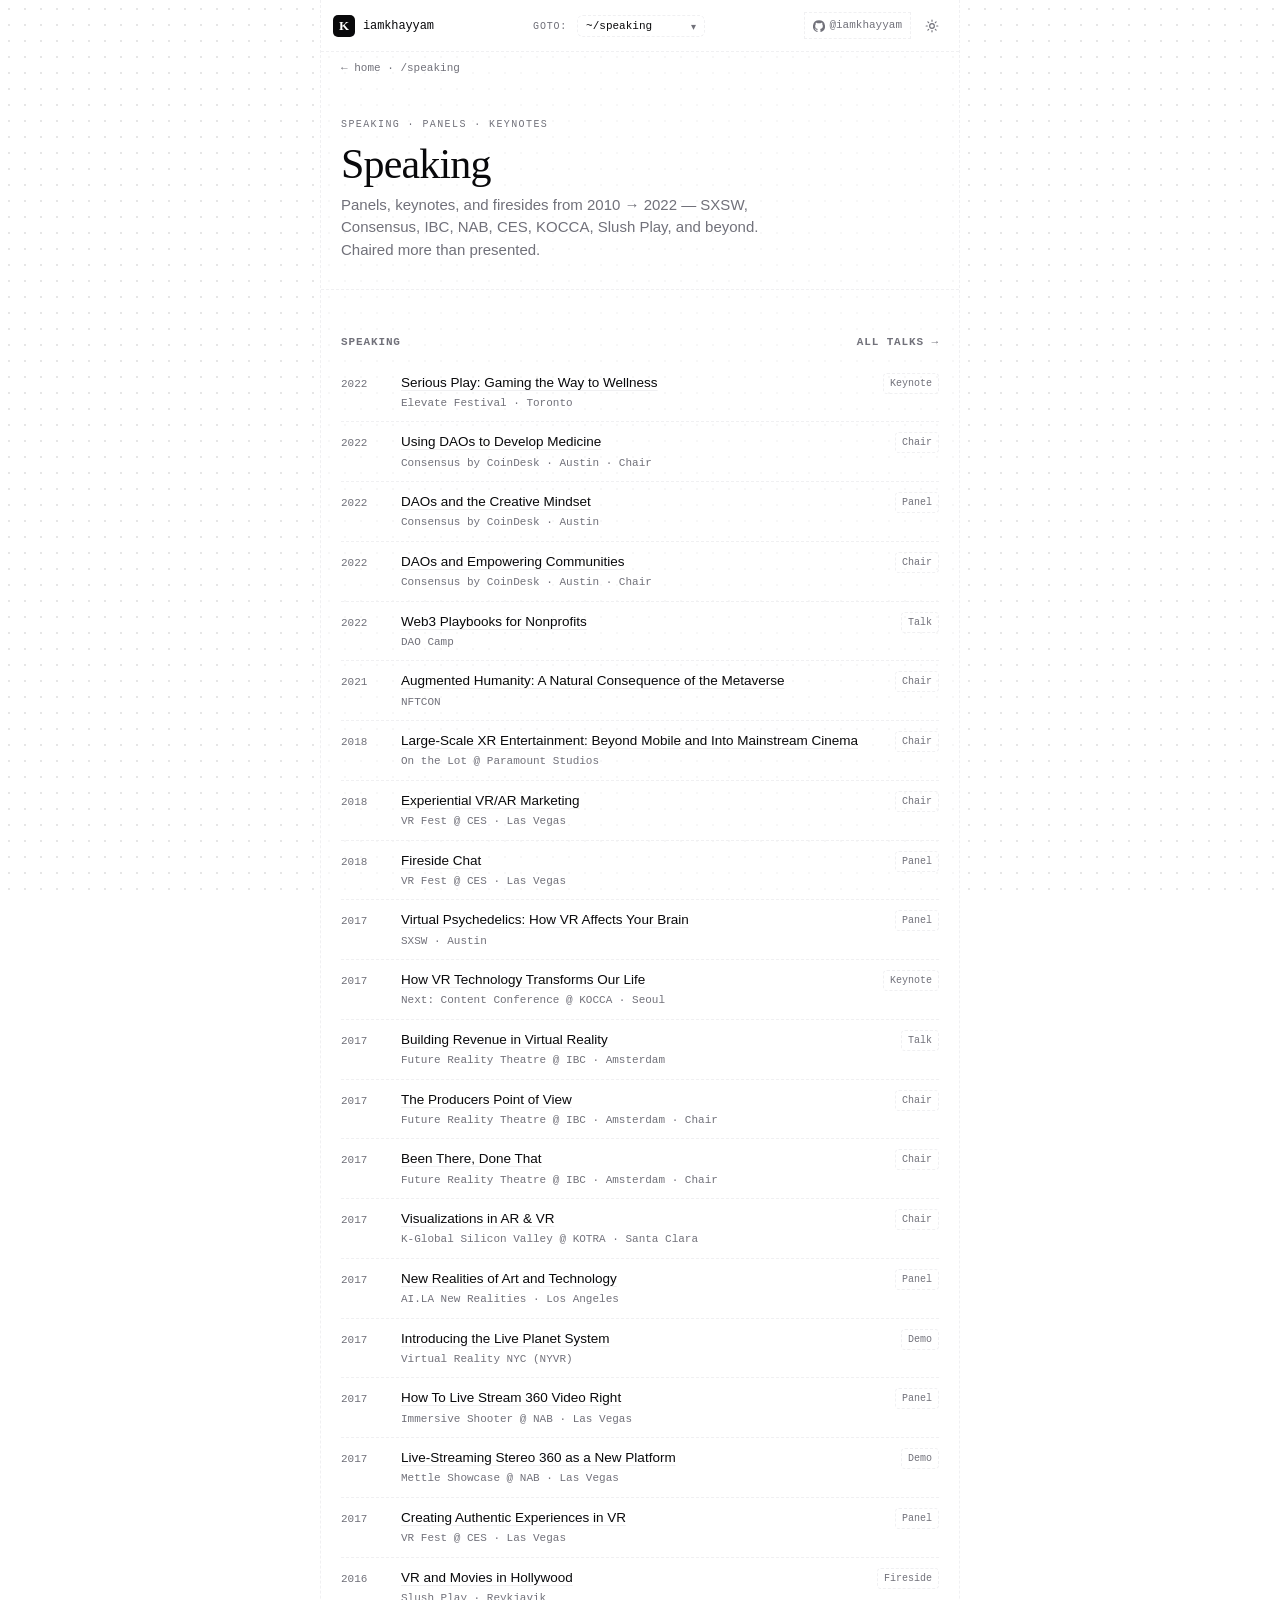
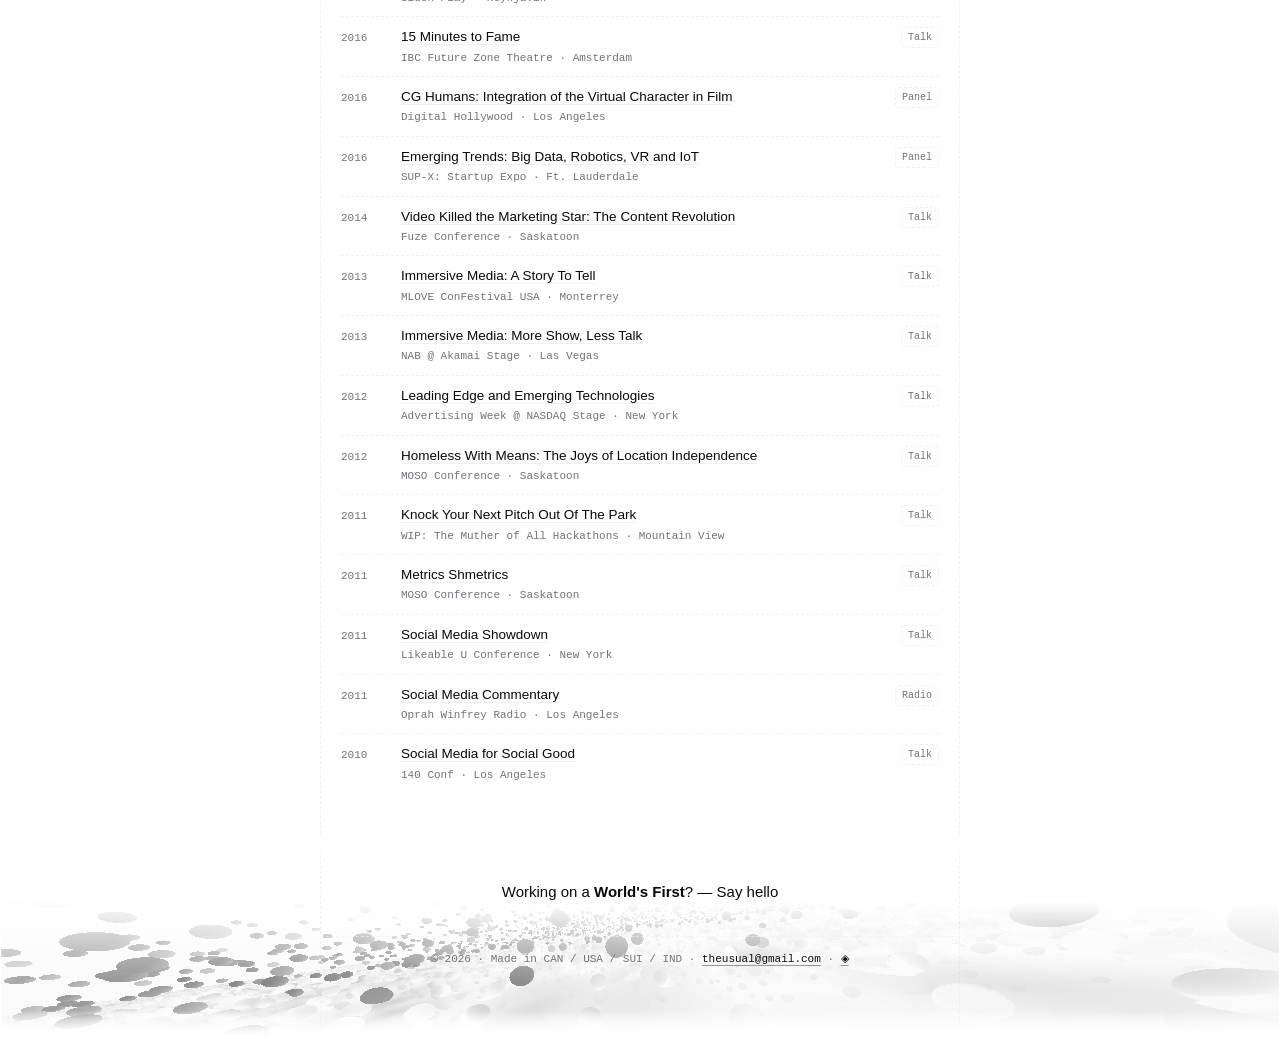
<file: speaking/index.html>
<!DOCTYPE html>
<html lang="en" data-theme="dark">
<head>
<meta charset="utf-8">
<meta name="viewport" content="width=device-width, initial-scale=1, viewport-fit=cover">
<title>Speaking — Khayyam Wakil</title>
<meta name="description" content="Twenty-plus talks across SXSW, Consensus, IBC, NAB, CES, Slush, and more.">
<meta name="theme-color" content="#ffffff">
<meta name="author" content="Khayyam Wakil">
<meta property="og:title" content="Speaking — Khayyam Wakil">
<meta property="og:description" content="Twenty-plus talks across SXSW, Consensus, IBC, NAB, CES, Slush, and more.">
<meta property="og:url" content="https://iamkhayyam.xyz/speaking/">
<meta property="og:type" content="website">
<meta property="og:image" content="https://iamkhayyam.xyz/og.png">
<meta property="og:image:width" content="2400">
<meta property="og:image:height" content="1260">
<meta property="og:image:alt" content="KHAYYAM WAKIL in ASCII block letters on a dark terminal card.">
<meta name="twitter:card" content="summary_large_image">
<meta name="twitter:creator" content="@iamkhayyam">
<meta name="twitter:title" content="Speaking — Khayyam Wakil">
<meta name="twitter:description" content="Twenty-plus talks across SXSW, Consensus, IBC, NAB, CES, Slush, and more.">
<meta name="twitter:image" content="https://iamkhayyam.xyz/og.png">
<link rel="canonical" href="https://iamkhayyam.xyz/speaking/">
<link rel="icon" href="/favicon.svg" type="image/svg+xml">
<script type="application/ld+json">
{
 "@context": "https://schema.org",
 "@type": "WebPage",
 "@id": "https://iamkhayyam.xyz/speaking/#page",
 "url": "https://iamkhayyam.xyz/speaking/",
 "name": "Speaking — Khayyam Wakil",
 "description": "Twenty-plus talks across SXSW, Consensus, IBC, NAB, CES, Slush, and more.",
 "isPartOf": {
  "@id": "https://iamkhayyam.xyz/#website"
 },
 "about": {
  "@id": "https://iamkhayyam.xyz/#khayyam"
 },
 "breadcrumb": {
  "@type": "BreadcrumbList",
  "itemListElement": [
   {
    "@type": "ListItem",
    "position": 1,
    "name": "Home",
    "item": "https://iamkhayyam.xyz/"
   },
   {
    "@type": "ListItem",
    "position": 2,
    "name": "Speaking",
    "item": "https://iamkhayyam.xyz/speaking/"
   }
  ]
 }
}
</script>

<link rel="preconnect" href="https://fonts.googleapis.com">
<link rel="preconnect" href="https://fonts.gstatic.com" crossorigin>
<link href="https://fonts.googleapis.com/css2?family=Caveat:wght@500;600&display=swap" rel="stylesheet">
<link rel="stylesheet" href="../styles.css">
<style>
  /* Per-page overrides for subpages */
  .subhero {
    padding: 40px 20px 28px;
    border-bottom: 1px dashed var(--line);
  }
  .subhero .fig {
    font-family: var(--font-mono);
    font-size: 10px;
    letter-spacing: 0.14em;
    color: var(--muted-fg);
    display: block;
    margin-bottom: 10px;
  }
  .subhero h1 {
    font-family: var(--font-serif);
    font-weight: 500;
    font-size: 42px;
    line-height: 1.05;
    letter-spacing: -0.02em;
    margin: 0 0 8px;
  }
  .subhero .lede {
    color: var(--muted-fg);
    font-size: 15px;
    margin: 0;
    max-width: 55ch;
  }
  .breadcrumb {
    font-family: var(--font-mono);
    font-size: 11px;
    color: var(--muted-fg);
    padding: 8px 20px 0;
  }
  .breadcrumb a { color: var(--muted-fg); }
  .breadcrumb a:hover { color: var(--foreground); }
  @media (max-width: 540px) {
    .subhero h1 { font-size: 30px; }
    .subhero { padding: 28px 20px 20px; }
  }
</style>
</head>
<body>
<div class="frame" id="top">
  <nav class="nav" aria-label="Primary">
    <a class="nav-brand" href="../">
      <span class="mark">K</span>
      <span>iamkhayyam</span>
    </a>
    <span class="nav-goto">
      <select aria-label="Go to page" onchange="if(this.value)location.href=this.value">
        <option value="/">~/</option>
        <option value="/work/">~/work</option>
        <option value="/projects/">~/projects</option>
        <option value="/speaking/" selected>~/speaking</option>
        <option value="/play/">~/play</option>
        <option value="/learn/">~/learn</option>
        <option value="/writing/">~/writing</option>
      </select>
    </span>
    <div class="nav-right">
      <a class="gh-stars" href="https://github.com/iamkhayyam" title="GitHub · @iamkhayyam">
        <svg viewBox="0 0 24 24" width="12" height="12" fill="currentColor"><path d="M12 .5a12 12 0 0 0-3.79 23.4c.6.11.82-.26.82-.58v-2.05c-3.34.73-4.04-1.61-4.04-1.61-.55-1.39-1.34-1.76-1.34-1.76-1.09-.74.08-.73.08-.73 1.2.08 1.83 1.24 1.83 1.24 1.07 1.84 2.81 1.31 3.5 1 .11-.78.42-1.31.76-1.61-2.66-.3-5.47-1.33-5.47-5.94 0-1.31.47-2.38 1.24-3.22-.13-.31-.54-1.54.12-3.21 0 0 1.01-.32 3.3 1.23a11.5 11.5 0 0 1 6 0c2.29-1.55 3.29-1.23 3.29-1.23.66 1.67.25 2.9.12 3.21.77.84 1.24 1.91 1.24 3.22 0 4.62-2.81 5.63-5.49 5.93.43.37.82 1.1.82 2.22v3.29c0 .32.22.7.83.58A12 12 0 0 0 12 .5Z"/></svg>
        @iamkhayyam
      </a>
      <button class="icon-btn" id="themeToggle" aria-label="Toggle theme" title="Toggle theme">
        <svg width="14" height="14" viewBox="0 0 24 24" fill="none" stroke="currentColor" stroke-width="2" stroke-linecap="round" stroke-linejoin="round"><circle cx="12" cy="12" r="4"></circle><path d="M12 2v2M12 20v2M4.93 4.93l1.41 1.41M17.66 17.66l1.41 1.41M2 12h2M20 12h2M4.93 19.07l1.41-1.41M17.66 6.34l1.41-1.41"></path></svg>
      </button>
    </div>
  </nav>

  <div class="breadcrumb">← <a href="../">home</a> · <span class="mono">/speaking</span></div>

  <header class="subhero">
    <span class="fig">SPEAKING · PANELS · KEYNOTES</span>
    <h1>Speaking</h1>
    <p class="lede">Panels, keynotes, and firesides from 2010 → 2022 — SXSW, Consensus, IBC, NAB, CES, KOCCA, Slush Play, and beyond. Chaired more than presented.</p>
  </header>

  <!-- SPEAKING -->
  <section id="speaking" aria-labelledby="speaking-t">
    <h2 class="sh" id="speaking-t"><span>Speaking</span><a class="more" href="#">All talks →</a></h2>
    <div class="list">
      <div class="row"><span class="row-year">2022</span><span class="row-title"><a href="https://elevate.ca/">Serious Play: Gaming the Way to Wellness</a><span class="row-sub">Elevate Festival · Toronto</span></span><span class="row-meta">Keynote</span></div>
      <div class="row"><span class="row-year">2022</span><span class="row-title"><a href="https://events.coindesk.com/consensus2022/agenda/session/917971">Using DAOs to Develop Medicine</a><span class="row-sub">Consensus by CoinDesk · Austin · Chair</span></span><span class="row-meta">Chair</span></div>
      <div class="row"><span class="row-year">2022</span><span class="row-title"><a href="https://events.coindesk.com/consensus2022/agenda/session/919109">DAOs and the Creative Mindset</a><span class="row-sub">Consensus by CoinDesk · Austin</span></span><span class="row-meta">Panel</span></div>
      <div class="row"><span class="row-year">2022</span><span class="row-title"><a href="https://events.coindesk.com/consensus2022/agenda/session/918009">DAOs and Empowering Communities</a><span class="row-sub">Consensus by CoinDesk · Austin · Chair</span></span><span class="row-meta">Chair</span></div>
      <div class="row"><span class="row-year">2022</span><span class="row-title"><a href="https://daocamp.org/video22">Web3 Playbooks for Nonprofits</a><span class="row-sub">DAO Camp</span></span><span class="row-meta">Talk</span></div>
      <div class="row"><span class="row-year">2021</span><span class="row-title"><a href="https://www.nftcon.co/agenda/nfts-in-the-world-of-artificial-intelligence">Augmented Humanity: A Natural Consequence of the Metaverse</a><span class="row-sub">NFTCON</span></span><span class="row-meta">Chair</span></div>
      <div class="row"><span class="row-year">2018</span><span class="row-title"><a href="https://theadvancedimagingsociety.com/onthelot-2/">Large-Scale XR Entertainment: Beyond Mobile and Into Mainstream Cinema</a><span class="row-sub">On the Lot @ Paramount Studios</span></span><span class="row-meta">Chair</span></div>
      <div class="row"><span class="row-year">2018</span><span class="row-title"><a href="https://virtualrealityfestival.com/the-vr-academy">Experiential VR/AR Marketing</a><span class="row-sub">VR Fest @ CES · Las Vegas</span></span><span class="row-meta">Chair</span></div>
      <div class="row"><span class="row-year">2018</span><span class="row-title"><a href="https://virtualrealityfestival.com/the-vr-academy">Fireside Chat</a><span class="row-sub">VR Fest @ CES · Las Vegas</span></span><span class="row-meta">Panel</span></div>
      <div class="row"><span class="row-year">2017</span><span class="row-title"><a href="http://schedule.sxsw.com/2017/events/PP67130">Virtual Psychedelics: How VR Affects Your Brain</a><span class="row-sub">SXSW · Austin</span></span><span class="row-meta">Panel</span></div>
      <div class="row"><span class="row-year">2017</span><span class="row-title"><a href="http://nextcon.kr/speakers/speakers2_3.php">How VR Technology Transforms Our Life</a><span class="row-sub">Next: Content Conference @ KOCCA · Seoul</span></span><span class="row-meta">Keynote</span></div>
      <div class="row"><span class="row-year">2017</span><span class="row-title"><a href="https://show.ibc.org/ibc-future-reality-theatre-grd6/building-revenue-in-vr">Building Revenue in Virtual Reality</a><span class="row-sub">Future Reality Theatre @ IBC · Amsterdam</span></span><span class="row-meta">Talk</span></div>
      <div class="row"><span class="row-year">2017</span><span class="row-title"><a href="https://show.ibc.org/ibc-future-reality-theatre-grd6/the-producers-point-of-view">The Producers Point of View</a><span class="row-sub">Future Reality Theatre @ IBC · Amsterdam · Chair</span></span><span class="row-meta">Chair</span></div>
      <div class="row"><span class="row-year">2017</span><span class="row-title"><a href="https://show.ibc.org/ibc-future-reality-theatre-grd6/been-there-done-that-the-nostalgia-of-tapping-into-the-past-to-get-to-the-future">Been There, Done That</a><span class="row-sub">Future Reality Theatre @ IBC · Amsterdam · Chair</span></span><span class="row-meta">Chair</span></div>
      <div class="row"><span class="row-year">2017</span><span class="row-title"><a href="http://kglobal17.org/techconference/#schedule">Visualizations in AR &amp; VR</a><span class="row-sub">K-Global Silicon Valley @ KOTRA · Santa Clara</span></span><span class="row-meta">Chair</span></div>
      <div class="row"><span class="row-year">2017</span><span class="row-title"><a href="https://www.eventbrite.com/e/aila-new-realities-expert-panel-1-tickets-35715141951#">New Realities of Art and Technology</a><span class="row-sub">AI.LA New Realities · Los Angeles</span></span><span class="row-meta">Panel</span></div>
      <div class="row"><span class="row-year">2017</span><span class="row-title"><a href="https://www.meetup.com/NYVR-Virtual-Reality-NYC/events/239666988">Introducing the Live Planet System</a><span class="row-sub">Virtual Reality NYC (NYVR)</span></span><span class="row-meta">Demo</span></div>
      <div class="row"><span class="row-year">2017</span><span class="row-title"><a href="https://www.immersiveshooter.com/2017/05/17/how-to-live-stream-360-video-right/">How To Live Stream 360 Video Right</a><span class="row-sub">Immersive Shooter @ NAB · Las Vegas</span></span><span class="row-meta">Panel</span></div>
      <div class="row"><span class="row-year">2017</span><span class="row-title"><a href="https://oliver.mettle.com/mettle-showcasing-new-tech-and-360vr-filmmakers-at-nab-2017/">Live-Streaming Stereo 360 as a New Platform</a><span class="row-sub">Mettle Showcase @ NAB · Las Vegas</span></span><span class="row-meta">Demo</span></div>
      <div class="row"><span class="row-year">2017</span><span class="row-title"><a href="https://www.virtualrealityfestival.com/events">Creating Authentic Experiences in VR</a><span class="row-sub">VR Fest @ CES · Las Vegas</span></span><span class="row-meta">Panel</span></div>
      <div class="row"><span class="row-year">2016</span><span class="row-title"><a href="http://play.slush.org/on-stage-2016/">VR and Movies in Hollywood</a><span class="row-sub">Slush Play · Reykjavik</span></span><span class="row-meta">Fireside</span></div>
      <div class="row"><span class="row-year">2016</span><span class="row-title"><a href="http://www.ibc.org/ibc-features--events/ibc-future-zone">15 Minutes to Fame</a><span class="row-sub">IBC Future Zone Theatre · Amsterdam</span></span><span class="row-meta">Talk</span></div>
      <div class="row"><span class="row-year">2016</span><span class="row-title"><a href="http://www.dhsessions3.com/Thursday16Fl22.html">CG Humans: Integration of the Virtual Character in Film</a><span class="row-sub">Digital Hollywood · Los Angeles</span></span><span class="row-meta">Panel</span></div>
      <div class="row"><span class="row-year">2016</span><span class="row-title"><a href="http://www.sup-x.org/">Emerging Trends: Big Data, Robotics, VR and IoT</a><span class="row-sub">SUP-X: Startup Expo · Ft. Lauderdale</span></span><span class="row-meta">Panel</span></div>
      <div class="row"><span class="row-year">2014</span><span class="row-title"><a href="http://fuzeconf.com/">Video Killed the Marketing Star: The Content Revolution</a><span class="row-sub">Fuze Conference · Saskatoon</span></span><span class="row-meta">Talk</span></div>
      <div class="row"><span class="row-year">2013</span><span class="row-title"><a href="http://mlove.com/">Immersive Media: A Story To Tell</a><span class="row-sub">MLOVE ConFestival USA · Monterrey</span></span><span class="row-meta">Talk</span></div>
      <div class="row"><span class="row-year">2013</span><span class="row-title"><a href="http://www.nabshow.com/">Immersive Media: More Show, Less Talk</a><span class="row-sub">NAB @ Akamai Stage · Las Vegas</span></span><span class="row-meta">Talk</span></div>
      <div class="row"><span class="row-year">2012</span><span class="row-title"><a href="http://www.advertisingweek.com/">Leading Edge and Emerging Technologies</a><span class="row-sub">Advertising Week @ NASDAQ Stage · New York</span></span><span class="row-meta">Talk</span></div>
      <div class="row"><span class="row-year">2012</span><span class="row-title"><a href="http://mosoconf.com/">Homeless With Means: The Joys of Location Independence</a><span class="row-sub">MOSO Conference · Saskatoon</span></span><span class="row-meta">Talk</span></div>
      <div class="row"><span class="row-year">2011</span><span class="row-title"><a href="http://wip.org/blog/the_muther_of_all_hackathons_a_resounding_success/">Knock Your Next Pitch Out Of The Park</a><span class="row-sub">WIP: The Muther of All Hackathons · Mountain View</span></span><span class="row-meta">Talk</span></div>
      <div class="row"><span class="row-year">2011</span><span class="row-title"><a href="http://mosoconf.com/">Metrics Shmetrics</a><span class="row-sub">MOSO Conference · Saskatoon</span></span><span class="row-meta">Talk</span></div>
      <div class="row"><span class="row-year">2011</span><span class="row-title"><a href="http://www.eventbrite.com/e/likeable-u-class-of-2011-the-social-media-movement-tickets-1646373347">Social Media Showdown</a><span class="row-sub">Likeable U Conference · New York</span></span><span class="row-meta">Talk</span></div>
      <div class="row"><span class="row-year">2011</span><span class="row-title"><a href="http://www.oprah.com/pressroom/SIRIUS-XMs-Oprah-Radio-Announces-Launch-of-Derrick-Ashong-Radio-Show">Social Media Commentary</a><span class="row-sub">Oprah Winfrey Radio · Los Angeles</span></span><span class="row-meta">Radio</span></div>
      <div class="row"><span class="row-year">2010</span><span class="row-title"><a href="http://lax2010.140conf.com/">Social Media for Social Good</a><span class="row-sub">140 Conf · Los Angeles</span></span><span class="row-meta">Talk</span></div>
    </div>
  </section>


  <footer class="contact-shader" aria-label="Site footer">
    <canvas class="signature-shader" id="shaderCanvas" aria-hidden="true"></canvas>
    <p class="contact-p" style="text-align: center;">Working on a <strong>World's First</strong>? — <a href="mailto:theusual@gmail.com">Say hello</a></p>
    <div class="contact-meta">
      © <span id="year">2026</span> · Made in CAN / USA / SUI / IND · <a href="mailto:theusual@gmail.com">theusual@gmail.com</a> · <a href="https://www.shadertoy.com/view/lsX3WH" title="Shader by Reinder Nijhoff — CC BY-NC-SA 4.0">◈</a>
    </div>
  </footer>

</div>

<script>
  (function () {
    const root = document.documentElement;
    const stored = localStorage.getItem('theme');
    const prefersDark = window.matchMedia('(prefers-color-scheme: dark)').matches;
    root.setAttribute('data-theme', stored || (prefersDark ? 'dark' : 'light'));
    document.getElementById('themeToggle').addEventListener('click', () => {
      const next = root.getAttribute('data-theme') === 'dark' ? 'light' : 'dark';
      root.setAttribute('data-theme', next);
      localStorage.setItem('theme', next);
    });
  })();
  document.getElementById('year').textContent = new Date().getFullYear();

  // Glow Card cursor tracking (used on /work)
  (function () {
    const grid = document.getElementById('glowGrid');
    if (!grid) return;
    grid.addEventListener('pointermove', (e) => {
      const card = e.target.closest('.glow-card');
      if (!card) return;
      const r = card.getBoundingClientRect();
      card.style.setProperty('--gx', (e.clientX - r.left) + 'px');
      card.style.setProperty('--gy', (e.clientY - r.top) + 'px');
    });
  })();
</script>
<script src="../shader-footer.js" defer></script>
</body>
</html>
</file>
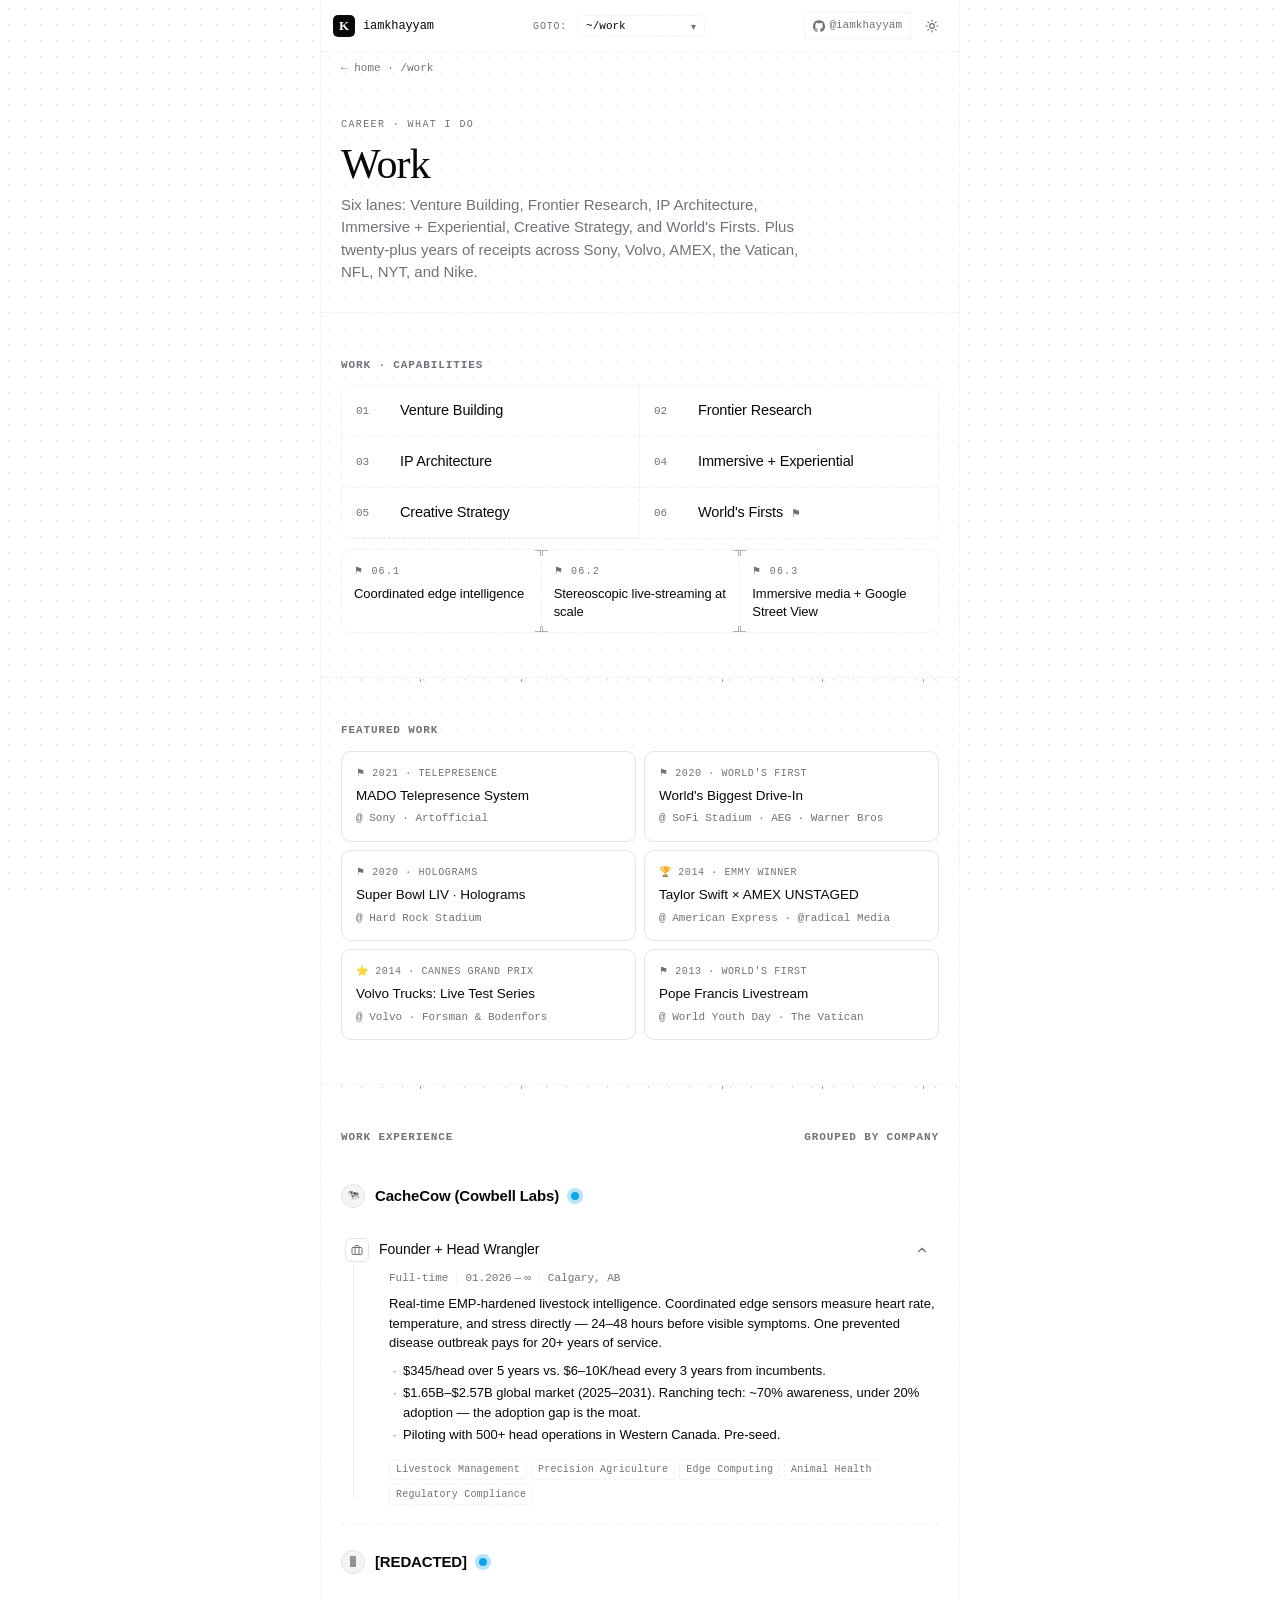
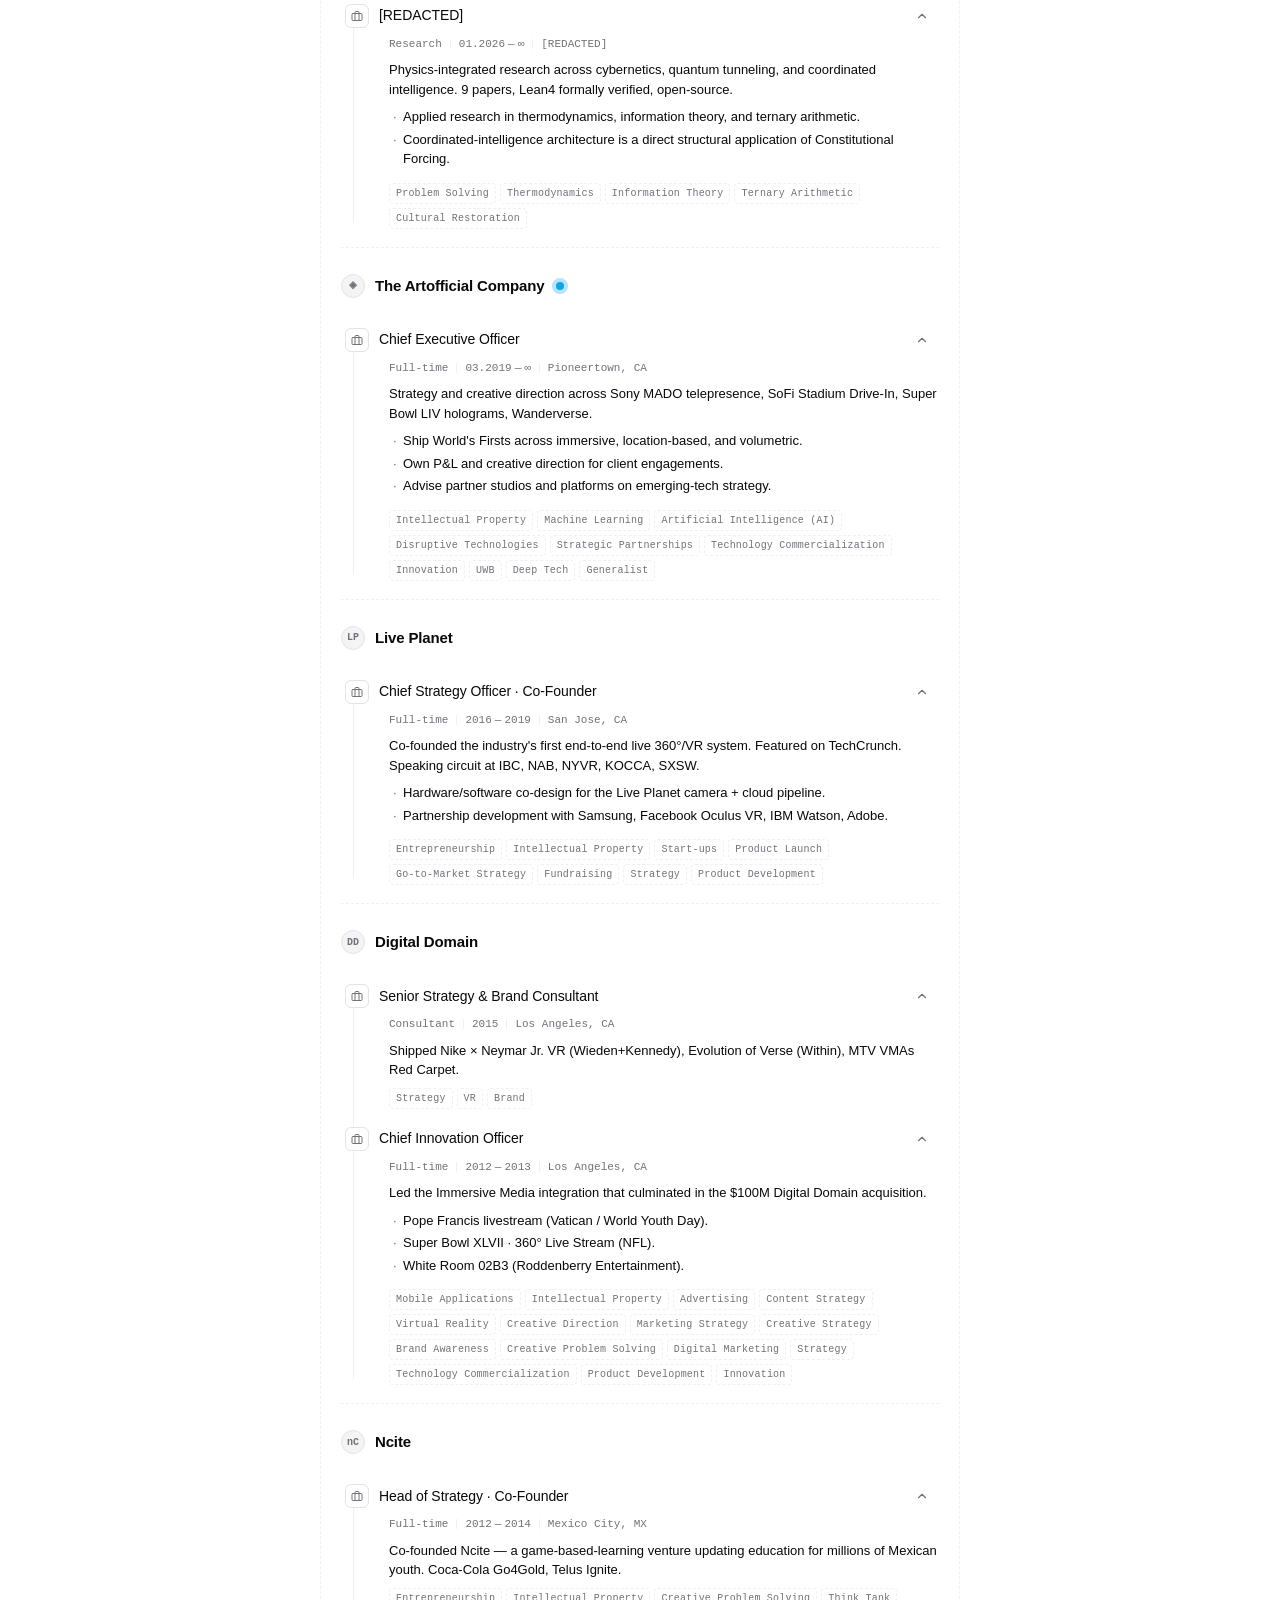
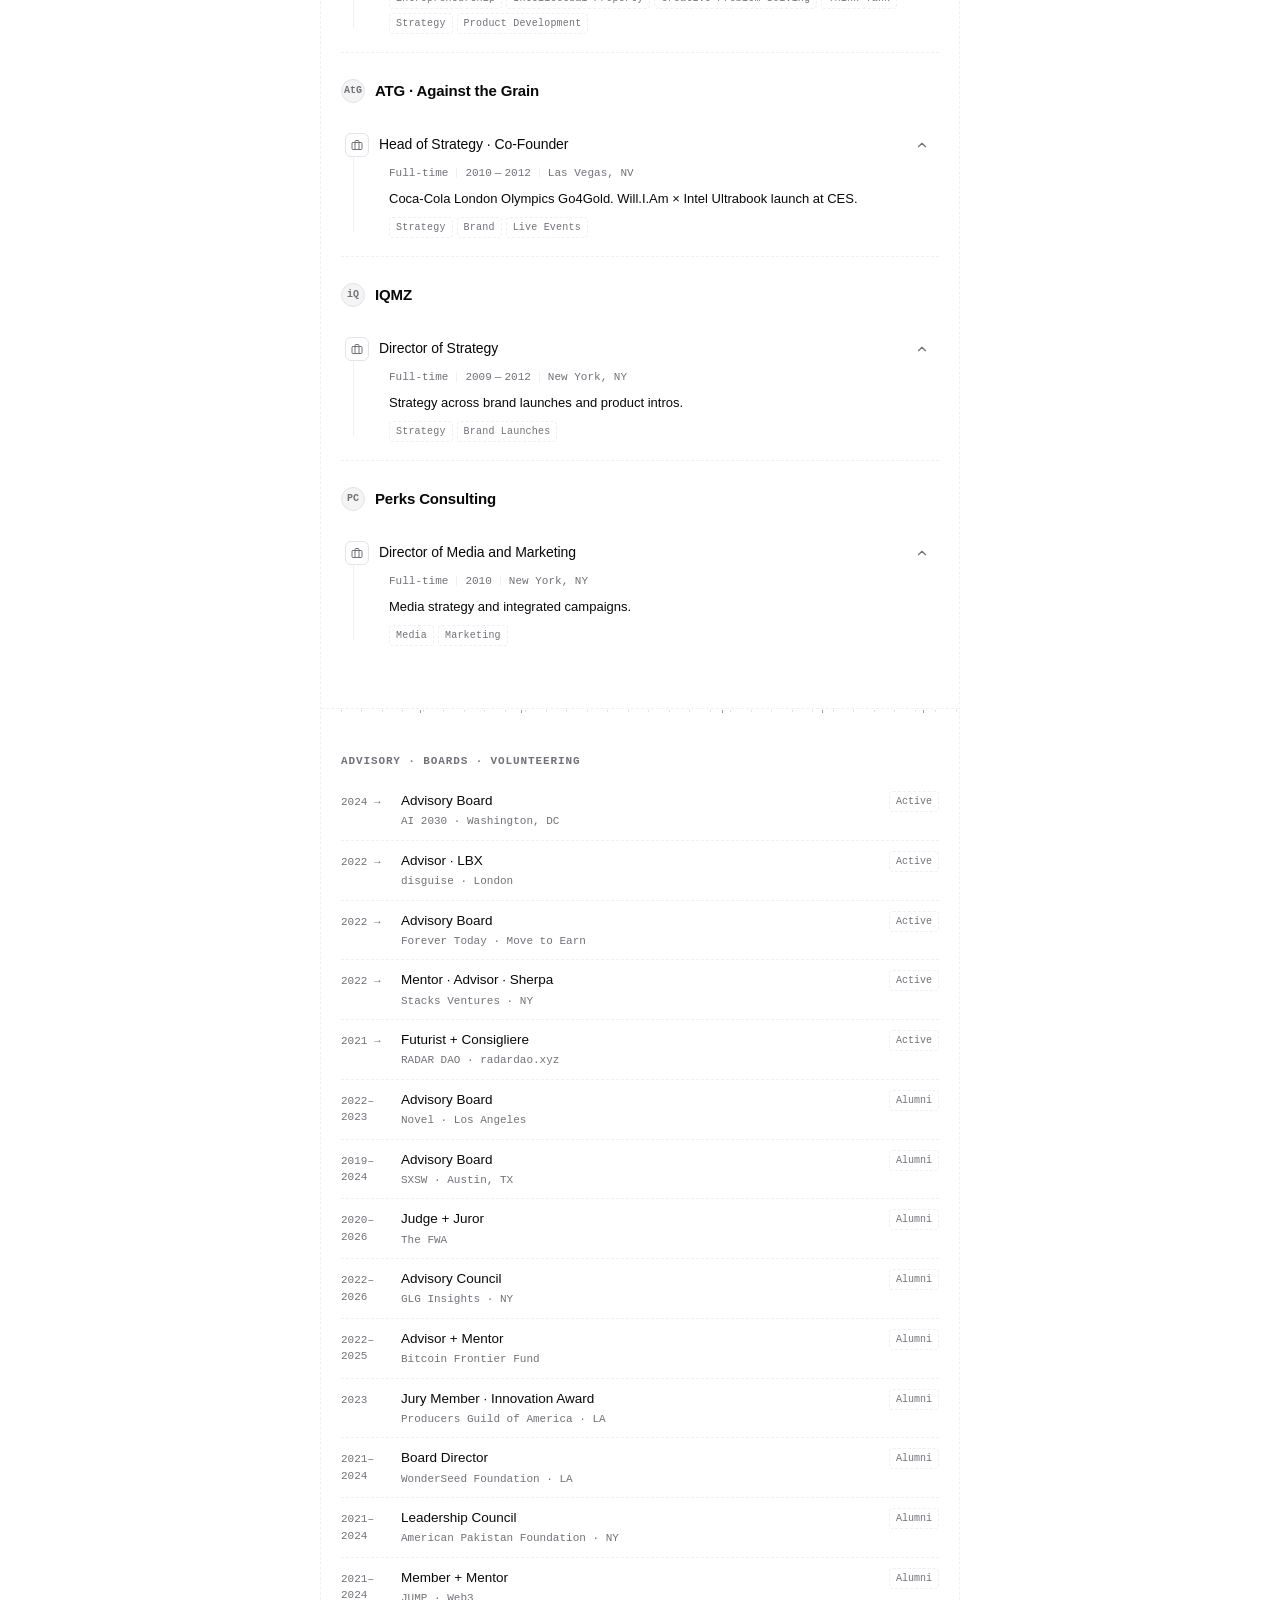
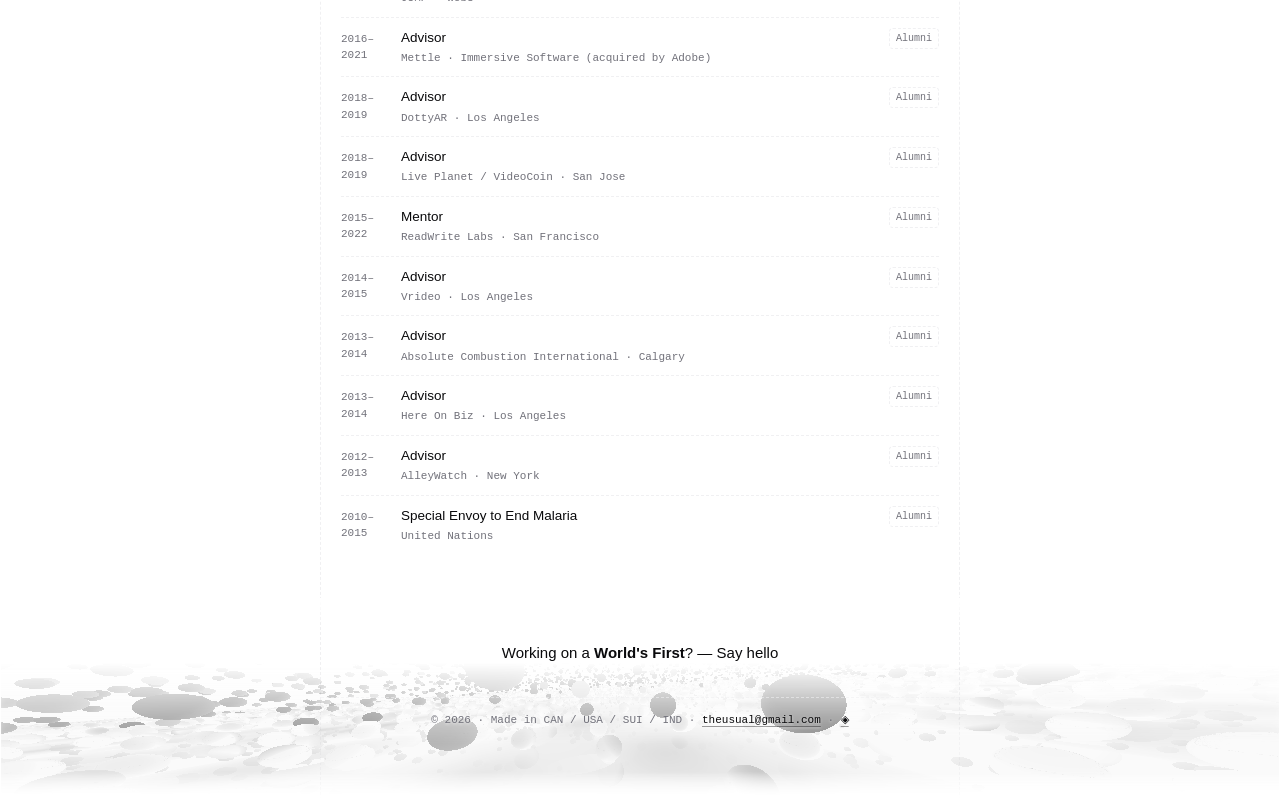
<file: work/index.html>
<!DOCTYPE html>
<html lang="en" data-theme="dark">
<head>
<meta charset="utf-8">
<meta name="viewport" content="width=device-width, initial-scale=1, viewport-fit=cover">
<title>Work — Khayyam Wakil</title>
<meta name="description" content="Capabilities, featured work, career projects, experience, advisory, and education for Khayyam Wakil.">
<meta name="theme-color" content="#ffffff">
<meta name="author" content="Khayyam Wakil">
<meta property="og:title" content="Work — Khayyam Wakil">
<meta property="og:description" content="Capabilities, featured work, career projects, experience, advisory, and education for Khayyam Wakil.">
<meta property="og:url" content="https://iamkhayyam.xyz/work/">
<meta property="og:type" content="website">
<meta property="og:image" content="https://iamkhayyam.xyz/og.png">
<meta property="og:image:width" content="2400">
<meta property="og:image:height" content="1260">
<meta property="og:image:alt" content="KHAYYAM WAKIL in ASCII block letters on a dark terminal card.">
<meta name="twitter:card" content="summary_large_image">
<meta name="twitter:creator" content="@iamkhayyam">
<meta name="twitter:title" content="Work — Khayyam Wakil">
<meta name="twitter:description" content="Capabilities, featured work, career projects, experience, advisory, and education for Khayyam Wakil.">
<meta name="twitter:image" content="https://iamkhayyam.xyz/og.png">
<link rel="canonical" href="https://iamkhayyam.xyz/work/">
<link rel="icon" href="/favicon.svg" type="image/svg+xml">
<script type="application/ld+json">
{
 "@context": "https://schema.org",
 "@type": "WebPage",
 "@id": "https://iamkhayyam.xyz/work/#page",
 "url": "https://iamkhayyam.xyz/work/",
 "name": "Work — Khayyam Wakil",
 "description": "Capabilities, featured work, career projects, experience, advisory, and education for Khayyam Wakil.",
 "isPartOf": {
  "@id": "https://iamkhayyam.xyz/#website"
 },
 "about": {
  "@id": "https://iamkhayyam.xyz/#khayyam"
 },
 "breadcrumb": {
  "@type": "BreadcrumbList",
  "itemListElement": [
   {
    "@type": "ListItem",
    "position": 1,
    "name": "Home",
    "item": "https://iamkhayyam.xyz/"
   },
   {
    "@type": "ListItem",
    "position": 2,
    "name": "Work",
    "item": "https://iamkhayyam.xyz/work/"
   }
  ]
 }
}
</script>

<link rel="preconnect" href="https://fonts.googleapis.com">
<link rel="preconnect" href="https://fonts.gstatic.com" crossorigin>
<link href="https://fonts.googleapis.com/css2?family=Caveat:wght@500;600&display=swap" rel="stylesheet">
<link rel="stylesheet" href="../styles.css">
<style>
  /* Per-page overrides for subpages */
  .subhero {
    padding: 40px 20px 28px;
    border-bottom: 1px dashed var(--line);
  }
  .subhero .fig {
    font-family: var(--font-mono);
    font-size: 10px;
    letter-spacing: 0.14em;
    color: var(--muted-fg);
    display: block;
    margin-bottom: 10px;
  }
  .subhero h1 {
    font-family: var(--font-serif);
    font-weight: 500;
    font-size: 42px;
    line-height: 1.05;
    letter-spacing: -0.02em;
    margin: 0 0 8px;
  }
  .subhero .lede {
    color: var(--muted-fg);
    font-size: 15px;
    margin: 0;
    max-width: 55ch;
  }
  .breadcrumb {
    font-family: var(--font-mono);
    font-size: 11px;
    color: var(--muted-fg);
    padding: 8px 20px 0;
  }
  .breadcrumb a { color: var(--muted-fg); }
  .breadcrumb a:hover { color: var(--foreground); }
  @media (max-width: 540px) {
    .subhero h1 { font-size: 30px; }
    .subhero { padding: 28px 20px 20px; }
  }
</style>
</head>
<body>
<div class="frame" id="top">
  <nav class="nav" aria-label="Primary">
    <a class="nav-brand" href="../">
      <span class="mark">K</span>
      <span>iamkhayyam</span>
    </a>
    <span class="nav-goto">
      <select aria-label="Go to page" onchange="if(this.value)location.href=this.value">
        <option value="/">~/</option>
        <option value="/work/" selected>~/work</option>
        <option value="/projects/">~/projects</option>
        <option value="/speaking/">~/speaking</option>
        <option value="/play/">~/play</option>
        <option value="/learn/">~/learn</option>
        <option value="/writing/">~/writing</option>
      </select>
    </span>
    <div class="nav-right">
      <a class="gh-stars" href="https://github.com/iamkhayyam" title="GitHub · @iamkhayyam">
        <svg viewBox="0 0 24 24" width="12" height="12" fill="currentColor"><path d="M12 .5a12 12 0 0 0-3.79 23.4c.6.11.82-.26.82-.58v-2.05c-3.34.73-4.04-1.61-4.04-1.61-.55-1.39-1.34-1.76-1.34-1.76-1.09-.74.08-.73.08-.73 1.2.08 1.83 1.24 1.83 1.24 1.07 1.84 2.81 1.31 3.5 1 .11-.78.42-1.31.76-1.61-2.66-.3-5.47-1.33-5.47-5.94 0-1.31.47-2.38 1.24-3.22-.13-.31-.54-1.54.12-3.21 0 0 1.01-.32 3.3 1.23a11.5 11.5 0 0 1 6 0c2.29-1.55 3.29-1.23 3.29-1.23.66 1.67.25 2.9.12 3.21.77.84 1.24 1.91 1.24 3.22 0 4.62-2.81 5.63-5.49 5.93.43.37.82 1.1.82 2.22v3.29c0 .32.22.7.83.58A12 12 0 0 0 12 .5Z"/></svg>
        @iamkhayyam
      </a>
      <button class="icon-btn" id="themeToggle" aria-label="Toggle theme" title="Toggle theme">
        <svg width="14" height="14" viewBox="0 0 24 24" fill="none" stroke="currentColor" stroke-width="2" stroke-linecap="round" stroke-linejoin="round"><circle cx="12" cy="12" r="4"></circle><path d="M12 2v2M12 20v2M4.93 4.93l1.41 1.41M17.66 17.66l1.41 1.41M2 12h2M20 12h2M4.93 19.07l1.41-1.41M17.66 6.34l1.41-1.41"></path></svg>
      </button>
    </div>
  </nav>

  <div class="breadcrumb">← <a href="../">home</a> · <span class="mono">/work</span></div>

  <header class="subhero">
    <span class="fig">CAREER · WHAT I DO</span>
    <h1>Work</h1>
    <p class="lede">Six lanes: Venture Building, Frontier Research, IP Architecture, Immersive + Experiential, Creative Strategy, and World's Firsts. Plus twenty-plus years of receipts across Sony, Volvo, AMEX, the Vatican, NFL, NYT, and Nike.</p>
  </header>

  <!-- WORK · CAPABILITIES -->
  <section id="capabilities" aria-labelledby="capabilities-t">
    <h2 class="sh" id="capabilities-t"><span>Work · Capabilities</span></h2>
    <div class="caps">
      <div class="cap">
        <span class="cap-n">01</span>
        <div class="cap-body"><span class="cap-name">Venture Building</span></div>
      </div>
      <div class="cap">
        <span class="cap-n">02</span>
        <div class="cap-body"><span class="cap-name">Frontier Research</span></div>
      </div>
      <div class="cap">
        <span class="cap-n">03</span>
        <div class="cap-body"><span class="cap-name">IP Architecture</span></div>
      </div>
      <div class="cap">
        <span class="cap-n">04</span>
        <div class="cap-body"><span class="cap-name">Immersive + Experiential</span></div>
      </div>
      <div class="cap">
        <span class="cap-n">05</span>
        <div class="cap-body"><span class="cap-name">Creative Strategy</span></div>
      </div>
      <div class="cap">
        <span class="cap-n">06</span>
        <div class="cap-body">
          <span class="cap-name">World's Firsts <span class="muted" style="font-family: var(--font-mono); font-size: 11px; margin-left: 4px;">⚑</span></span>
        </div>
      </div>
    </div>
    <div class="wf-grid" aria-label="World's Firsts detail">
      <div class="wf-item">
        <span class="wf-glyph">⚑ 06.1</span>
        <span class="wf-name">Coordinated edge intelligence</span>
      </div>
      <div class="wf-item">
        <span class="wf-glyph">⚑ 06.2</span>
        <span class="wf-name">Stereoscopic live-streaming at scale</span>
      </div>
      <div class="wf-item">
        <span class="wf-glyph">⚑ 06.3</span>
        <span class="wf-name">Immersive media + Google Street View</span>
      </div>
    </div>
  </section>


  <!-- FEATURED WORK -->
  <section id="work" aria-labelledby="work-t">
    <h2 class="sh" id="work-t"><span>Featured Work</span></h2>
    <div class="glow-grid" id="glowGrid">
      <a class="glow-card" href="https://www.sony.com/en/SonyInfo/technology/stories/entries/20230929/">
        <span class="g-flag">⚑ 2021 · TELEPRESENCE</span>
        <span class="g-title">MADO Telepresence System</span>
        <span class="g-org">@ Sony · Artofficial</span>
      </a>
      <a class="glow-card" href="https://artofficial.bit.ai/pl/efLVyl1VnQjc8pP7">
        <span class="g-flag">⚑ 2020 · WORLD'S FIRST</span>
        <span class="g-title">World's Biggest Drive-In</span>
        <span class="g-org">@ SoFi Stadium · AEG · Warner Bros</span>
      </a>
      <a class="glow-card" href="#">
        <span class="g-flag">⚑ 2020 · HOLOGRAMS</span>
        <span class="g-title">Super Bowl LIV · Holograms</span>
        <span class="g-org">@ Hard Rock Stadium</span>
      </a>
      <a class="glow-card" href="https://www.radicalmedia.com/work/amex-unstaged-taylor-swift-experience">
        <span class="g-flag">🏆 2014 · EMMY WINNER</span>
        <span class="g-title">Taylor Swift × AMEX UNSTAGED</span>
        <span class="g-org">@ American Express · @radical Media</span>
      </a>
      <a class="glow-card" href="https://www.forsman.com/work/volvo-trucks-live-test-series">
        <span class="g-flag">⭐ 2014 · CANNES GRAND PRIX</span>
        <span class="g-title">Volvo Trucks: Live Test Series</span>
        <span class="g-org">@ Volvo · Forsman &amp; Bodenfors</span>
      </a>
      <a class="glow-card" href="https://www.vatican.va/content/francesco/en/travels/2013/outside/documents/papa-francesco-gmg-rio-de-janeiro-2013.html">
        <span class="g-flag">⚑ 2013 · WORLD'S FIRST</span>
        <span class="g-title">Pope Francis Livestream</span>
        <span class="g-org">@ World Youth Day · The Vatican</span>
      </a>
    </div>
  </section>


  <!-- WORK EXPERIENCE — ported chanhdai component, expanded by default on /work -->
  <section id="experience" aria-labelledby="experience-t">
    <h2 class="sh" id="experience-t"><span>Work Experience</span><span class="more">Grouped by company</span></h2>
    <div class="xp">

      <!-- CacheCow · current -->
      <div class="xp-group">
        <header class="xp-company">
          <span class="xp-logo">🐄</span>
          <h3 class="xp-name">CacheCow (Cowbell Labs)</h3>
          <span class="xp-current" aria-label="Current role"></span>
        </header>
        <ul class="xp-positions">
          <li class="xp-position" data-open="true">
            <button class="xp-trigger" type="button" aria-expanded="true">
              <span class="xp-icon" aria-hidden="true"><svg viewBox="0 0 24 24" fill="none" stroke="currentColor" stroke-width="2" stroke-linecap="round" stroke-linejoin="round"><rect width="20" height="14" x="2" y="7" rx="2" ry="2"></rect><path d="M16 21V5a2 2 0 0 0-2-2h-4a2 2 0 0 0-2 2v16"></path></svg></span>
              <span class="xp-title">Founder + Head Wrangler</span>
              <svg class="xp-chevron" viewBox="0 0 24 24" fill="none" stroke="currentColor" stroke-width="2" stroke-linecap="round" stroke-linejoin="round" aria-hidden="true"><path d="m6 9 6 6 6-6"/></svg>
            </button>
            <dl class="xp-meta">
              <dd>Full-time</dd><span class="xp-sep" aria-hidden="true"></span>
              <dd class="xp-dates"><span>01.2026</span><span class="xp-dash">—</span><span>∞</span></dd>
              <span class="xp-sep" aria-hidden="true"></span><dd>Calgary, AB</dd>
            </dl>
            <div class="xp-body"><div class="xp-body-inner">
              <p>Real-time EMP-hardened livestock intelligence. Coordinated edge sensors measure heart rate, temperature, and stress directly — 24–48 hours before visible symptoms. One prevented disease outbreak pays for 20+ years of service.</p>
              <ul>
                <li>$345/head over 5 years vs. $6–10K/head every 3 years from incumbents.</li>
                <li>$1.65B–$2.57B global market (2025–2031). Ranching tech: ~70% awareness, under 20% adoption — the adoption gap is the moat.</li>
                <li>Piloting with 500+ head operations in Western Canada. Pre-seed.</li>
              </ul>
            </div></div>
            <ul class="xp-skills"><li>Livestock Management</li><li>Precision Agriculture</li><li>Edge Computing</li><li>Animal Health</li><li>Regulatory Compliance</li></ul>
          </li>
        </ul>
      </div>

      <!-- Redacted research role · current -->
      <div class="xp-group">
        <header class="xp-company">
          <span class="xp-logo">▓</span>
          <h3 class="xp-name">[REDACTED]</h3>
          <span class="xp-current" aria-label="Current role"></span>
        </header>
        <ul class="xp-positions">
          <li class="xp-position" data-open="true">
            <button class="xp-trigger" type="button" aria-expanded="true">
              <span class="xp-icon" aria-hidden="true"><svg viewBox="0 0 24 24" fill="none" stroke="currentColor" stroke-width="2" stroke-linecap="round" stroke-linejoin="round"><rect width="20" height="14" x="2" y="7" rx="2" ry="2"></rect><path d="M16 21V5a2 2 0 0 0-2-2h-4a2 2 0 0 0-2 2v16"></path></svg></span>
              <span class="xp-title">[REDACTED]</span>
              <svg class="xp-chevron" viewBox="0 0 24 24" fill="none" stroke="currentColor" stroke-width="2" stroke-linecap="round" stroke-linejoin="round" aria-hidden="true"><path d="m6 9 6 6 6-6"/></svg>
            </button>
            <dl class="xp-meta">
              <dd>Research</dd><span class="xp-sep" aria-hidden="true"></span>
              <dd class="xp-dates"><span>01.2026</span><span class="xp-dash">—</span><span>∞</span></dd>
              <span class="xp-sep" aria-hidden="true"></span><dd>[REDACTED]</dd>
            </dl>
            <div class="xp-body"><div class="xp-body-inner">
              <p>Physics-integrated research across cybernetics, quantum tunneling, and coordinated intelligence. 9 papers, Lean4 formally verified, open-source.</p>
              <ul>
                <li>Applied research in thermodynamics, information theory, and ternary arithmetic.</li>
                <li>Coordinated-intelligence architecture is a direct structural application of Constitutional Forcing.</li>
              </ul>
            </div></div>
            <ul class="xp-skills"><li>Problem Solving</li><li>Thermodynamics</li><li>Information Theory</li><li>Ternary Arithmetic</li><li>Cultural Restoration</li></ul>
          </li>
        </ul>
      </div>

      <!-- The Artofficial Company · current -->
      <div class="xp-group">
        <header class="xp-company">
          <span class="xp-logo">◈</span>
          <h3 class="xp-name">The Artofficial Company</h3>
          <span class="xp-current" aria-label="Current role"></span>
        </header>
        <ul class="xp-positions">
          <li class="xp-position" data-open="true">
            <button class="xp-trigger" type="button" aria-expanded="true">
              <span class="xp-icon" aria-hidden="true"><svg viewBox="0 0 24 24" fill="none" stroke="currentColor" stroke-width="2" stroke-linecap="round" stroke-linejoin="round"><rect width="20" height="14" x="2" y="7" rx="2" ry="2"></rect><path d="M16 21V5a2 2 0 0 0-2-2h-4a2 2 0 0 0-2 2v16"></path></svg></span>
              <span class="xp-title">Chief Executive Officer</span>
              <svg class="xp-chevron" viewBox="0 0 24 24" fill="none" stroke="currentColor" stroke-width="2" stroke-linecap="round" stroke-linejoin="round" aria-hidden="true"><path d="m6 9 6 6 6-6"/></svg>
            </button>
            <dl class="xp-meta">
              <dd>Full-time</dd><span class="xp-sep" aria-hidden="true"></span>
              <dd class="xp-dates"><span>03.2019</span><span class="xp-dash">—</span><span>∞</span></dd>
              <span class="xp-sep" aria-hidden="true"></span><dd>Pioneertown, CA</dd>
            </dl>
            <div class="xp-body"><div class="xp-body-inner">
              <p>Strategy and creative direction across Sony MADO telepresence, SoFi Stadium Drive-In, Super Bowl LIV holograms, Wanderverse.</p>
              <ul>
                <li>Ship World's Firsts across immersive, location-based, and volumetric.</li>
                <li>Own P&amp;L and creative direction for client engagements.</li>
                <li>Advise partner studios and platforms on emerging-tech strategy.</li>
              </ul>
            </div></div>
            <ul class="xp-skills"><li>Intellectual Property</li><li>Machine Learning</li><li>Artificial Intelligence (AI)</li><li>Disruptive Technologies</li><li>Strategic Partnerships</li><li>Technology Commercialization</li><li>Innovation</li><li>UWB</li><li>Deep Tech</li><li>Generalist</li></ul>
          </li>
        </ul>
      </div>

      <!-- Live Planet -->
      <div class="xp-group">
        <header class="xp-company">
          <span class="xp-logo">LP</span>
          <h3 class="xp-name">Live Planet</h3>
        </header>
        <ul class="xp-positions">
          <li class="xp-position" data-open="true">
            <button class="xp-trigger" type="button" aria-expanded="true">
              <span class="xp-icon" aria-hidden="true"><svg viewBox="0 0 24 24" fill="none" stroke="currentColor" stroke-width="2" stroke-linecap="round" stroke-linejoin="round"><rect width="20" height="14" x="2" y="7" rx="2" ry="2"></rect><path d="M16 21V5a2 2 0 0 0-2-2h-4a2 2 0 0 0-2 2v16"></path></svg></span>
              <span class="xp-title">Chief Strategy Officer · Co-Founder</span>
              <svg class="xp-chevron" viewBox="0 0 24 24" fill="none" stroke="currentColor" stroke-width="2" stroke-linecap="round" stroke-linejoin="round" aria-hidden="true"><path d="m6 9 6 6 6-6"/></svg>
            </button>
            <dl class="xp-meta">
              <dd>Full-time</dd><span class="xp-sep" aria-hidden="true"></span>
              <dd class="xp-dates"><span>2016</span><span class="xp-dash">—</span><span>2019</span></dd>
              <span class="xp-sep" aria-hidden="true"></span><dd>San Jose, CA</dd>
            </dl>
            <div class="xp-body"><div class="xp-body-inner">
              <p>Co-founded the industry's first end-to-end live 360°/VR system. Featured on TechCrunch. Speaking circuit at IBC, NAB, NYVR, KOCCA, SXSW.</p>
              <ul>
                <li>Hardware/software co-design for the Live Planet camera + cloud pipeline.</li>
                <li>Partnership development with Samsung, Facebook Oculus VR, IBM Watson, Adobe.</li>
              </ul>
            </div></div>
            <ul class="xp-skills"><li>Entrepreneurship</li><li>Intellectual Property</li><li>Start-ups</li><li>Product Launch</li><li>Go-to-Market Strategy</li><li>Fundraising</li><li>Strategy</li><li>Product Development</li></ul>
          </li>
        </ul>
      </div>

      <!-- Digital Domain — TWO positions on shared rail -->
      <div class="xp-group">
        <header class="xp-company">
          <span class="xp-logo">DD</span>
          <h3 class="xp-name">Digital Domain</h3>
        </header>
        <ul class="xp-positions">
          <li class="xp-position" data-open="true">
            <button class="xp-trigger" type="button" aria-expanded="true">
              <span class="xp-icon" aria-hidden="true"><svg viewBox="0 0 24 24" fill="none" stroke="currentColor" stroke-width="2" stroke-linecap="round" stroke-linejoin="round"><rect width="20" height="14" x="2" y="7" rx="2" ry="2"></rect><path d="M16 21V5a2 2 0 0 0-2-2h-4a2 2 0 0 0-2 2v16"></path></svg></span>
              <span class="xp-title">Senior Strategy &amp; Brand Consultant</span>
              <svg class="xp-chevron" viewBox="0 0 24 24" fill="none" stroke="currentColor" stroke-width="2" stroke-linecap="round" stroke-linejoin="round" aria-hidden="true"><path d="m6 9 6 6 6-6"/></svg>
            </button>
            <dl class="xp-meta">
              <dd>Consultant</dd><span class="xp-sep" aria-hidden="true"></span>
              <dd class="xp-dates"><span>2015</span></dd>
              <span class="xp-sep" aria-hidden="true"></span><dd>Los Angeles, CA</dd>
            </dl>
            <div class="xp-body"><div class="xp-body-inner">
              <p>Shipped Nike × Neymar Jr. VR (Wieden+Kennedy), Evolution of Verse (Within), MTV VMAs Red Carpet.</p>
            </div></div>
            <ul class="xp-skills"><li>Strategy</li><li>VR</li><li>Brand</li></ul>
          </li>
          <li class="xp-position" data-open="true">
            <button class="xp-trigger" type="button" aria-expanded="true">
              <span class="xp-icon" aria-hidden="true"><svg viewBox="0 0 24 24" fill="none" stroke="currentColor" stroke-width="2" stroke-linecap="round" stroke-linejoin="round"><rect width="20" height="14" x="2" y="7" rx="2" ry="2"></rect><path d="M16 21V5a2 2 0 0 0-2-2h-4a2 2 0 0 0-2 2v16"></path></svg></span>
              <span class="xp-title">Chief Innovation Officer</span>
              <svg class="xp-chevron" viewBox="0 0 24 24" fill="none" stroke="currentColor" stroke-width="2" stroke-linecap="round" stroke-linejoin="round" aria-hidden="true"><path d="m6 9 6 6 6-6"/></svg>
            </button>
            <dl class="xp-meta">
              <dd>Full-time</dd><span class="xp-sep" aria-hidden="true"></span>
              <dd class="xp-dates"><span>2012</span><span class="xp-dash">—</span><span>2013</span></dd>
              <span class="xp-sep" aria-hidden="true"></span><dd>Los Angeles, CA</dd>
            </dl>
            <div class="xp-body"><div class="xp-body-inner">
              <p>Led the Immersive Media integration that culminated in the $100M Digital Domain acquisition.</p>
              <ul>
                <li>Pope Francis livestream (Vatican / World Youth Day).</li>
                <li>Super Bowl XLVII · 360° Live Stream (NFL).</li>
                <li>White Room 02B3 (Roddenberry Entertainment).</li>
              </ul>
            </div></div>
            <ul class="xp-skills"><li>Mobile Applications</li><li>Intellectual Property</li><li>Advertising</li><li>Content Strategy</li><li>Virtual Reality</li><li>Creative Direction</li><li>Marketing Strategy</li><li>Creative Strategy</li><li>Brand Awareness</li><li>Creative Problem Solving</li><li>Digital Marketing</li><li>Strategy</li><li>Technology Commercialization</li><li>Product Development</li><li>Innovation</li></ul>
          </li>
        </ul>
      </div>

      <!-- Ncite -->
      <div class="xp-group">
        <header class="xp-company">
          <span class="xp-logo">nC</span>
          <h3 class="xp-name">Ncite</h3>
        </header>
        <ul class="xp-positions">
          <li class="xp-position" data-open="true">
            <button class="xp-trigger" type="button" aria-expanded="true">
              <span class="xp-icon" aria-hidden="true"><svg viewBox="0 0 24 24" fill="none" stroke="currentColor" stroke-width="2" stroke-linecap="round" stroke-linejoin="round"><rect width="20" height="14" x="2" y="7" rx="2" ry="2"></rect><path d="M16 21V5a2 2 0 0 0-2-2h-4a2 2 0 0 0-2 2v16"></path></svg></span>
              <span class="xp-title">Head of Strategy · Co-Founder</span>
              <svg class="xp-chevron" viewBox="0 0 24 24" fill="none" stroke="currentColor" stroke-width="2" stroke-linecap="round" stroke-linejoin="round" aria-hidden="true"><path d="m6 9 6 6 6-6"/></svg>
            </button>
            <dl class="xp-meta">
              <dd>Full-time</dd><span class="xp-sep" aria-hidden="true"></span>
              <dd class="xp-dates"><span>2012</span><span class="xp-dash">—</span><span>2014</span></dd>
              <span class="xp-sep" aria-hidden="true"></span><dd>Mexico City, MX</dd>
            </dl>
            <div class="xp-body"><div class="xp-body-inner">
              <p>Co-founded Ncite — a game-based-learning venture updating education for millions of Mexican youth. Coca-Cola Go4Gold, Telus Ignite.</p>
            </div></div>
            <ul class="xp-skills"><li>Entrepreneurship</li><li>Intellectual Property</li><li>Creative Problem Solving</li><li>Think Tank</li><li>Strategy</li><li>Product Development</li></ul>
          </li>
        </ul>
      </div>

      <!-- ATG · Against the Grain -->
      <div class="xp-group">
        <header class="xp-company">
          <span class="xp-logo">AtG</span>
          <h3 class="xp-name">ATG · Against the Grain</h3>
        </header>
        <ul class="xp-positions">
          <li class="xp-position" data-open="true">
            <button class="xp-trigger" type="button" aria-expanded="true">
              <span class="xp-icon" aria-hidden="true"><svg viewBox="0 0 24 24" fill="none" stroke="currentColor" stroke-width="2" stroke-linecap="round" stroke-linejoin="round"><rect width="20" height="14" x="2" y="7" rx="2" ry="2"></rect><path d="M16 21V5a2 2 0 0 0-2-2h-4a2 2 0 0 0-2 2v16"></path></svg></span>
              <span class="xp-title">Head of Strategy · Co-Founder</span>
              <svg class="xp-chevron" viewBox="0 0 24 24" fill="none" stroke="currentColor" stroke-width="2" stroke-linecap="round" stroke-linejoin="round" aria-hidden="true"><path d="m6 9 6 6 6-6"/></svg>
            </button>
            <dl class="xp-meta">
              <dd>Full-time</dd><span class="xp-sep" aria-hidden="true"></span>
              <dd class="xp-dates"><span>2010</span><span class="xp-dash">—</span><span>2012</span></dd>
              <span class="xp-sep" aria-hidden="true"></span><dd>Las Vegas, NV</dd>
            </dl>
            <div class="xp-body"><div class="xp-body-inner">
              <p>Coca-Cola London Olympics Go4Gold. Will.I.Am × Intel Ultrabook launch at CES.</p>
            </div></div>
            <ul class="xp-skills"><li>Strategy</li><li>Brand</li><li>Live Events</li></ul>
          </li>
        </ul>
      </div>

      <!-- IQMZ -->
      <div class="xp-group">
        <header class="xp-company">
          <span class="xp-logo">iQ</span>
          <h3 class="xp-name">IQMZ</h3>
        </header>
        <ul class="xp-positions">
          <li class="xp-position" data-open="true">
            <button class="xp-trigger" type="button" aria-expanded="true">
              <span class="xp-icon" aria-hidden="true"><svg viewBox="0 0 24 24" fill="none" stroke="currentColor" stroke-width="2" stroke-linecap="round" stroke-linejoin="round"><rect width="20" height="14" x="2" y="7" rx="2" ry="2"></rect><path d="M16 21V5a2 2 0 0 0-2-2h-4a2 2 0 0 0-2 2v16"></path></svg></span>
              <span class="xp-title">Director of Strategy</span>
              <svg class="xp-chevron" viewBox="0 0 24 24" fill="none" stroke="currentColor" stroke-width="2" stroke-linecap="round" stroke-linejoin="round" aria-hidden="true"><path d="m6 9 6 6 6-6"/></svg>
            </button>
            <dl class="xp-meta">
              <dd>Full-time</dd><span class="xp-sep" aria-hidden="true"></span>
              <dd class="xp-dates"><span>2009</span><span class="xp-dash">—</span><span>2012</span></dd>
              <span class="xp-sep" aria-hidden="true"></span><dd>New York, NY</dd>
            </dl>
            <div class="xp-body"><div class="xp-body-inner">
              <p>Strategy across brand launches and product intros.</p>
            </div></div>
            <ul class="xp-skills"><li>Strategy</li><li>Brand Launches</li></ul>
          </li>
        </ul>
      </div>

      <!-- Perks Consulting -->
      <div class="xp-group">
        <header class="xp-company">
          <span class="xp-logo">PC</span>
          <h3 class="xp-name">Perks Consulting</h3>
        </header>
        <ul class="xp-positions">
          <li class="xp-position" data-open="true">
            <button class="xp-trigger" type="button" aria-expanded="true">
              <span class="xp-icon" aria-hidden="true"><svg viewBox="0 0 24 24" fill="none" stroke="currentColor" stroke-width="2" stroke-linecap="round" stroke-linejoin="round"><rect width="20" height="14" x="2" y="7" rx="2" ry="2"></rect><path d="M16 21V5a2 2 0 0 0-2-2h-4a2 2 0 0 0-2 2v16"></path></svg></span>
              <span class="xp-title">Director of Media and Marketing</span>
              <svg class="xp-chevron" viewBox="0 0 24 24" fill="none" stroke="currentColor" stroke-width="2" stroke-linecap="round" stroke-linejoin="round" aria-hidden="true"><path d="m6 9 6 6 6-6"/></svg>
            </button>
            <dl class="xp-meta">
              <dd>Full-time</dd><span class="xp-sep" aria-hidden="true"></span>
              <dd class="xp-dates"><span>2010</span></dd>
              <span class="xp-sep" aria-hidden="true"></span><dd>New York, NY</dd>
            </dl>
            <div class="xp-body"><div class="xp-body-inner">
              <p>Media strategy and integrated campaigns.</p>
            </div></div>
            <ul class="xp-skills"><li>Media</li><li>Marketing</li></ul>
          </li>
        </ul>
      </div>

    </div>
  </section>


  <!-- ADVISORY -->
  <section id="advisory" aria-labelledby="advisory-t">
    <h2 class="sh" id="advisory-t"><span>Advisory · Boards · Volunteering</span></h2>
    <div class="list">
      <div class="row"><span class="row-year">2024 →</span><span class="row-title">Advisory Board<span class="row-sub">AI 2030 · Washington, DC</span></span><span class="row-meta">Active</span></div>
      <div class="row"><span class="row-year">2022 →</span><span class="row-title">Advisor · LBX<span class="row-sub">disguise · London</span></span><span class="row-meta">Active</span></div>
      <div class="row"><span class="row-year">2022 →</span><span class="row-title">Advisory Board<span class="row-sub">Forever Today · Move to Earn</span></span><span class="row-meta">Active</span></div>
      <div class="row"><span class="row-year">2022 →</span><span class="row-title">Mentor · Advisor · Sherpa<span class="row-sub">Stacks Ventures · NY</span></span><span class="row-meta">Active</span></div>
      <div class="row"><span class="row-year">2021 →</span><span class="row-title">Futurist + Consigliere<span class="row-sub">RADAR DAO · radardao.xyz</span></span><span class="row-meta">Active</span></div>
      <div class="row"><span class="row-year">2022–2023</span><span class="row-title">Advisory Board<span class="row-sub">Novel · Los Angeles</span></span><span class="row-meta">Alumni</span></div>
      <div class="row"><span class="row-year">2019–2024</span><span class="row-title">Advisory Board<span class="row-sub">SXSW · Austin, TX</span></span><span class="row-meta">Alumni</span></div>
      <div class="row"><span class="row-year">2020–2026</span><span class="row-title">Judge + Juror<span class="row-sub">The FWA</span></span><span class="row-meta">Alumni</span></div>
      <div class="row"><span class="row-year">2022–2026</span><span class="row-title">Advisory Council<span class="row-sub">GLG Insights · NY</span></span><span class="row-meta">Alumni</span></div>
      <div class="row"><span class="row-year">2022–2025</span><span class="row-title">Advisor + Mentor<span class="row-sub">Bitcoin Frontier Fund</span></span><span class="row-meta">Alumni</span></div>
      <div class="row"><span class="row-year">2023</span><span class="row-title">Jury Member · Innovation Award<span class="row-sub">Producers Guild of America · LA</span></span><span class="row-meta">Alumni</span></div>
      <div class="row"><span class="row-year">2021–2024</span><span class="row-title">Board Director<span class="row-sub">WonderSeed Foundation · LA</span></span><span class="row-meta">Alumni</span></div>
      <div class="row"><span class="row-year">2021–2024</span><span class="row-title">Leadership Council<span class="row-sub">American Pakistan Foundation · NY</span></span><span class="row-meta">Alumni</span></div>
      <div class="row"><span class="row-year">2021–2024</span><span class="row-title">Member + Mentor<span class="row-sub">JUMP · Web3</span></span><span class="row-meta">Alumni</span></div>
      <div class="row"><span class="row-year">2016–2021</span><span class="row-title">Advisor<span class="row-sub">Mettle · Immersive Software (acquired by Adobe)</span></span><span class="row-meta">Alumni</span></div>
      <div class="row"><span class="row-year">2018–2019</span><span class="row-title">Advisor<span class="row-sub">DottyAR · Los Angeles</span></span><span class="row-meta">Alumni</span></div>
      <div class="row"><span class="row-year">2018–2019</span><span class="row-title">Advisor<span class="row-sub">Live Planet / VideoCoin · San Jose</span></span><span class="row-meta">Alumni</span></div>
      <div class="row"><span class="row-year">2015–2022</span><span class="row-title">Mentor<span class="row-sub">ReadWrite Labs · San Francisco</span></span><span class="row-meta">Alumni</span></div>
      <div class="row"><span class="row-year">2014–2015</span><span class="row-title">Advisor<span class="row-sub">Vrideo · Los Angeles</span></span><span class="row-meta">Alumni</span></div>
      <div class="row"><span class="row-year">2013–2014</span><span class="row-title">Advisor<span class="row-sub">Absolute Combustion International · Calgary</span></span><span class="row-meta">Alumni</span></div>
      <div class="row"><span class="row-year">2013–2014</span><span class="row-title">Advisor<span class="row-sub">Here On Biz · Los Angeles</span></span><span class="row-meta">Alumni</span></div>
      <div class="row"><span class="row-year">2012–2013</span><span class="row-title">Advisor<span class="row-sub">AlleyWatch · New York</span></span><span class="row-meta">Alumni</span></div>
      <div class="row"><span class="row-year">2010–2015</span><span class="row-title">Special Envoy to End Malaria<span class="row-sub">United Nations</span></span><span class="row-meta">Alumni</span></div>
    </div>
  </section>


  <footer class="contact-shader" aria-label="Site footer">
    <canvas class="signature-shader" id="shaderCanvas" aria-hidden="true"></canvas>
    <p class="contact-p" style="text-align: center;">Working on a <strong>World's First</strong>? — <a href="mailto:theusual@gmail.com">Say hello</a></p>
    <div class="contact-meta">
      © <span id="year">2026</span> · Made in CAN / USA / SUI / IND · <a href="mailto:theusual@gmail.com">theusual@gmail.com</a> · <a href="https://www.shadertoy.com/view/lsX3WH" title="Shader by Reinder Nijhoff — CC BY-NC-SA 4.0">◈</a>
    </div>
  </footer>

</div>

<script>
  (function () {
    const root = document.documentElement;
    const stored = localStorage.getItem('theme');
    const prefersDark = window.matchMedia('(prefers-color-scheme: dark)').matches;
    root.setAttribute('data-theme', stored || (prefersDark ? 'dark' : 'light'));
    document.getElementById('themeToggle').addEventListener('click', () => {
      const next = root.getAttribute('data-theme') === 'dark' ? 'light' : 'dark';
      root.setAttribute('data-theme', next);
      localStorage.setItem('theme', next);
    });
  })();
  document.getElementById('year').textContent = new Date().getFullYear();

  // Work Experience component — click a position row to expand/collapse
  (function () {
    document.querySelectorAll('.xp-trigger').forEach((btn) => {
      btn.addEventListener('click', () => {
        const li = btn.closest('.xp-position');
        if (!li) return;
        const open = li.getAttribute('data-open') === 'true';
        li.setAttribute('data-open', String(!open));
        btn.setAttribute('aria-expanded', String(!open));
      });
    });
  })();

  // Glow Card cursor tracking (used on /work)
  (function () {
    const grid = document.getElementById('glowGrid');
    if (!grid) return;
    grid.addEventListener('pointermove', (e) => {
      const card = e.target.closest('.glow-card');
      if (!card) return;
      const r = card.getBoundingClientRect();
      card.style.setProperty('--gx', (e.clientX - r.left) + 'px');
      card.style.setProperty('--gy', (e.clientY - r.top) + 'px');
    });
  })();
</script>
<script src="../shader-footer.js" defer></script>
</body>
</html>
</file>
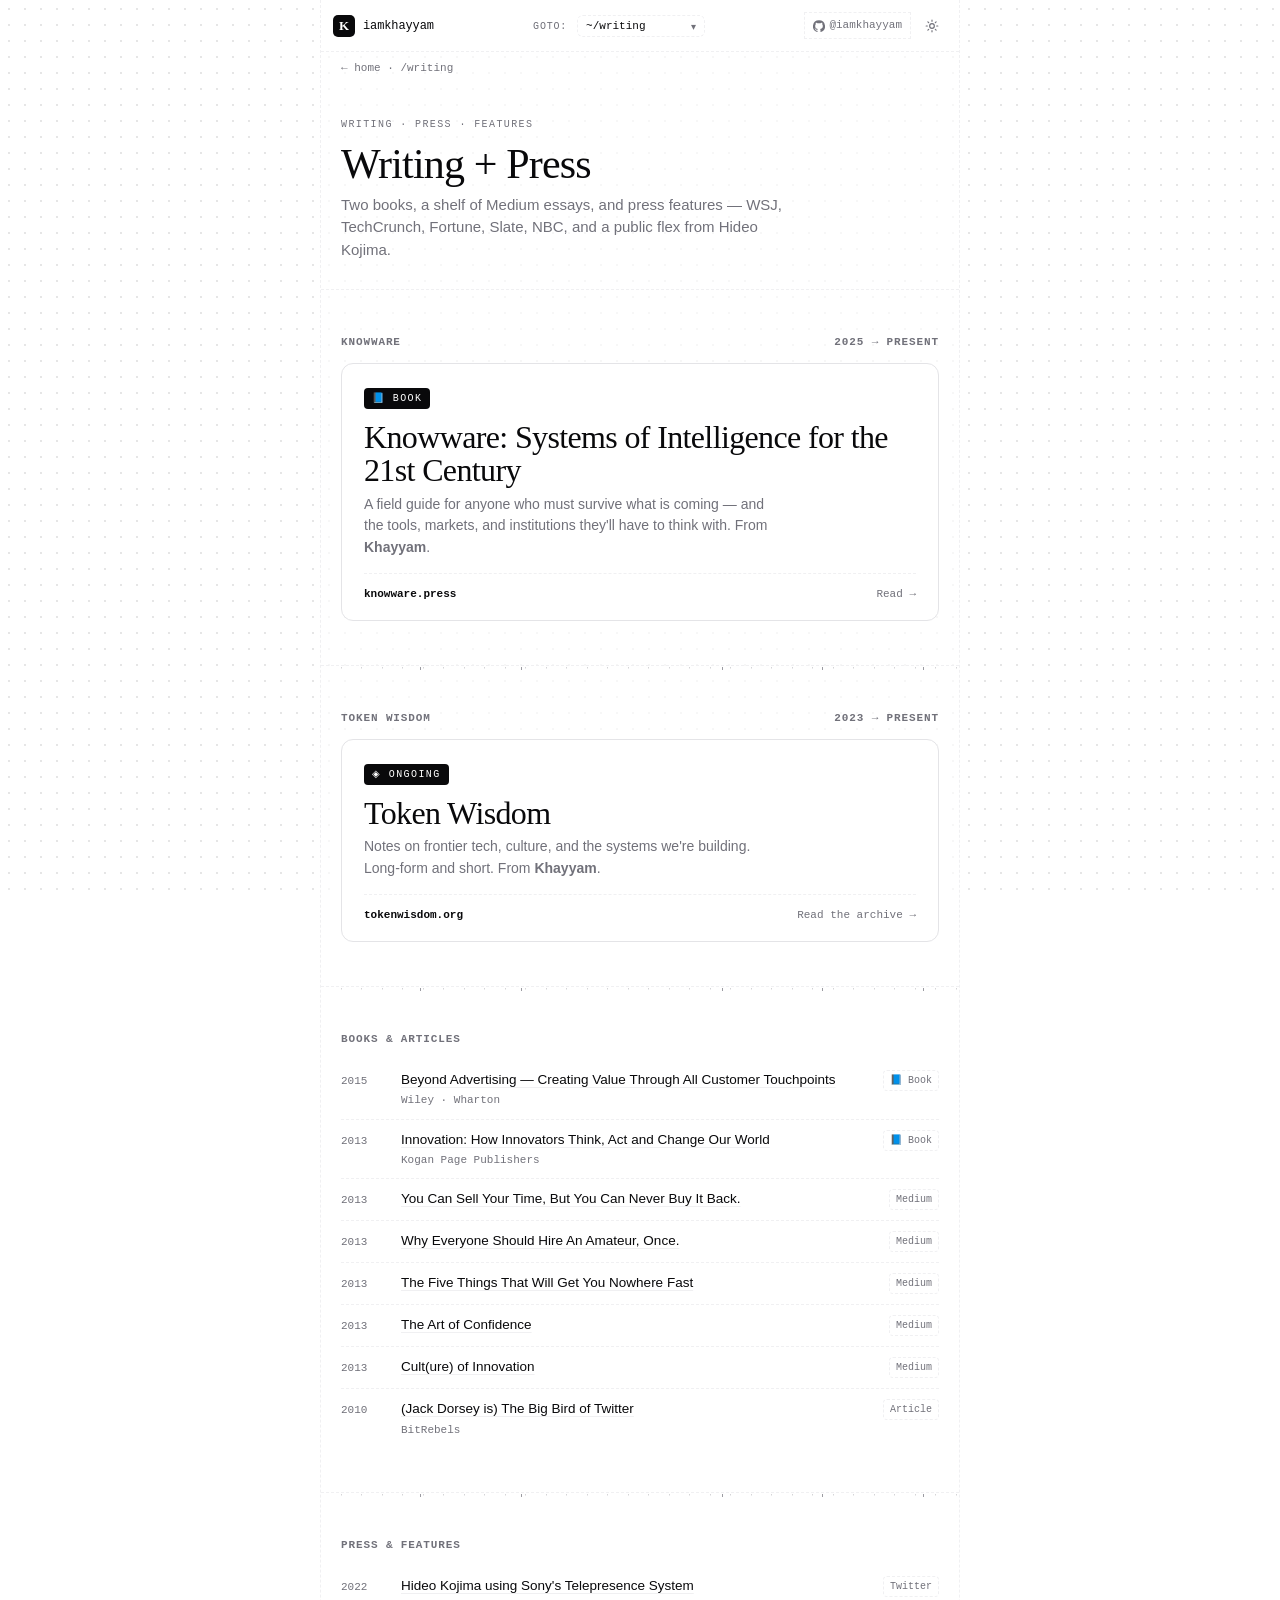
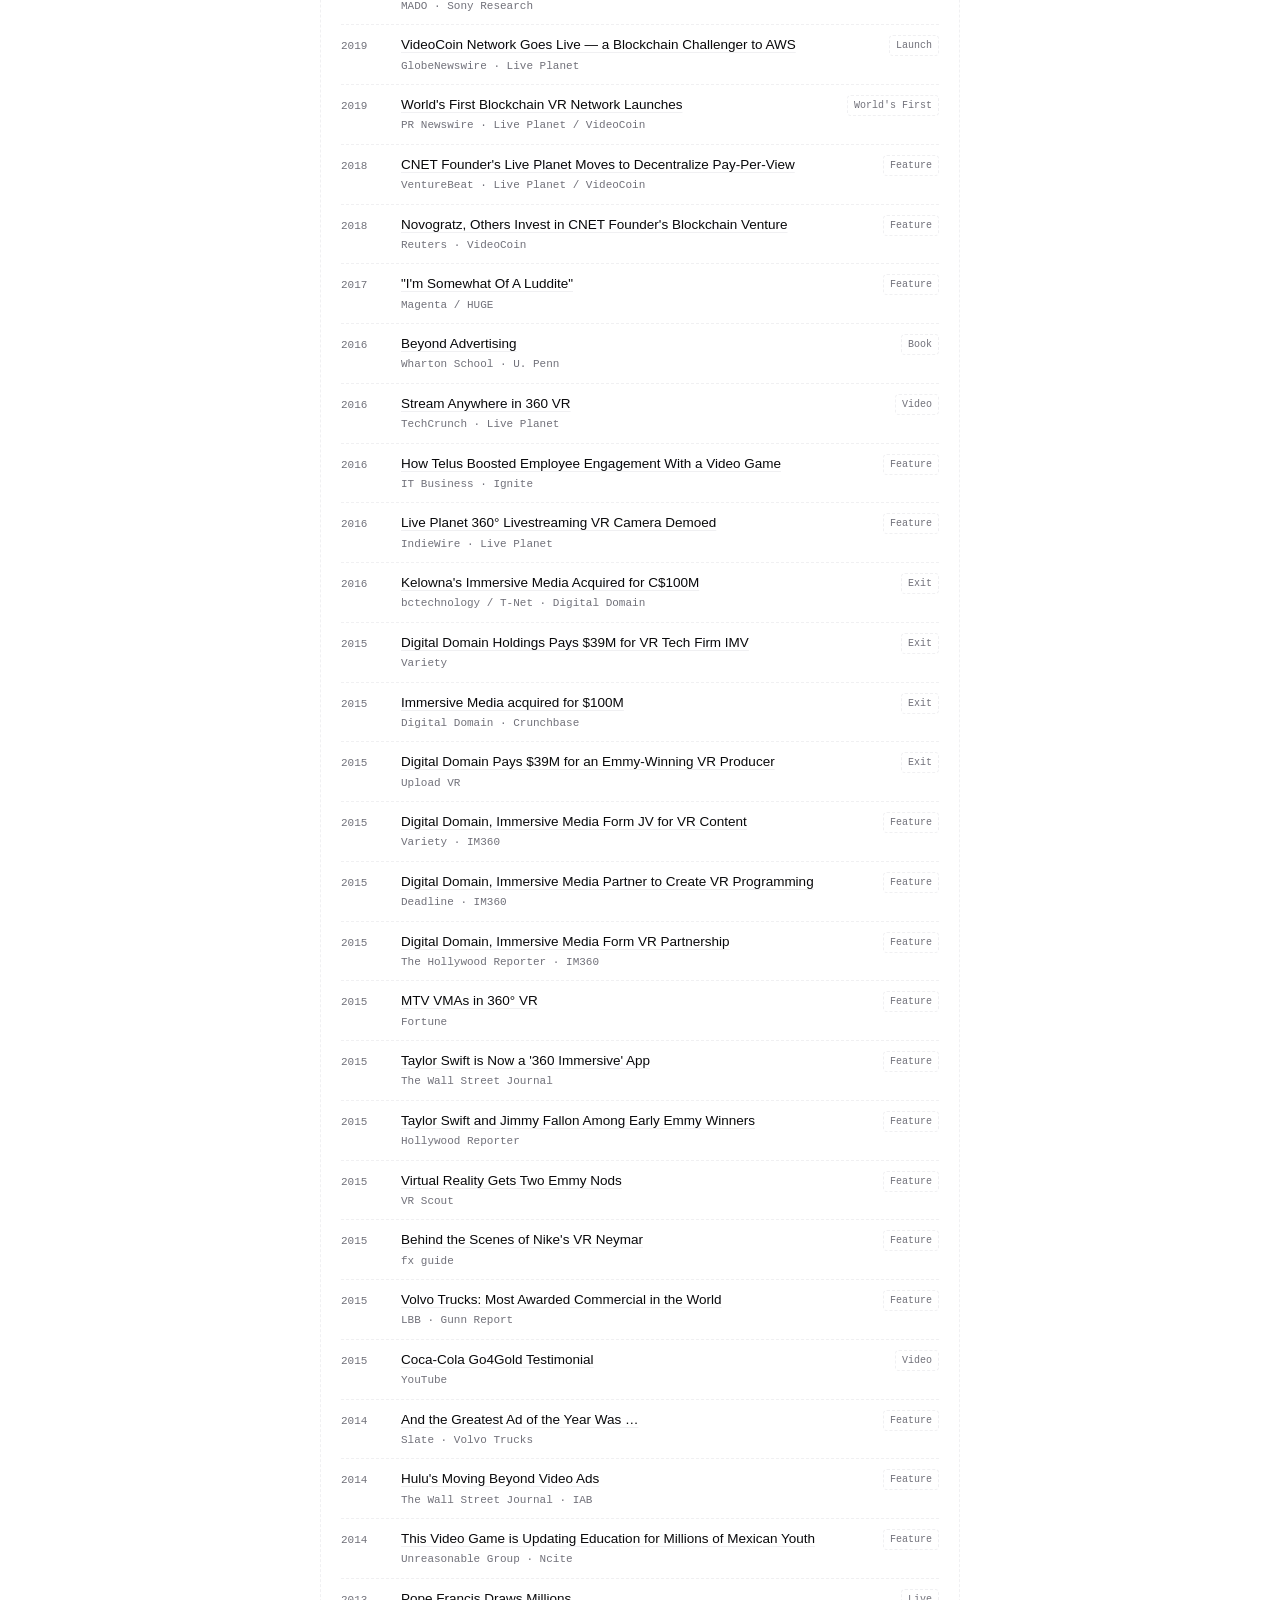
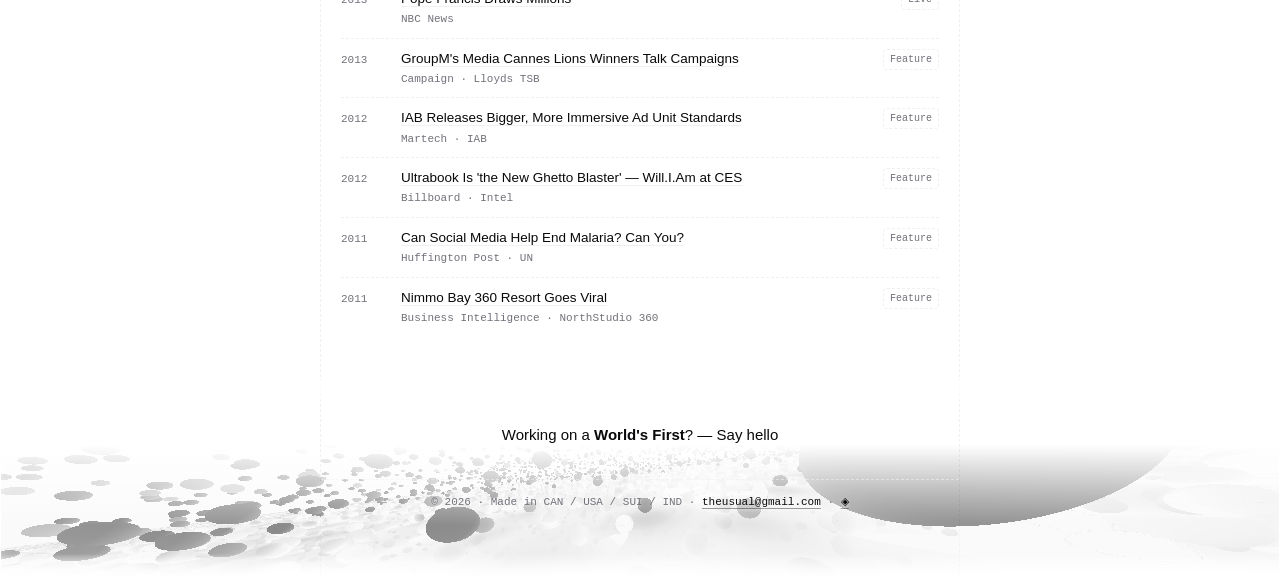
<file: writing/index.html>
<!DOCTYPE html>
<html lang="en" data-theme="dark">
<head>
<meta charset="utf-8">
<meta name="viewport" content="width=device-width, initial-scale=1, viewport-fit=cover">
<title>Writing + Press — Khayyam Wakil</title>
<meta name="description" content="Books, articles, and press features from WSJ, TechCrunch, Fortune, Slate, and Kojima on X.">
<meta name="theme-color" content="#ffffff">
<meta name="author" content="Khayyam Wakil">
<meta property="og:title" content="Writing + Press — Khayyam Wakil">
<meta property="og:description" content="Books, articles, and press features from WSJ, TechCrunch, Fortune, Slate, and Kojima on X.">
<meta property="og:url" content="https://iamkhayyam.xyz/writing/">
<meta property="og:type" content="website">
<meta property="og:image" content="https://iamkhayyam.xyz/og.png">
<meta property="og:image:width" content="2400">
<meta property="og:image:height" content="1260">
<meta property="og:image:alt" content="KHAYYAM WAKIL in ASCII block letters on a dark terminal card.">
<meta name="twitter:card" content="summary_large_image">
<meta name="twitter:creator" content="@iamkhayyam">
<meta name="twitter:title" content="Writing + Press — Khayyam Wakil">
<meta name="twitter:description" content="Books, articles, and press features from WSJ, TechCrunch, Fortune, Slate, and Kojima on X.">
<meta name="twitter:image" content="https://iamkhayyam.xyz/og.png">
<link rel="canonical" href="https://iamkhayyam.xyz/writing/">
<link rel="icon" href="/favicon.svg" type="image/svg+xml">
<script type="application/ld+json">
{
 "@context": "https://schema.org",
 "@type": "WebPage",
 "@id": "https://iamkhayyam.xyz/writing/#page",
 "url": "https://iamkhayyam.xyz/writing/",
 "name": "Writing + Press — Khayyam Wakil",
 "description": "Books, articles, and press features from WSJ, TechCrunch, Fortune, Slate, and Kojima on X.",
 "isPartOf": {
  "@id": "https://iamkhayyam.xyz/#website"
 },
 "about": {
  "@id": "https://iamkhayyam.xyz/#khayyam"
 },
 "breadcrumb": {
  "@type": "BreadcrumbList",
  "itemListElement": [
   {
    "@type": "ListItem",
    "position": 1,
    "name": "Home",
    "item": "https://iamkhayyam.xyz/"
   },
   {
    "@type": "ListItem",
    "position": 2,
    "name": "Writing",
    "item": "https://iamkhayyam.xyz/writing/"
   }
  ]
 }
}
</script>

<link rel="preconnect" href="https://fonts.googleapis.com">
<link rel="preconnect" href="https://fonts.gstatic.com" crossorigin>
<link href="https://fonts.googleapis.com/css2?family=Caveat:wght@500;600&display=swap" rel="stylesheet">
<link rel="stylesheet" href="../styles.css">
<style>
  /* Per-page overrides for subpages */
  .subhero {
    padding: 40px 20px 28px;
    border-bottom: 1px dashed var(--line);
  }
  .subhero .fig {
    font-family: var(--font-mono);
    font-size: 10px;
    letter-spacing: 0.14em;
    color: var(--muted-fg);
    display: block;
    margin-bottom: 10px;
  }
  .subhero h1 {
    font-family: var(--font-serif);
    font-weight: 500;
    font-size: 42px;
    line-height: 1.05;
    letter-spacing: -0.02em;
    margin: 0 0 8px;
  }
  .subhero .lede {
    color: var(--muted-fg);
    font-size: 15px;
    margin: 0;
    max-width: 55ch;
  }
  .breadcrumb {
    font-family: var(--font-mono);
    font-size: 11px;
    color: var(--muted-fg);
    padding: 8px 20px 0;
  }
  .breadcrumb a { color: var(--muted-fg); }
  .breadcrumb a:hover { color: var(--foreground); }
  @media (max-width: 540px) {
    .subhero h1 { font-size: 30px; }
    .subhero { padding: 28px 20px 20px; }
  }
</style>
</head>
<body>
<div class="frame" id="top">
  <nav class="nav" aria-label="Primary">
    <a class="nav-brand" href="../">
      <span class="mark">K</span>
      <span>iamkhayyam</span>
    </a>
    <span class="nav-goto">
      <select aria-label="Go to page" onchange="if(this.value)location.href=this.value">
        <option value="/">~/</option>
        <option value="/work/">~/work</option>
        <option value="/projects/">~/projects</option>
        <option value="/speaking/">~/speaking</option>
        <option value="/play/">~/play</option>
        <option value="/learn/">~/learn</option>
        <option value="/writing/" selected>~/writing</option>
      </select>
    </span>
    <div class="nav-right">
      <a class="gh-stars" href="https://github.com/iamkhayyam" title="GitHub · @iamkhayyam">
        <svg viewBox="0 0 24 24" width="12" height="12" fill="currentColor"><path d="M12 .5a12 12 0 0 0-3.79 23.4c.6.11.82-.26.82-.58v-2.05c-3.34.73-4.04-1.61-4.04-1.61-.55-1.39-1.34-1.76-1.34-1.76-1.09-.74.08-.73.08-.73 1.2.08 1.83 1.24 1.83 1.24 1.07 1.84 2.81 1.31 3.5 1 .11-.78.42-1.31.76-1.61-2.66-.3-5.47-1.33-5.47-5.94 0-1.31.47-2.38 1.24-3.22-.13-.31-.54-1.54.12-3.21 0 0 1.01-.32 3.3 1.23a11.5 11.5 0 0 1 6 0c2.29-1.55 3.29-1.23 3.29-1.23.66 1.67.25 2.9.12 3.21.77.84 1.24 1.91 1.24 3.22 0 4.62-2.81 5.63-5.49 5.93.43.37.82 1.1.82 2.22v3.29c0 .32.22.7.83.58A12 12 0 0 0 12 .5Z"/></svg>
        @iamkhayyam
      </a>
      <button class="icon-btn" id="themeToggle" aria-label="Toggle theme" title="Toggle theme">
        <svg width="14" height="14" viewBox="0 0 24 24" fill="none" stroke="currentColor" stroke-width="2" stroke-linecap="round" stroke-linejoin="round"><circle cx="12" cy="12" r="4"></circle><path d="M12 2v2M12 20v2M4.93 4.93l1.41 1.41M17.66 17.66l1.41 1.41M2 12h2M20 12h2M4.93 19.07l1.41-1.41M17.66 6.34l1.41-1.41"></path></svg>
      </button>
    </div>
  </nav>

  <div class="breadcrumb">← <a href="../">home</a> · <span class="mono">/writing</span></div>

  <header class="subhero">
    <span class="fig">WRITING · PRESS · FEATURES</span>
    <h1>Writing + Press</h1>
    <p class="lede">Two books, a shelf of Medium essays, and press features — WSJ, TechCrunch, Fortune, Slate, NBC, and a public flex from Hideo Kojima.</p>
  </header>

  <!-- KNOWWARE · featured publication -->
  <section id="knowware" aria-labelledby="kw-t">
    <h2 class="sh" id="kw-t"><span>Knowware</span><span class="more">2025 → present</span></h2>
    <a class="pub-card" href="https://knowware.press" id="knowwareCard">
      <div class="pub-badge">📘 BOOK</div>
      <div class="pub-title">Knowware: Systems of Intelligence for the 21st Century</div>
      <div class="pub-lede">A field guide for anyone who must survive what is coming — and the tools, markets, and institutions they'll have to think with. From <strong>Khayyam</strong>.</div>
      <div class="pub-meta">
        <span><strong>knowware.press</strong></span>
        <span>Read →</span>
      </div>
    </a>
  </section>

  <!-- TOKEN WISDOM · featured publication -->
  <section id="tokenwisdom" aria-labelledby="tw-t">
    <h2 class="sh" id="tw-t"><span>Token Wisdom</span><span class="more">2023 → present</span></h2>
    <a class="pub-card" href="https://tokenwisdom.org" id="pubCard">
      <div class="pub-badge">◈ ONGOING</div>
      <div class="pub-title">Token Wisdom</div>
      <div class="pub-lede">Notes on frontier tech, culture, and the systems we're building. Long-form and short. From <strong>Khayyam</strong>.</div>
      <div class="pub-meta">
        <span><strong>tokenwisdom.org</strong></span>
        <span>Read the archive →</span>
      </div>
    </a>
  </section>

  <!-- BOOKS + ARTICLES -->
  <section id="writing" aria-labelledby="writing-t">
    <h2 class="sh" id="writing-t"><span>Books &amp; Articles</span></h2>
    <div class="list">
      <div class="row"><span class="row-year">2015</span><span class="row-title"><a href="https://wsp.wharton.upenn.edu/book/beyond-advertising/">Beyond Advertising — Creating Value Through All Customer Touchpoints</a><span class="row-sub">Wiley · Wharton</span></span><span class="row-meta">📘 Book</span></div>
      <div class="row"><span class="row-year">2013</span><span class="row-title"><a href="http://bit.ly/1fe3qZS">Innovation: How Innovators Think, Act and Change Our World</a><span class="row-sub">Kogan Page Publishers</span></span><span class="row-meta">📘 Book</span></div>
      <div class="row"><span class="row-year">2013</span><span class="row-title"><a href="https://iamkhayyam.medium.com/you-can-sell-your-time-but-you-can-never-buy-it-back-56fc50b2c7ca">You Can Sell Your Time, But You Can Never Buy It Back.</a></span><span class="row-meta">Medium</span></div>
      <div class="row"><span class="row-year">2013</span><span class="row-title"><a href="https://medium.com/hustle-muscle/why-everyone-should-hire-an-amateur-once-5418766f7a86">Why Everyone Should Hire An Amateur, Once.</a></span><span class="row-meta">Medium</span></div>
      <div class="row"><span class="row-year">2013</span><span class="row-title"><a href="https://medium.com/i-m-h-o/the-five-things-that-will-get-you-nowhere-fast-199a6de512da">The Five Things That Will Get You Nowhere Fast</a></span><span class="row-meta">Medium</span></div>
      <div class="row"><span class="row-year">2013</span><span class="row-title"><a href="https://medium.com/i-m-h-o/the-art-of-confidence-b8a00ce3438f">The Art of Confidence</a></span><span class="row-meta">Medium</span></div>
      <div class="row"><span class="row-year">2013</span><span class="row-title"><a href="https://medium.com/@iamkhayyam">Cult(ure) of Innovation</a></span><span class="row-meta">Medium</span></div>
      <div class="row"><span class="row-year">2010</span><span class="row-title"><a href="http://www.bitrebels.com/geek/the-big-bird-of-twitter-is/">(Jack Dorsey is) The Big Bird of Twitter</a><span class="row-sub">BitRebels</span></span><span class="row-meta">Article</span></div>
    </div>
  </section>


  <!-- PRESS -->
  <section id="press" aria-labelledby="press-t">
    <h2 class="sh" id="press-t"><span>Press &amp; Features</span></h2>
    <div class="list">
      <div class="row"><span class="row-year">2022</span><span class="row-title"><a href="https://twitter.com/HIDEO_KOJIMA_EN/status/1503887786268848129">Hideo Kojima using Sony's Telepresence System</a><span class="row-sub">MADO · Sony Research</span></span><span class="row-meta">Twitter</span></div>
      <div class="row"><span class="row-year">2019</span><span class="row-title"><a href="https://www.globenewswire.com/en/news-release/2019/08/27/1906968/0/en/VideoCoin-Network-Goes-Live-Taking-on-the-Tyranny-of-Centralization-by-Presenting-a-Major-Blockchain-Challenger-to-Amazon-Web-Services.html">VideoCoin Network Goes Live — a Blockchain Challenger to AWS</a><span class="row-sub">GlobeNewswire · Live Planet</span></span><span class="row-meta">Launch</span></div>
      <div class="row"><span class="row-year">2019</span><span class="row-title"><a href="https://www.prnewswire.com/news-releases/worlds-first-blockchain-vr-network-set-to-launch-featuring-top-content-creators-at-bad-crypto-podcast-crypto-trader-and-more-powered-by-videocoin-network-technology-300898619.html">World's First Blockchain VR Network Launches</a><span class="row-sub">PR Newswire · Live Planet / VideoCoin</span></span><span class="row-meta">World's First</span></div>
      <div class="row"><span class="row-year">2018</span><span class="row-title"><a href="https://venturebeat.com/commerce/cnet-founder-halsey-minors-live-planet-makes-move-toward-decentralizing-pay-per-view/">CNET Founder's Live Planet Moves to Decentralize Pay-Per-View</a><span class="row-sub">VentureBeat · Live Planet / VideoCoin</span></span><span class="row-meta">Feature</span></div>
      <div class="row"><span class="row-year">2018</span><span class="row-title"><a href="https://www.business-standard.com/amp/article/reuters/novogratz-others-invest-in-cnet-founder-s-new-blockchain-venture-118012700014_1.html">Novogratz, Others Invest in CNET Founder's Blockchain Venture</a><span class="row-sub">Reuters · VideoCoin</span></span><span class="row-meta">Feature</span></div>
      <div class="row"><span class="row-year">2017</span><span class="row-title"><a href="https://magenta.as/im-somewhat-of-a-luddite-2fdd36a82e7f">"I'm Somewhat Of A Luddite"</a><span class="row-sub">Magenta / HUGE</span></span><span class="row-meta">Feature</span></div>
      <div class="row"><span class="row-year">2016</span><span class="row-title"><a href="https://executiveeducation.wharton.upenn.edu/thought-leadership/wharton-at-work/2016/05/beyond-advertising/">Beyond Advertising</a><span class="row-sub">Wharton School · U. Penn</span></span><span class="row-meta">Book</span></div>
      <div class="row"><span class="row-year">2016</span><span class="row-title"><a href="https://techcrunch.com/video/stream-anywhere-in-360-vr-with-live-planet/">Stream Anywhere in 360 VR</a><span class="row-sub">TechCrunch · Live Planet</span></span><span class="row-meta">Video</span></div>
      <div class="row"><span class="row-year">2016</span><span class="row-title"><a href="https://www.itbusiness.ca/news/how-telus-boosted-employee-engagement-with-the-help-of-a-videogame/72474">How Telus Boosted Employee Engagement With a Video Game</a><span class="row-sub">IT Business · Ignite</span></span><span class="row-meta">Feature</span></div>
      <div class="row"><span class="row-year">2016</span><span class="row-title"><a href="https://www.indiewire.com/news/general-news/live-planet-360-degree-livestreaming-vr-camera-halsey-minor-1201708675/">Live Planet 360° Livestreaming VR Camera Demoed</a><span class="row-sub">IndieWire · Live Planet</span></span><span class="row-meta">Feature</span></div>
      <div class="row"><span class="row-year">2016</span><span class="row-title"><a href="https://www.bctechnology.com/news/2016/1/22/Kelownas-Immersive-Media-Acquired-by-Hong-Kong-based-Digital-Domain-Holdings-for-100-Million-CDN.cfm">Kelowna's Immersive Media Acquired for C$100M</a><span class="row-sub">bctechnology / T-Net · Digital Domain</span></span><span class="row-meta">Exit</span></div>
      <div class="row"><span class="row-year">2015</span><span class="row-title"><a href="https://variety.com/2015/digital/asia/digital-domain-buys-virtual-reality-firm-imv-1201660248/">Digital Domain Holdings Pays $39M for VR Tech Firm IMV</a><span class="row-sub">Variety</span></span><span class="row-meta">Exit</span></div>
      <div class="row"><span class="row-year">2015</span><span class="row-title"><a href="https://www.crunchbase.com/acquisition/digital-domain-holdings-acquires-immersive-media--79fe5a56">Immersive Media acquired for $100M</a><span class="row-sub">Digital Domain · Crunchbase</span></span><span class="row-meta">Exit</span></div>
      <div class="row"><span class="row-year">2015</span><span class="row-title"><a href="https://uploadvr.com/digital-domain-pays-39-million-for-an-emmy-award-winning-vr-content-producer/">Digital Domain Pays $39M for an Emmy-Winning VR Producer</a><span class="row-sub">Upload VR</span></span><span class="row-meta">Exit</span></div>
      <div class="row"><span class="row-year">2015</span><span class="row-title"><a href="https://variety.com/2015/biz/news/digital-domain-immersive-media-virtual-reality-joint-venture-im360-1201464911/">Digital Domain, Immersive Media Form JV for VR Content</a><span class="row-sub">Variety · IM360</span></span><span class="row-meta">Feature</span></div>
      <div class="row"><span class="row-year">2015</span><span class="row-title"><a href="https://deadline.com/2015/04/digital-domain-immersive-media-joint-venture-virtual-reality-1201403236/">Digital Domain, Immersive Media Partner to Create VR Programming</a><span class="row-sub">Deadline · IM360</span></span><span class="row-meta">Feature</span></div>
      <div class="row"><span class="row-year">2015</span><span class="row-title"><a href="http://www.hollywoodreporter.com/behind-screen/digital-domain-immersive-media-form-785714">Digital Domain, Immersive Media Form VR Partnership</a><span class="row-sub">The Hollywood Reporter · IM360</span></span><span class="row-meta">Feature</span></div>
      <div class="row"><span class="row-year">2015</span><span class="row-title"><a href="https://fortune.com/2015/09/01/vr-for-mtv-vmas/">MTV VMAs in 360° VR</a><span class="row-sub">Fortune</span></span><span class="row-meta">Feature</span></div>
      <div class="row"><span class="row-year">2015</span><span class="row-title"><a href="https://www.wsj.com/articles/BL-SEB-84783">Taylor Swift is Now a '360 Immersive' App</a><span class="row-sub">The Wall Street Journal</span></span><span class="row-meta">Feature</span></div>
      <div class="row"><span class="row-year">2015</span><span class="row-title"><a href="https://www.hollywoodreporter.com/news/general-news/taylor-swift-wins-emmy-interactive-821735/">Taylor Swift and Jimmy Fallon Among Early Emmy Winners</a><span class="row-sub">Hollywood Reporter</span></span><span class="row-meta">Feature</span></div>
      <div class="row"><span class="row-year">2015</span><span class="row-title"><a href="https://vrscout.com/news/virtual-reality-emmy/">Virtual Reality Gets Two Emmy Nods</a><span class="row-sub">VR Scout</span></span><span class="row-meta">Feature</span></div>
      <div class="row"><span class="row-year">2015</span><span class="row-title"><a href="https://www.fxguide.com/fxfeatured/behind-the-scenes-of-nikes-vr-neymar/">Behind the Scenes of Nike's VR Neymar</a><span class="row-sub">fx guide</span></span><span class="row-meta">Feature</span></div>
      <div class="row"><span class="row-year">2015</span><span class="row-title"><a href="https://www.lbbonline.com/news/who-topped-the-2014-gunn-report">Volvo Trucks: Most Awarded Commercial in the World</a><span class="row-sub">LBB · Gunn Report</span></span><span class="row-meta">Feature</span></div>
      <div class="row"><span class="row-year">2015</span><span class="row-title"><a href="https://www.youtube.com/watch?v=TFdhSlsA9Vk&amp;t=22s">Coca-Cola Go4Gold Testimonial</a><span class="row-sub">YouTube</span></span><span class="row-meta">Video</span></div>
      <div class="row"><span class="row-year">2014</span><span class="row-title"><a href="https://slate.com/business/2014/10/clio-awards-2014-ads-from-chipotle-volvo-guinness-and-more.html">And the Greatest Ad of the Year Was …</a><span class="row-sub">Slate · Volvo Trucks</span></span><span class="row-meta">Feature</span></div>
      <div class="row"><span class="row-year">2014</span><span class="row-title"><a href="https://www.wsj.com/articles/BL-269B-427">Hulu's Moving Beyond Video Ads</a><span class="row-sub">The Wall Street Journal · IAB</span></span><span class="row-meta">Feature</span></div>
      <div class="row"><span class="row-year">2014</span><span class="row-title"><a href="https://unreasonablegroup.com/articles/ncite-story/">This Video Game is Updating Education for Millions of Mexican Youth</a><span class="row-sub">Unreasonable Group · Ncite</span></span><span class="row-meta">Feature</span></div>
      <div class="row"><span class="row-year">2013</span><span class="row-title"><a href="https://www.nbcnews.com/news/world/pope-francis-draws-millions-rio-beach-mass-cap-weeklong-trip-flna6c10775996">Pope Francis Draws Millions</a><span class="row-sub">NBC News</span></span><span class="row-meta">Live</span></div>
      <div class="row"><span class="row-year">2013</span><span class="row-title"><a href="https://www.campaignlive.co.uk/article/cannes-2013-groupms-media-lions-winners-talk-campaigns/1187382">GroupM's Media Cannes Lions Winners Talk Campaigns</a><span class="row-sub">Campaign · Lloyds TSB</span></span><span class="row-meta">Feature</span></div>
      <div class="row"><span class="row-year">2012</span><span class="row-title"><a href="https://martech.org/iab-releases-bigger-more-immersive-display-ad-unit-standards/">IAB Releases Bigger, More Immersive Ad Unit Standards</a><span class="row-sub">Martech · IAB</span></span><span class="row-meta">Feature</span></div>
      <div class="row"><span class="row-year">2012</span><span class="row-title"><a href="https://www.billboard.com/music/music-news/william-and-intel-at-ces-ultrabook-is-the-new-ghetto-blaster-1099540/">Ultrabook Is 'the New Ghetto Blaster' — Will.I.Am at CES</a><span class="row-sub">Billboard · Intel</span></span><span class="row-meta">Feature</span></div>
      <div class="row"><span class="row-year">2011</span><span class="row-title"><a href="https://www.huffpost.com/entry/can-social-media-end-mala_b_1016173">Can Social Media Help End Malaria? Can You?</a><span class="row-sub">Huffington Post · UN</span></span><span class="row-meta">Feature</span></div>
      <div class="row"><span class="row-year">2011</span><span class="row-title"><a href="https://biv.com/article/2011/02/nimmo-bay-360-resort-marketing-goes-viral">Nimmo Bay 360 Resort Goes Viral</a><span class="row-sub">Business Intelligence · NorthStudio 360</span></span><span class="row-meta">Feature</span></div>
    </div>
  </section>


  <footer class="contact-shader" aria-label="Site footer">
    <canvas class="signature-shader" id="shaderCanvas" aria-hidden="true"></canvas>
    <p class="contact-p" style="text-align: center;">Working on a <strong>World's First</strong>? — <a href="mailto:theusual@gmail.com">Say hello</a></p>
    <div class="contact-meta">
      © <span id="year">2026</span> · Made in CAN / USA / SUI / IND · <a href="mailto:theusual@gmail.com">theusual@gmail.com</a> · <a href="https://www.shadertoy.com/view/lsX3WH" title="Shader by Reinder Nijhoff — CC BY-NC-SA 4.0">◈</a>
    </div>
  </footer>

</div>

<script>
  (function () {
    const root = document.documentElement;
    const stored = localStorage.getItem('theme');
    const prefersDark = window.matchMedia('(prefers-color-scheme: dark)').matches;
    root.setAttribute('data-theme', stored || (prefersDark ? 'dark' : 'light'));
    document.getElementById('themeToggle').addEventListener('click', () => {
      const next = root.getAttribute('data-theme') === 'dark' ? 'light' : 'dark';
      root.setAttribute('data-theme', next);
      localStorage.setItem('theme', next);
    });
  })();
  document.getElementById('year').textContent = new Date().getFullYear();

  // Glow Card cursor tracking (used on /work)
  (function () {
    const grid = document.getElementById('glowGrid');
    if (!grid) return;
    grid.addEventListener('pointermove', (e) => {
      const card = e.target.closest('.glow-card');
      if (!card) return;
      const r = card.getBoundingClientRect();
      card.style.setProperty('--gx', (e.clientX - r.left) + 'px');
      card.style.setProperty('--gy', (e.clientY - r.top) + 'px');
    });
  })();
</script>
<script src="../shader-footer.js" defer></script>
</body>
</html>
</file>
<file: styles.css>
/*
 * iamkhayyam.xyz — shared styles
 * Loaded by index.html and every subpage.
 * Design language borrowed from chanhdai.com (dashed hairline rulers,
 * mono-forward meta, serif for names). Rate Card removed 2026-07-09.
 */

  /* ─── Tokens ─── */
  :root {
    --background: #ffffff;
    --foreground: #09090b;
    --muted:      #f4f4f5;
    --muted-fg:   #71717a;
    --border:     #e4e4e7;
    --line:       color-mix(in oklab, var(--border) 55%, var(--background));
    --card:       #ffffff;
    --accent:     #f4f4f5;
    --success:    #22c55e;
    --info:       #3b82f6;

    --font-sans:  ui-sans-serif, -apple-system, BlinkMacSystemFont, "Inter", "Geist", "Segoe UI", Roboto, Helvetica, Arial, sans-serif;
    --font-mono:  ui-monospace, "SF Mono", "Geist Mono", "JetBrains Mono", Menlo, Consolas, monospace;
    --font-serif: "IBM Plex Serif", ui-serif, Georgia, "Times New Roman", serif;

    --header-h: 52px;
    --col: 640px;       /* content column width */
    --pad: 20px;
    --r: 8px;
  }
  html[data-theme="dark"] {
    --background: #09090b;
    --foreground: #fafafa;
    --muted:      #27272a;
    --muted-fg:   #9f9fa9;
    --border:     #27272a;
    --line:       color-mix(in oklab, var(--border) 80%, var(--background));
    --card:       #18181b;
    --accent:     #27272a;
  }

  *, *::before, *::after { box-sizing: border-box; }
  html, body { margin: 0; padding: 0; }
  html { scroll-padding-top: calc(var(--header-h) + 12px); }
  body {
    font-family: var(--font-sans);
    background: var(--background);
    color: var(--foreground);
    font-size: 14px;
    line-height: 1.5;
    -webkit-font-smoothing: antialiased;
    -moz-osx-font-smoothing: grayscale;
    transition: background .15s ease, color .15s ease;
  }
  a { color: inherit; text-decoration: none; }
  a:hover { color: var(--foreground); }
  button { font: inherit; color: inherit; background: none; border: 0; cursor: pointer; padding: 0; }
  img, svg { display: block; max-width: 100%; }
  ::selection { background: var(--foreground); color: var(--background); }

  /* ─── Layout: content column with dashed vertical rules on both sides ─── */
  .frame {
    position: relative;
    max-width: var(--col);
    margin: 0 auto;
    border-left: 1px dashed var(--line);
    border-right: 1px dashed var(--line);
    min-height: 100vh;
  }

  /* Nav sticky */
  .nav {
    position: sticky; top: 0; z-index: 30;
    height: var(--header-h);
    display: flex; align-items: center; justify-content: space-between;
    padding: 0 12px;
    background: color-mix(in oklab, var(--background) 85%, transparent);
    backdrop-filter: saturate(180%) blur(10px);
    -webkit-backdrop-filter: saturate(180%) blur(10px);
    border-bottom: 1px dashed var(--line);
  }
  .nav-brand {
    display: inline-flex; align-items: center; gap: 8px;
    font-family: var(--font-mono);
    font-size: 12px; font-weight: 500;
    letter-spacing: -0.01em;
  }
  .nav-brand .mark {
    width: 22px; height: 22px;
    display: inline-flex; align-items: center; justify-content: center;
    background: var(--foreground); color: var(--background);
    border-radius: 5px;
    font-family: var(--font-serif); font-size: 13px; font-weight: 600;
  }
  .nav-right { display: inline-flex; align-items: center; gap: 6px; }
  .icon-btn {
    width: 30px; height: 30px;
    display: inline-flex; align-items: center; justify-content: center;
    border-radius: 6px; color: var(--muted-fg);
  }
  .icon-btn:hover { background: var(--accent); color: var(--foreground); }
  .gh-stars {
    display: inline-flex; align-items: center; gap: 4px;
    font-family: var(--font-mono); font-size: 11px;
    padding: 4px 8px; border: 1px dashed var(--line);
    color: var(--muted-fg);
  }

  /* GOTO jump menu — the 1998 select-nav, shown in place of links on small screens */
  .nav-goto { display: none; position: relative; }
  .nav-goto select {
    appearance: none; -webkit-appearance: none;
    font-family: var(--font-mono); font-size: 11px;
    color: var(--foreground);
    background: transparent;
    border: 1px dashed var(--line);
    border-radius: 6px;
    padding: 4px 24px 4px 8px;
    min-width: 128px;
    cursor: pointer;
  }
  .nav-goto::before {
    content: "GOTO:";
    position: absolute; left: -44px; top: 50%; transform: translateY(-50%);
    font-family: var(--font-mono); font-size: 10px;
    letter-spacing: 0.08em; color: var(--muted-fg);
    pointer-events: none;
  }
  .nav-goto::after {
    content: "▾";
    position: absolute; right: 9px; top: 50%; transform: translateY(-50%);
    font-size: 10px; color: var(--muted-fg);
    pointer-events: none;
  }
  /* The select IS the nav, at every size */
  .nav-goto { display: inline-flex; align-items: center; margin-left: 44px; }
  @media (max-width: 620px) {
    .gh-stars { display: none; }
  }

  /* Screen line — hairline that extends past the column to the browser edges */
  .screen-line { position: relative; }
  .screen-line::before {
    content: ""; position: absolute; top: 0; left: -100vw;
    width: 200vw; height: 1px; background: var(--line);
    z-index: -1;
  }

  /* Section — dashed rule between sections; horizontal padding matches column.
   * Vertical padding is generous so the ground-plane grid has room to
   * reveal itself as content scrolls past. */
  section, header.hero {
    position: relative;
    padding: 44px var(--pad);
    border-top: 1px dashed var(--line);
  }
  section:first-of-type, header.hero { border-top: 0; }

  /* Section headers */
  .sh {
    display: flex; align-items: center; justify-content: space-between;
    margin: 0 0 12px;
    font-family: var(--font-mono);
    font-size: 11px;
    letter-spacing: 0.08em;
    text-transform: uppercase;
    color: var(--muted-fg);
  }
  .sh .n {
    color: var(--muted-fg);
    padding: 1px 6px;
    border: 1px dashed var(--line);
    border-radius: 4px;
    font-size: 10px;
  }
  .sh .more {
    color: var(--muted-fg);
    font-family: var(--font-mono);
  }
  .sh .more:hover { color: var(--foreground); }

  /* ─── HERO ─── */
  .hero { padding: 28px var(--pad) 24px; text-align: center; }
  .fig {
    display: inline-block;
    font-family: var(--font-mono); font-size: 10px;
    letter-spacing: 0.14em;
    color: var(--muted-fg); margin-bottom: 12px;
  }
  .avatar {
    width: 88px; height: 88px; border-radius: 50%;
    background: radial-gradient(circle at 35% 30%, #fff, #d4d4d8 60%, #a1a1aa);
    display: inline-flex; align-items: center; justify-content: center;
    border: 1px solid var(--border);
    margin: 0 auto 16px;
    font-family: var(--font-serif); font-size: 34px; font-weight: 500;
    color: #18181b;
  }
  html[data-theme="dark"] .avatar {
    background: radial-gradient(circle at 35% 30%, #52525b, #27272a 60%, #18181b);
    color: #fafafa;
  }
  .name {
    font-family: var(--font-serif);
    font-weight: 500;
    font-size: 34px; line-height: 1.05;
    letter-spacing: -0.02em;
    margin: 0 0 6px;
    display: inline-flex; align-items: center; justify-content: center; gap: 8px;
    flex-wrap: wrap;
  }
  .verified {
    width: 20px; height: 20px; color: var(--info); flex-shrink: 0;
  }
  .handle {
    font-family: var(--font-mono); font-size: 12px;
    color: var(--muted-fg); margin: 0 0 12px;
  }
  .tagline { color: var(--muted-fg); font-size: 14px; margin: 0 0 12px; max-width: 44ch; margin-inline: auto; }
  .locs {
    display: inline-flex; gap: 4px;
    font-family: var(--font-mono); font-size: 10px;
    color: var(--muted-fg);
  }
  .locs span { padding: 3px 7px; border: 1px dashed var(--line); border-radius: 4px; }

  /* ─── Utility ─── */
  .mono { font-family: var(--font-mono); }
  .muted { color: var(--muted-fg); }
  .kbd {
    font-family: var(--font-mono); font-size: 10px;
    padding: 1px 5px; border: 1px solid var(--border); border-radius: 4px;
    background: var(--background); color: var(--muted-fg);
  }

  /* ─── Overview key-value (2-column data sheet) ─── */
  .kv {
    display: grid;
    grid-template-columns: 88px 1fr 88px 1fr;
    column-gap: 24px;
    font-family: var(--font-mono);
    font-size: 12px;
  }
  .kv > div {
    padding: 8px 0;
    border-bottom: 1px dashed var(--line);
    color: var(--foreground);
    min-width: 0;
  }
  .kv > .k {
    color: var(--muted-fg);
    text-transform: uppercase;
    letter-spacing: 0.05em;
    font-size: 11px;
    white-space: nowrap;
  }
  /* clear border on the last row (4 cells) */
  .kv > div:nth-last-child(-n+4) { border-bottom: 0; }
  .kv a { text-decoration: underline; text-decoration-color: var(--line); text-underline-offset: 3px; }
  .kv a:hover { text-decoration-color: currentColor; }

  /* Overview → Calendar dropdown tray */
  .cal-toggle { cursor: pointer; }
  .cal-chev { display: inline-block; transition: transform .25s ease; }
  .cal-toggle[aria-expanded="true"] .cal-chev { transform: rotate(180deg); }
  .cal-tray {
    display: grid; grid-template-rows: 0fr;
    visibility: hidden;
    transition: grid-template-rows .3s ease, margin-top .3s ease, visibility 0s linear .3s;
  }
  .cal-tray.open {
    grid-template-rows: 1fr; margin-top: 12px;
    visibility: visible;
    transition: grid-template-rows .3s ease, margin-top .3s ease, visibility 0s;
  }
  .cal-tray-inner { min-height: 0; overflow: hidden; }
  .cal-box {
    border: 1px dashed var(--line); border-radius: 10px;
    padding: 12px; background: var(--background);
  }
  .cal-loading, .cal-alt {
    font-family: var(--font-mono); font-size: 11px;
    color: var(--muted-fg); margin: 0;
  }
  .cal-loading { padding: 24px 0; text-align: center; }
  .cal-alt { padding-top: 10px; text-align: right; }
  .cal-alt a { text-decoration: underline; text-decoration-color: var(--line); text-underline-offset: 3px; }
  @media (prefers-reduced-motion: reduce) {
    .cal-tray, .cal-tray.open, .cal-chev { transition: none; }
  }

  /* ─── Header bio section ─── */
  .bio-section { margin-top: 20px; text-align: center; }
  .bio-hero {
    font-family: var(--font-serif);
    font-size: 20px; font-weight: 500;
    letter-spacing: -0.01em; line-height: 1.2;
    margin: 0 0 9px;
  }
  .bio-subhead {
    font-size: 13px; color: var(--muted-fg);
    line-height: 1.65; margin: 0 0 13px;
    max-width: 54ch; margin-inline: auto;
  }
  .bio-bullets {
    list-style: none; margin: 0 0 15px; padding: 0;
    font-family: var(--font-mono); font-size: 11px;
    color: var(--muted-fg); text-align: left;
    display: inline-block;
  }
  .bio-bullets li { padding: 2px 0 2px 14px; position: relative; }
  .bio-bullets li::before { content: '·'; position: absolute; left: 3px; color: var(--line); }
  .bio-bullets strong { color: var(--foreground); font-weight: 600; }
  .bio-toggle {
    font-family: var(--font-mono); font-size: 10.5px;
    color: var(--muted-fg); cursor: pointer;
    letter-spacing: 0.05em; display: inline-block;
  }
  .bio-toggle:hover { color: var(--foreground); }
  .bio-chev { display: inline-block; transition: transform .25s ease; }
  .bio-toggle[aria-expanded="true"] .bio-chev { transform: rotate(180deg); }
  .bio-tray {
    display: grid; grid-template-rows: 0fr;
    visibility: hidden;
    transition: grid-template-rows .3s ease, margin-top .3s ease, visibility 0s linear .3s;
  }
  .bio-tray.open {
    grid-template-rows: 1fr; margin-top: 14px;
    visibility: visible;
    transition: grid-template-rows .3s ease, margin-top .3s ease, visibility 0s;
  }
  .bio-tray-inner { min-height: 0; overflow: hidden; }
  .bio-box {
    border: 1px dashed var(--line); border-radius: 10px;
    padding: 14px 16px; background: var(--background);
    text-align: left;
  }
  .bio-group { border-bottom: 1px dashed var(--line); }
  .bio-group:last-child { border-bottom: 0; }
  .bio-acc {
    width: 100%; text-align: left; background: none; border: none;
    padding: 9px 0; cursor: pointer;
    font-family: var(--font-mono); font-size: 9px;
    letter-spacing: 0.14em; text-transform: uppercase;
    color: var(--muted-fg);
    display: flex; align-items: center; justify-content: space-between;
    transition: color .15s;
  }
  .bio-acc:hover { color: var(--foreground); }
  .bio-g-chev { display: inline-block; transition: transform .25s ease; flex-shrink: 0; }
  .bio-acc[aria-expanded="false"] .bio-g-chev { transform: rotate(-90deg); }
  .bio-acc-body {
    display: grid; grid-template-rows: 1fr;
    transition: grid-template-rows .25s ease;
  }
  .bio-acc-body.closed { grid-template-rows: 0fr; }
  .bio-acc-inner { min-height: 0; overflow: hidden; }
  .bio-item {
    display: flex; align-items: flex-start; gap: 10px;
    padding: 6px 0; border-bottom: 1px dashed var(--line);
  }
  .bio-item:last-child { border-bottom: 0; padding-bottom: 8px; }
  .bio-item:first-child { padding-top: 0; }
  .bio-text { flex: 1; font-size: 12px; line-height: 1.6; color: var(--foreground); }
  .bio-copy {
    flex-shrink: 0; font-family: var(--font-mono); font-size: 9px;
    letter-spacing: 0.06em; color: var(--muted-fg);
    background: none; border: 1px dashed var(--line);
    border-radius: 3px; padding: 2px 6px; cursor: pointer;
    transition: color .15s, border-color .15s; white-space: nowrap;
  }
  .bio-copy:hover { color: var(--foreground); border-color: var(--foreground); }
  .bio-copy.copied { color: var(--success); border-color: var(--success); }
  @media (prefers-reduced-motion: reduce) {
    .bio-tray, .bio-tray.open, .bio-chev, .bio-copy,
    .bio-acc, .bio-g-chev, .bio-acc-body { transition: none; }
  }

  .dot {
    width: 6px; height: 6px; border-radius: 50%;
    background: var(--success); display: inline-block; vertical-align: middle;
    margin-right: 6px;
    box-shadow: 0 0 0 3px color-mix(in oklab, var(--success) 20%, transparent);
  }

  /* ─── About / narrative ─── */
  .about { font-size: 14.5px; line-height: 1.65; }
  .about p { margin: 0 0 12px; }
  .about p:last-child { margin: 0; }
  .about-flag {
    display: block;
    font-family: var(--font-mono); font-size: 12px;
    color: var(--foreground);
    margin-bottom: 14px;
  }
  .about strong { color: var(--foreground); font-weight: 600; }

  /* Angles: HOW / WHY split panels */
  .angles {
    display: grid;
    grid-template-columns: 56px 1fr;
    column-gap: 20px;
    row-gap: 20px;
    margin-top: 14px;
  }
  .angle-label {
    font-family: var(--font-mono);
    font-size: 10px;
    letter-spacing: 0.16em;
    color: var(--muted-fg);
    padding-top: 10px;
    border-top: 1px dashed var(--line);
    text-transform: uppercase;
  }
  .angle-body {
    padding-top: 10px;
    border-top: 1px dashed var(--line);
    font-size: 14px;
    line-height: 1.6;
  }
  .angle-body p:first-child { margin-top: 0; }
  .angle-body p:last-child { margin-bottom: 0; }
  .angle-body em { color: var(--muted-fg); font-style: italic; }
  @media (max-width: 540px) {
    .angles { grid-template-columns: 44px 1fr; column-gap: 12px; }
  }

  /* ─── Social chips ─── */
  .socials { display: flex; flex-wrap: wrap; gap: 6px; }
  .chip {
    display: inline-flex; align-items: center; gap: 6px;
    padding: 6px 10px; border: 1px dashed var(--line);
    background: var(--card);
    font-family: var(--font-mono); font-size: 12px;
    color: var(--foreground);
    border-radius: 6px;
  }
  .chip:hover { background: var(--accent); }
  .chip svg { width: 13px; height: 13px; }

  /* ─── Featured Work grid ─── */
  .feat-grid {
    display: grid; grid-template-columns: 1fr 1fr;
    gap: 0;
  }
  .feat {
    position: relative;
    padding: 14px;
    display: flex; flex-direction: column; gap: 6px;
    background: var(--background);
    transition: background .15s ease;
  }
  .feat + .feat { border-left: 1px dashed var(--line); }
  .feat:nth-child(n+3) { border-top: 1px dashed var(--line); }
  .feat:nth-child(n+3).feat + .feat { border-left: 1px dashed var(--line); }
  .feat:hover { background: var(--accent); }
  .feat-flag {
    font-family: var(--font-mono); font-size: 10px;
    color: var(--muted-fg); letter-spacing: 0.06em;
  }
  .feat-title { font-size: 13.5px; font-weight: 500; color: var(--foreground); line-height: 1.3; }
  .feat-org  { font-family: var(--font-mono); font-size: 11px; color: var(--muted-fg); }
  .feat-grid.bordered { border: 1px dashed var(--line); border-radius: 8px; overflow: hidden; }

  /* ─── List rows ─── */
  .list { display: flex; flex-direction: column; }
  .row {
    display: grid; grid-template-columns: 48px 1fr auto;
    gap: 12px; align-items: baseline;
    padding: 10px 0;
    border-bottom: 1px dashed var(--line);
    font-size: 13.5px;
  }
  .row:last-child { border-bottom: 0; }
  .row-year { font-family: var(--font-mono); font-size: 11px; color: var(--muted-fg); }
  .row-glyph { font-size: 13px; line-height: 1; }
  .row-title { color: var(--foreground); }
  .row-title a { text-decoration: underline; text-decoration-color: var(--line); text-underline-offset: 3px; }
  .row-title a:hover { text-decoration-color: currentColor; }
  .row-sub { display: block; font-family: var(--font-mono); font-size: 11px; color: var(--muted-fg); margin-top: 2px; }
  .row-meta {
    font-family: var(--font-mono); font-size: 10px;
    color: var(--muted-fg); text-align: right;
    padding: 2px 6px; border: 1px dashed var(--line); border-radius: 4px;
    align-self: start;
    white-space: nowrap;
  }

  /* ─── Award Tour headline stats ─── */
  .stats {
    display: grid;
    grid-template-columns: repeat(6, 1fr);
    border: 1px dashed var(--line);
    border-radius: 10px;
    overflow: hidden;
    margin-bottom: 16px;
    background: var(--card);
  }
  .stat {
    padding: 18px 12px 14px;
    text-align: center;
    position: relative;
  }
  .stat + .stat { border-left: 1px dashed var(--line); }
  .stat-num {
    font-family: var(--font-serif);
    font-weight: 500;
    font-size: 44px;
    line-height: 1;
    letter-spacing: -0.03em;
    color: var(--foreground);
  }
  .stat-mult {
    font-family: var(--font-mono);
    font-size: 12px;
    color: var(--muted-fg);
    margin-right: 2px;
    vertical-align: 12px;
  }
  .stat-label {
    font-family: var(--font-mono);
    font-size: 10px;
    letter-spacing: 0.12em;
    text-transform: uppercase;
    color: var(--muted-fg);
    margin-top: 8px;
  }
  .stat-gp    .stat-num { color: #c084fc; }
  .stat-gold  .stat-num { color: #f59e0b; }
  .stat-silver .stat-num { color: #94a3b8; }
  .stat-bronze .stat-num { color: #c2845a; }
  @media (max-width: 720px) {
    .stats { grid-template-columns: repeat(3, 1fr); }
    .stat:nth-child(4) { border-left: 0; border-top: 1px dashed var(--line); }
    .stat:nth-child(5),
    .stat:nth-child(6) { border-top: 1px dashed var(--line); }
  }
  @media (max-width: 540px) {
    .stat-num { font-size: 32px; }
    .stat { padding: 14px 6px 12px; }
  }

  /* ─── Award row ─── */
  .award {
    display: grid; grid-template-columns: 20px 1fr auto;
    gap: 12px; align-items: baseline;
    padding: 10px 0; border-bottom: 1px dashed var(--line);
    font-size: 13.5px;
  }
  .award:last-child { border-bottom: 0; }
  .award-mark { font-size: 14px; }
  .award-sub  { display: block; font-family: var(--font-mono); font-size: 11px; color: var(--muted-fg); margin-top: 2px; }
  .award-year { font-family: var(--font-mono); font-size: 11px; color: var(--muted-fg); }
  .award-tier-label { background: var(--surface); border-radius: 4px; }
  .award-indent { padding-left: 28px; }
  .award-sub-inline { display: inline; margin-top: 0; }

  /* ─── Featured Publication Card (Token Wisdom) ─── */
  .pub-card {
    display: block;
    padding: 22px 22px 18px;
    border: 1px solid var(--border);
    border-radius: 12px;
    background:
      linear-gradient(180deg, var(--card), var(--background)),
      radial-gradient(circle at 15% 0%, color-mix(in oklab, var(--foreground) 6%, transparent), transparent 55%);
    background-blend-mode: normal, normal;
    position: relative;
    overflow: hidden;
    transition: transform .2s ease, border-color .2s ease;
  }
  .pub-card:hover {
    text-decoration: none;
    border-color: color-mix(in oklab, var(--foreground) 24%, var(--border));
    transform: translateY(-1px);
  }
  .pub-card::after {
    content: "";
    position: absolute; inset: 0;
    background: radial-gradient(
      600px circle at var(--gx, 20%) var(--gy, 0%),
      color-mix(in oklab, var(--foreground) 8%, transparent),
      transparent 45%
    );
    opacity: 0;
    transition: opacity .3s ease;
    pointer-events: none;
  }
  .pub-card:hover::after { opacity: 1; }
  .pub-badge {
    display: inline-flex; align-items: center; gap: 6px;
    padding: 3px 8px;
    font-family: var(--font-mono); font-size: 10px;
    letter-spacing: 0.14em;
    background: var(--foreground); color: var(--background);
    border-radius: 4px;
    margin-bottom: 12px;
  }
  .pub-title {
    font-family: var(--font-serif);
    font-weight: 500;
    font-size: 32px; line-height: 1.05;
    letter-spacing: -0.02em;
    color: var(--foreground);
    margin: 0 0 6px;
  }
  .pub-lede {
    color: var(--muted-fg);
    font-size: 14px;
    line-height: 1.55;
    margin: 0 0 14px;
    max-width: 52ch;
  }
  .pub-meta {
    display: flex; justify-content: space-between;
    align-items: baseline;
    padding-top: 12px;
    border-top: 1px dashed var(--line);
    font-family: var(--font-mono);
    font-size: 11px;
    color: var(--muted-fg);
  }
  .pub-meta strong { color: var(--foreground); font-weight: 600; }
  @media (max-width: 540px) {
    .pub-title { font-size: 26px; }
    .pub-card { padding: 18px 16px 14px; }
  }

  /* ─── Knowware Press showcase card ─── */
  .kw-showcase {
    display: block;
    border: 1px dashed var(--line);
    border-radius: 10px;
    overflow: hidden;
    transition: border-color .2s ease;
  }
  .kw-showcase:hover { border-color: color-mix(in oklab, var(--foreground) 24%, var(--border)); text-decoration: none; }
  .kw-showcase-img {
    display: block;
    width: 100%;
    height: auto;
    border-bottom: 1px dashed var(--line);
  }
  .kw-showcase-meta {
    display: flex; flex-direction: column; gap: 4px;
    padding: 14px 16px 12px;
  }
  .kw-showcase-name {
    font-family: var(--font-serif); font-weight: 500;
    font-size: 15px; color: var(--foreground);
    letter-spacing: -0.01em;
  }
  .kw-showcase-tag {
    font-family: var(--font-mono); font-size: 9px;
    color: var(--muted-fg); letter-spacing: 0.14em;
    text-transform: uppercase;
  }
  .kw-showcase-desc {
    font-size: 12px; line-height: 1.45;
    color: var(--muted-fg); margin-top: 4px;
    text-wrap: pretty;
  }
  .kw-showcase-domain {
    font-family: var(--font-mono); font-size: 10px;
    color: var(--muted-fg); letter-spacing: 0.04em;
    margin-top: 6px;
  }

  /* ─── Knowware Press book card ─── */
  .kw-book-card {
    display: block;
    position: relative;
    background: #0d0c0b;
    border-radius: 12px;
    overflow: hidden;
    padding: 28px 26px 22px;
    transition: transform .2s ease;
    background-image:
      radial-gradient(circle at 85% 110%, rgba(255,255,255,0.045) 0%, transparent 50%),
      radial-gradient(rgba(255,255,255,0.03) 0.6px, transparent 0.6px);
    background-size: auto, 22px 22px;
  }
  .kw-book-card:hover { text-decoration: none; transform: translateY(-2px); }
  .kw-eyebrow {
    font-family: var(--font-mono);
    font-size: 9px;
    letter-spacing: 0.22em;
    text-transform: uppercase;
    color: rgba(255,255,255,0.35);
    margin-bottom: 18px;
  }
  .kw-title {
    font-family: var(--font-serif);
    font-size: clamp(28px, 6vw, 42px);
    line-height: 1.0;
    letter-spacing: -0.025em;
    font-weight: 500;
    color: #f0ede8;
    margin: 0 0 16px;
  }
  .kw-title em {
    font-style: italic;
    color: rgba(240,237,232,0.62);
  }
  .kw-lede {
    font-size: 13px;
    line-height: 1.65;
    color: rgba(255,255,255,0.45);
    max-width: 46ch;
    margin: 0 0 24px;
  }
  .kw-cta {
    display: flex;
    justify-content: space-between;
    align-items: center;
    padding-top: 14px;
    border-top: 1px dashed rgba(255,255,255,0.12);
  }
  .kw-domain {
    font-family: var(--font-mono);
    font-size: 10px;
    color: rgba(255,255,255,0.3);
  }
  .kw-read {
    font-family: var(--font-mono);
    font-size: 11px;
    letter-spacing: 0.06em;
    color: #f0ede8;
  }

  /* ─── Capabilities (2-column bento) ─── */
  .caps {
    display: grid;
    grid-template-columns: 1fr 1fr;
    border: 1px dashed var(--line);
    border-radius: 10px;
    overflow: hidden;
  }
  .cap {
    display: grid;
    grid-template-columns: 34px 1fr;
    gap: 10px;
    padding: 14px 14px 14px 14px;
    background: var(--card);
    align-items: start;
  }
  .cap:nth-child(odd) { border-right: 1px dashed var(--line); }
  .cap:not(:nth-last-child(-n+2)) { border-bottom: 1px dashed var(--line); }
  .cap:nth-last-child(2):nth-child(odd) { border-bottom: 1px dashed var(--line); }  /* odd-count safety */
  .cap-n {
    font-family: var(--font-mono);
    font-size: 11px;
    color: var(--muted-fg);
    padding-top: 3px;
  }
  .cap-body { display: flex; flex-direction: column; gap: 4px; min-width: 0; }
  .cap-name {
    font-size: 14.5px; font-weight: 500;
    letter-spacing: -0.01em;
    color: var(--foreground);
  }
  .cap-sub {
    list-style: none; padding: 0; margin: 6px 0 0;
    display: flex; flex-direction: column; gap: 4px;
  }
  .cap-sub li {
    font-family: var(--font-mono); font-size: 11px;
    color: var(--muted-fg);
    padding-left: 12px;
    position: relative;
    line-height: 1.4;
  }
  .cap-sub li::before {
    content: "→"; position: absolute; left: 0;
    color: var(--muted-fg); font-size: 10px;
  }
  @media (max-width: 540px) {
    .caps { grid-template-columns: 1fr; }
    .cap:nth-child(odd) { border-right: 0; }
    .cap { border-bottom: 1px dashed var(--line); }
    .cap:last-child { border-bottom: 0; }
  }

  /* World's Firsts detail — sub-panel below the bento */
  .wf-grid {
    display: grid;
    grid-template-columns: repeat(3, 1fr);
    margin-top: 10px;
    border: 1px dashed var(--line);
    border-radius: 10px;
    overflow: hidden;
  }
  .wf-item {
    padding: 14px 12px 12px;
    background: var(--card);
    display: flex; flex-direction: column; gap: 6px;
    align-items: flex-start;
  }
  .wf-item + .wf-item { border-left: 1px dashed var(--line); }
  .wf-glyph {
    font-family: var(--font-mono);
    font-size: 10px;
    letter-spacing: 0.12em;
    color: var(--muted-fg);
    text-transform: uppercase;
  }
  .wf-name {
    font-size: 13px;
    line-height: 1.35;
    color: var(--foreground);
    letter-spacing: -0.005em;
  }
  @media (max-width: 540px) {
    .wf-grid { grid-template-columns: 1fr; }
    .wf-item + .wf-item { border-left: 0; border-top: 1px dashed var(--line); }
  }

  /* ─── PORTED: Work Experience component (chanhdai-style timeline) ─── */
  .xp { display: flex; flex-direction: column; }
  .xp-group {
    padding: 14px 0 12px;
    border-bottom: 1px dashed var(--line);
  }
  .xp-group:last-child { border-bottom: 0; }
  .xp-company {
    display: flex; align-items: center; gap: 10px;
    margin-bottom: 6px;
  }
  .xp-logo {
    width: 24px; height: 24px;
    border-radius: 50%;
    background: var(--accent);
    border: 1px solid var(--border);
    display: inline-flex; align-items: center; justify-content: center;
    font-family: var(--font-mono);
    font-size: 10px;
    font-weight: 600;
    color: var(--muted-fg);
    flex-shrink: 0;
    overflow: hidden;
  }
  .xp-name {
    font-size: 15px;
    font-weight: 600;
    color: var(--foreground);
    letter-spacing: -0.01em;
    line-height: 1.2;
  }
  .xp-current {
    display: inline-block;
    width: 8px; height: 8px;
    border-radius: 50%;
    background: #0ea5e9;
    margin-left: 2px;
    box-shadow: 0 0 0 4px color-mix(in oklab, #0ea5e9 30%, transparent);
    animation: xp-ping 1.8s ease-out infinite;
  }
  @keyframes xp-ping {
    0%, 100% { box-shadow: 0 0 0 3px color-mix(in oklab, #0ea5e9 30%, transparent); }
    50%      { box-shadow: 0 0 0 6px color-mix(in oklab, #0ea5e9 12%, transparent); }
  }
  @media (prefers-reduced-motion: reduce) { .xp-current { animation: none; } }

  /* Positions list — vertical rail behind the icons */
  .xp-positions {
    list-style: none;
    margin: 0;
    padding: 0 0 0 4px;
    position: relative;
  }
  .xp-positions::before {
    content: "";
    position: absolute;
    left: 12px; top: 12px; bottom: 12px;
    width: 1px;
    background: var(--line);
  }
  .xp-position {
    position: relative;
    padding: 6px 0;
  }
  .xp-trigger {
    display: grid;
    grid-template-columns: 24px 1fr 16px;
    gap: 10px; align-items: center;
    width: 100%;
    padding: 6px 8px 6px 0;
    border-radius: 6px;
    text-align: left;
    cursor: pointer;
    transition: background .15s ease;
  }
  .xp-trigger:hover { background: color-mix(in oklab, var(--accent) 60%, transparent); }
  .xp-icon {
    width: 24px; height: 24px;
    border-radius: 6px;
    border: 1px solid var(--border);
    background: var(--card);
    display: inline-flex; align-items: center; justify-content: center;
    color: var(--muted-fg);
    flex-shrink: 0;
    position: relative;
    z-index: 1;
  }
  .xp-icon svg { width: 12px; height: 12px; }
  .xp-title {
    font-size: 14px;
    font-weight: 500;
    color: var(--foreground);
    margin: 0;
    letter-spacing: -0.005em;
  }
  .xp-chevron {
    width: 14px; height: 14px;
    color: var(--muted-fg);
    transition: transform .2s ease;
  }
  .xp-position[data-open="true"] .xp-chevron { transform: rotate(180deg); }
  /* meta strip */
  .xp-meta {
    display: flex; align-items: center; flex-wrap: wrap;
    gap: 8px;
    padding: 2px 0 0 44px;
    font-family: var(--font-mono);
    font-size: 11px;
    color: var(--muted-fg);
    font-variant-numeric: tabular-nums;
    margin: 0;
  }
  .xp-meta dd { margin: 0; }
  .xp-sep {
    display: inline-block;
    width: 1px; height: 10px;
    background: var(--line);
  }
  .xp-dates .xp-dash { padding: 0 3px; color: var(--muted-fg); }
  /* Collapsible body */
  .xp-body {
    display: grid;
    grid-template-rows: 0fr;
    transition: grid-template-rows .22s ease;
    padding-left: 44px;
  }
  .xp-position[data-open="true"] .xp-body { grid-template-rows: 1fr; }
  .xp-body-inner {
    overflow: hidden;
    padding-top: 8px;
    font-size: 13px;
    color: var(--foreground);
    line-height: 1.5;
  }
  .xp-body-inner p { margin: 0 0 8px; }
  .xp-body-inner p:last-child { margin: 0; }
  .xp-body-inner ul {
    list-style: none;
    padding: 0; margin: 4px 0 6px;
    display: flex; flex-direction: column; gap: 3px;
  }
  .xp-body-inner ul li {
    padding-left: 14px;
    position: relative;
    color: var(--foreground);
  }
  .xp-body-inner ul li::before {
    content: "·"; position: absolute; left: 4px;
    color: var(--muted-fg);
  }
  /* Skill chips at the bottom of an expanded body */
  .xp-skills {
    list-style: none;
    display: flex; flex-wrap: wrap; gap: 4px;
    padding: 8px 0 0 44px;
    margin: 0;
  }
  .xp-position[data-open="true"] .xp-skills { display: flex; }
  .xp-position:not([data-open="true"]) .xp-skills { display: none; }
  .xp-skills li {
    font-family: var(--font-mono);
    font-size: 10px;
    padding: 2px 6px;
    border: 1px dashed var(--line);
    border-radius: 4px;
    color: var(--muted-fg);
    letter-spacing: 0.02em;
  }
  .xp-more {
    display: block;
    padding-left: 44px;
    margin-top: 6px;
    font-family: var(--font-mono);
    font-size: 11px;
    color: var(--muted-fg);
  }
  .xp-more:hover { color: var(--foreground); }
  @media (max-width: 540px) {
    .xp-meta, .xp-body, .xp-skills, .xp-more { padding-left: 40px; }
  }

  /* ─── Job block (Experience / Education) ─── */
  .job {
    padding: 12px 0;
    border-bottom: 1px dashed var(--line);
  }
  .job:last-child { border-bottom: 0; }
  .job-head {
    display: flex; align-items: baseline; justify-content: space-between; gap: 12px;
    margin-bottom: 4px;
  }
  .job-co { font-size: 14px; font-weight: 600; color: var(--foreground); }
  .job-when { font-family: var(--font-mono); font-size: 11px; color: var(--muted-fg); white-space: nowrap; }
  .job-role { font-size: 13.5px; color: var(--foreground); }
  .job-meta {
    display: flex; gap: 8px; flex-wrap: wrap;
    font-family: var(--font-mono); font-size: 11px;
    color: var(--muted-fg); margin-top: 4px;
  }
  .job.current .job-co::before {
    content: ""; width: 6px; height: 6px; border-radius: 50%;
    background: var(--success); display: inline-block; vertical-align: middle;
    margin-right: 8px;
    box-shadow: 0 0 0 3px color-mix(in oklab, var(--success) 20%, transparent);
  }

  /* ─── Play grid (concept tiles) ─── */
  .play-grid {
    display: grid; grid-template-columns: repeat(3, 1fr);
    gap: 0;
    border: 1px dashed var(--line);
    border-radius: 10px;
    overflow: hidden;
  }
  .play-item {
    padding: 18px 12px;
    text-align: center;
    background: var(--background);
    transition: background .2s ease;
    display: flex; flex-direction: column; gap: 4px; align-items: center;
  }
  .play-item + .play-item { border-left: 1px dashed var(--line); }
  .play-item:nth-child(3n+1) { border-left: 0; }
  .play-item:nth-child(n+4) { border-top: 1px dashed var(--line); }
  .play-item:hover { background: var(--accent); text-decoration: none; }
  .play-name {
    font-family: var(--font-serif); font-weight: 500;
    font-size: 15px; color: var(--foreground);
    letter-spacing: -0.01em;
  }
  .play-tag {
    font-family: var(--font-mono); font-size: 9px;
    color: var(--muted-fg); letter-spacing: 0.14em;
    text-transform: uppercase;
  }
  .play-glyph {
    font-family: var(--font-mono); font-size: 14px;
    color: var(--muted-fg);
    margin-bottom: 2px;
  }
  .play-desc {
    font-size: 12px; line-height: 1.45;
    color: var(--muted-fg);
    margin-top: 4px;
    text-wrap: pretty;
  }
  .play-domain {
    font-family: var(--font-mono); font-size: 10px;
    color: var(--muted-fg); letter-spacing: 0.04em;
    margin-top: auto; padding-top: 8px;
  }
  .play-peek {
    position: fixed; top: 0; left: 0; z-index: 50;
    width: 320px;
    padding: 4px;
    background: var(--background);
    border: 1px solid var(--line);
    border-radius: 8px;
    box-shadow: 0 12px 32px -8px rgb(0 0 0 / .35);
    pointer-events: none;
    opacity: 0;
    transition: opacity .15s ease;
  }
  .play-peek.on { opacity: 1; }
  .play-peek img {
    display: block; width: 100%; height: auto;
    border-radius: 5px;
  }
  @media (hover: none), (pointer: coarse) { .play-peek { display: none; } }
  .play-grid--1 { grid-template-columns: 1fr; }
  .play-grid--1 .play-item {
    border-left: 0;
    text-align: left;
    align-items: flex-start;
    padding: 22px 20px 18px;
    flex-direction: row;
    flex-wrap: wrap;
    gap: 0;
    column-gap: 14px;
  }
  .play-grid--1 .play-glyph { align-self: center; font-size: 22px; }
  .play-grid--1 .play-name  { font-size: 17px; align-self: center; }
  .play-grid--1 .play-tag   { width: 100%; margin-left: 36px; }
  .play-grid--1 .play-desc  { width: 100%; margin-left: 0; margin-top: 10px; max-width: 56ch; font-size: 13px; }
  .play-grid--1 .play-domain { width: 100%; margin-left: 0; }
  .play-grid--2 { grid-template-columns: repeat(2, 1fr); }
  .play-grid--2 .play-item:nth-child(n+3) { border-top: 0; }
  @media (max-width: 540px) {
    .play-grid { grid-template-columns: repeat(2, 1fr); }
    .play-item:nth-child(3n+1) { border-left: 1px dashed var(--line); }
    .play-item:nth-child(2n+1) { border-left: 0; }
    .play-item:nth-child(n+3) { border-top: 1px dashed var(--line); }
  }

  /* ─── Learn (2-column: Near Misses / Research) ─── */
  .learn-grid {
    display: grid; grid-template-columns: 1fr 1fr;
    border: 1px dashed var(--line);
    border-radius: 10px;
    overflow: hidden;
  }
  .learn-col {
    padding: 16px;
    background: var(--card);
    display: flex; flex-direction: column; gap: 10px;
  }
  .learn-col + .learn-col { border-left: 1px dashed var(--line); }
  .learn-head {
    display: flex; align-items: baseline; justify-content: space-between;
    font-family: var(--font-mono); font-size: 10px;
    letter-spacing: 0.14em;
    color: var(--muted-fg);
    text-transform: uppercase;
  }
  .learn-head .sig { color: var(--foreground); font-size: 12px; }
  .learn-list { list-style: none; margin: 0; padding: 0; display: flex; flex-direction: column; gap: 8px; }
  .learn-list li {
    font-size: 13px; color: var(--foreground);
    padding-left: 14px; position: relative;
    line-height: 1.4;
  }
  .learn-list li::before {
    content: "→"; position: absolute; left: 0; top: 0;
    color: var(--muted-fg); font-family: var(--font-mono); font-size: 11px;
  }
  .learn-list .learn-sub {
    display: block;
    font-family: var(--font-mono); font-size: 10px;
    color: var(--muted-fg);
    margin-top: 2px; letter-spacing: 0.04em;
  }
  @media (max-width: 540px) {
    .learn-grid { grid-template-columns: 1fr; }
    .learn-col + .learn-col { border-left: 0; border-top: 1px dashed var(--line); }
  }

  /* ─── DAOs ─── */
  .dao-grid {
    display: grid; grid-template-columns: repeat(3, 1fr);
    gap: 0;
    border: 1px dashed var(--line); border-radius: 8px; overflow: hidden;
  }
  .dao {
    padding: 14px 10px;
    text-align: center;
    background: var(--background);
    transition: background .15s ease;
  }
  .dao + .dao { border-left: 1px dashed var(--line); }
  .dao:nth-child(n+4) { border-top: 1px dashed var(--line); }
  .dao:nth-child(3n+1) { border-left: 0; }
  .dao:hover { background: var(--accent); }
  .dao-emoji { font-size: 20px; margin-bottom: 4px; }
  .dao-name { font-size: 12px; color: var(--foreground); font-weight: 500; }
  .dao-role { font-family: var(--font-mono); font-size: 10px; color: var(--muted-fg); }

  /* ─── Contact block ─── */
  .contact-p { font-size: 15px; margin: 0 0 14px; }
  .contact-p strong { font-weight: 600; }
  .ctas { display: flex; flex-wrap: wrap; gap: 8px; }
  .cta {
    padding: 10px 14px;
    font-family: var(--font-mono); font-size: 12px; font-weight: 500;
    border: 1px solid var(--foreground);
    background: var(--foreground); color: var(--background);
    border-radius: 6px;
    appearance: none; cursor: pointer;
  }
  .cta:hover { background: transparent; color: var(--foreground); }
  .cta.secondary { background: transparent; color: var(--foreground); }
  .cta.secondary:hover { background: var(--accent); }

  /* ─── Signature footer (big wordmark) ─── */
  .signature {
    position: relative;
    padding: 40px 0 24px;
    border-top: 1px dashed var(--line);
    text-align: center;
    overflow: hidden;
  }
  .signature-word {
    font-family: var(--font-serif);
    font-weight: 500;
    letter-spacing: -0.04em;
    line-height: 0.9;
    font-size: clamp(60px, 18vw, 140px);
    color: transparent;
    -webkit-text-stroke: 1px var(--muted-fg);
    background: linear-gradient(180deg, transparent 0%, transparent 40%, color-mix(in oklab, var(--foreground) 6%, transparent) 100%);
    -webkit-background-clip: text; background-clip: text;
    user-select: none;
    display: block;
  }
  /* Contact + footer merged — section stretches to full viewport width */
  .contact-shader {
    position: relative;
    overflow: hidden;
    isolation: isolate;
    border-top: 0;
    /* Break out of the 640px frame horizontally, but keep text inside the column
     * via matching padding. Section itself becomes 100vw wide → shader canvas
     * fills the full viewport as background. min() keeps the margins ≤0 when
     * the viewport is narrower than the frame (phones), where 320px - 50vw
     * would go positive and crush the section. */
    margin-left:  calc(min(320px, 50vw) - 50vw);
    margin-right: calc(min(320px, 50vw) - 50vw);
    padding: 44px max(20px, calc(50vw - 320px)) 72px;
  }
  .contact-shader > .signature-shader {
    position: absolute;
    inset: 0;
    width: 100%;
    height: 100%;
    border-radius: 0;
    background: transparent;
    z-index: 0;
    pointer-events: none;
    opacity: 0.52;
    /* 0% at top, ~50% at "Book a call" (~36% down), full at 65%, fade at bottom */
    -webkit-mask-image: linear-gradient(
      to bottom,
      transparent 0%,
      transparent 32%,
      #000 72%,
      #000 86%,
      transparent 100%
    );
            mask-image: linear-gradient(
      to bottom,
      transparent 0%,
      transparent 32%,
      #000 72%,
      #000 86%,
      transparent 100%
    );
  }
  /* Thin edge feather — hides the section boundary at very top and bottom */
  .contact-shader::before {
    content: "";
    position: absolute;
    inset: 0;
    background: linear-gradient(
      to bottom,
      var(--background) 0%,
      transparent 14%,
      transparent 86%,
      var(--background) 100%
    );
    z-index: 1;
    pointer-events: none;
  }
  .contact-shader > *:not(canvas) { position: relative; z-index: 2; }
  /* Section headers on the shader read stronger */
  .contact-shader .sh { color: var(--foreground); }
  .contact-shader .contact-p { color: var(--foreground); }
  /* Secondary CTAs need backdrop over the animated shader */
  .contact-shader .cta.secondary {
    background: color-mix(in oklab, var(--background) 55%, transparent);
    backdrop-filter: blur(6px);
    -webkit-backdrop-filter: blur(6px);
  }
  .contact-shader .cta.secondary:hover {
    background: color-mix(in oklab, var(--foreground) 8%, var(--background));
  }
  .contact-meta {
    margin-top: 32px;
    padding-top: 14px;
    border-top: 1px dashed color-mix(in oklab, var(--line) 60%, transparent);
    font-family: var(--font-mono);
    font-size: 11px;
    color: var(--muted-fg);
    text-align: center;
    text-shadow: 0 1px 3px color-mix(in oklab, var(--background) 70%, transparent);
  }
  .contact-meta a {
    color: var(--foreground);
    text-decoration: underline;
    text-decoration-color: color-mix(in oklab, var(--foreground) 40%, transparent);
    text-underline-offset: 3px;
  }
  .contact-meta a:hover { text-decoration-color: currentColor; }
  html:not([data-theme="dark"]) .signature-shader { filter: invert(1) contrast(0.92); }
  .signature-meta {
    font-family: var(--font-mono); font-size: 11px;
    color: var(--muted-fg);
    margin-top: 8px;
  }
  .signature-meta a { color: var(--foreground); }

  /* ─── ASCII Wordmark (replaces the Apple Hello signature) ─── */
  .hello-wrap {
    display: flex; flex-direction: column; align-items: center;
    gap: 10px;
    margin: 0 0 8px;
    width: 100%;
  }
  .ascii-wordmark {
    font-family: ui-monospace, 'SF Mono', Menlo, Consolas, 'Liberation Mono', monospace;
    font-size: clamp(5px, 1.15vw, 12px);
    line-height: 1.05;
    letter-spacing: 0;
    font-style: italic;
    margin: 0;
    padding: 0;
    white-space: pre;
    overflow-x: auto;
    max-width: 100%;
    text-align: left;
    display: inline-block;
    /* Fluid gradient painted into the glyphs */
    background: linear-gradient(
      110deg,
      var(--foreground) 20%,
      color-mix(in oklab, var(--info) 60%, var(--foreground)) 40%,
      color-mix(in oklab, #a855f7 60%, var(--foreground)) 55%,
      color-mix(in oklab, var(--info) 60%, var(--foreground)) 70%,
      var(--foreground) 90%
    );
    background-size: 200% 100%;
    background-clip: text;
    -webkit-background-clip: text;
    color: transparent;
    -webkit-text-fill-color: transparent;
    /* Left-to-right reveal on load, then infinite fluid flow */
    -webkit-mask-image: linear-gradient(90deg, #000 0%, #000 var(--wm-reveal, 100%), transparent var(--wm-reveal, 100%));
            mask-image: linear-gradient(90deg, #000 0%, #000 var(--wm-reveal, 100%), transparent var(--wm-reveal, 100%));
    animation: wordmark-reveal 1.6s cubic-bezier(0.65, 0, 0.35, 1) 0.25s forwards,
               fluid-flow 8s ease-in-out infinite;
    --wm-reveal: 0%;
  }
  .ascii-wordmark .ascii-line { display: block; }
  .ascii-wordmark .ascii-gap { height: 0.35em; }
  @property --wm-reveal { syntax: '<percentage>'; inherits: false; initial-value: 0%; }
  @keyframes wordmark-reveal { to { --wm-reveal: 100%; } }
  /* Fallback for browsers without @property — mask-position swap */
  @supports not (background: paint(dummy)) {
    .ascii-wordmark {
      -webkit-mask-image: linear-gradient(90deg, #000 50%, transparent 50%);
              mask-image: linear-gradient(90deg, #000 50%, transparent 50%);
      -webkit-mask-size: 200% 100%;
              mask-size: 200% 100%;
      -webkit-mask-position: 100% 0;
              mask-position: 100% 0;
      animation: wordmark-slide 1.6s cubic-bezier(0.65, 0, 0.35, 1) 0.25s forwards;
    }
    @keyframes wordmark-slide { to { -webkit-mask-position: 0 0; mask-position: 0 0; } }
  }
  .hello-caption {
    font-family: var(--font-mono); font-size: 10px;
    color: var(--muted-fg); letter-spacing: 0.14em;
    opacity: 0;
    animation: hello-fade 0.6s ease 2s forwards;
  }
  @keyframes hello-fade { to { opacity: 1; } }
  @media (prefers-reduced-motion: reduce) {
    .ascii-wordmark { animation: none; --wm-reveal: 100%; -webkit-mask-image: none; mask-image: none; }
    .hello-caption { animation: none; opacity: 1; }
  }

  /* ─── PORTED: Glow Card Grid ─── */
  .glow-grid {
    display: grid; grid-template-columns: 1fr 1fr;
    gap: 8px;
  }
  .glow-card {
    position: relative;
    padding: 14px;
    display: flex; flex-direction: column; gap: 6px;
    border: 1px solid var(--border);
    border-radius: 10px;
    background: var(--card);
    overflow: hidden;
    transition: border-color .2s ease;
    isolation: isolate;
  }
  .glow-card::before {
    content: "";
    position: absolute; inset: -1px;
    border-radius: inherit;
    background: radial-gradient(
      360px circle at var(--gx, 50%) var(--gy, 50%),
      color-mix(in oklab, var(--foreground) 14%, transparent),
      transparent 40%
    );
    opacity: 0;
    transition: opacity .3s ease;
    z-index: -1;
    pointer-events: none;
  }
  .glow-card:hover { border-color: color-mix(in oklab, var(--foreground) 20%, var(--border)); text-decoration: none; }
  .glow-card:hover::before { opacity: 1; }
  .glow-card .g-flag { font-family: var(--font-mono); font-size: 10px; color: var(--muted-fg); letter-spacing: 0.06em; }
  .glow-card .g-title { font-size: 13.5px; font-weight: 500; color: var(--foreground); line-height: 1.3; }
  .glow-card .g-org { font-family: var(--font-mono); font-size: 11px; color: var(--muted-fg); }

  /* ─── PORTED: Logos Carousel (dual-direction marquee) ─── */
  .marquee-wrap {
    position: relative;
    overflow: hidden;
    -webkit-mask-image: linear-gradient(90deg, transparent, #000 8%, #000 92%, transparent);
            mask-image: linear-gradient(90deg, transparent, #000 8%, #000 92%, transparent);
  }
  .marquee {
    display: flex;
    width: max-content;
    gap: 40px;
    animation: marquee-slide 32s linear infinite;
  }
  .marquee.reverse { animation-direction: reverse; animation-duration: 40s; }
  .marquee:hover { animation-play-state: paused; }
  @keyframes marquee-slide {
    from { transform: translateX(0); }
    to   { transform: translateX(-50%); }
  }
  .logo-item {
    display: inline-flex; align-items: center;
    height: 30px; padding: 0 4px;
    font-family: var(--font-serif); font-weight: 500;
    font-size: 15px; color: var(--muted-fg);
    letter-spacing: -0.01em;
    white-space: nowrap;
    transition: color .2s ease;
  }
  .logo-item:hover { color: var(--foreground); }
  .logo-item .lo-mark {
    font-family: var(--font-mono); font-size: 9px;
    padding: 2px 5px; border: 1px dashed var(--line);
    border-radius: 3px;
    color: var(--muted-fg);
    margin-right: 8px; letter-spacing: 0.08em;
  }
  /* Denser roster variant for the big list */
  .marquee.roster { gap: 28px; animation-duration: 80s; }
  .marquee.roster.reverse { animation-duration: 95s; }
  /* Third row — forward like A but a different speed and a phase offset
   * (negative delay) so it never marches in lockstep with A. */
  .marquee.roster.offset { animation-duration: 68s; animation-delay: -34s; }
  .roster-meta {
    display: flex; justify-content: space-between;
    font-family: var(--font-mono); font-size: 10px;
    color: var(--muted-fg); margin-top: 10px;
    letter-spacing: 0.06em; text-transform: uppercase;
  }

  /* ─── PORTED: Testimonials Marquee ─── */
  .testi-marquee {
    display: flex;
    width: max-content;
    gap: 12px;
    animation: marquee-slide 45s linear infinite;
  }
  .testi-marquee.reverse { animation-direction: reverse; animation-duration: 55s; }
  .testi-wrap { padding: 0; }
  .testi-wrap:hover .testi-marquee { animation-play-state: paused; }
  .testi {
    flex-shrink: 0;
    width: 300px;
    padding: 14px;
    border: 1px solid var(--border);
    border-radius: 10px;
    background: var(--card);
    display: flex; flex-direction: column; gap: 10px;
  }
  .testi-quote { font-size: 13px; line-height: 1.5; color: var(--foreground); margin: 0; }
  .testi-attr { display: flex; align-items: center; gap: 8px; }
  .testi-avatar {
    width: 26px; height: 26px; border-radius: 50%;
    background: var(--accent); color: var(--foreground);
    display: inline-flex; align-items: center; justify-content: center;
    font-family: var(--font-mono); font-size: 11px; font-weight: 600;
    border: 1px solid var(--border);
    flex-shrink: 0;
  }
  .testi-meta { display: flex; flex-direction: column; min-width: 0; }
  .testi-name { font-size: 12px; font-weight: 500; color: var(--foreground); }
  .testi-role { font-family: var(--font-mono); font-size: 10px; color: var(--muted-fg); }

  /* ─── PORTED: GitHub Contributions ─── */
  .gh-card {
    border: 1px solid var(--border);
    border-radius: 10px;
    background: var(--card);
    padding: 14px;
  }
  .gh-head {
    display: flex; align-items: baseline; justify-content: space-between;
    margin-bottom: 10px;
    font-family: var(--font-mono); font-size: 11px;
    color: var(--muted-fg);
  }
  .gh-head strong { color: var(--foreground); font-weight: 600; }
  .gh-head a { color: var(--muted-fg); }
  .gh-head a:hover { color: var(--foreground); }
  .gh-chart-wrap {
    overflow-x: auto; overflow-y: hidden;
    -webkit-mask-image: linear-gradient(90deg, transparent, #000 4%, #000 96%, transparent);
            mask-image: linear-gradient(90deg, transparent, #000 4%, #000 96%, transparent);
  }
  /* Month labels — same 53-column track as the grid so labels align
   * to the week where each month starts. */
  .gh-months {
    display: grid;
    grid-template-columns: repeat(53, 10px);
    gap: 3px;
    width: max-content;
    margin-bottom: 4px;
    font-family: var(--font-mono);
    font-size: 9px;
    letter-spacing: 0.02em;
    color: var(--muted-fg);
  }
  .gh-months span {
    grid-row: 1;
    white-space: nowrap;
    overflow: visible;
  }

  /* Year labels — same column track, below the grid. */
  .gh-years {
    display: grid;
    grid-template-columns: repeat(53, 10px);
    gap: 3px;
    width: max-content;
    margin-top: 6px;
    font-family: var(--font-mono);
    font-size: 10px;
    font-weight: 600;
    letter-spacing: 0.04em;
    color: var(--muted-fg);
  }
  .gh-years span {
    grid-row: 1;
    white-space: nowrap;
    overflow: visible;
  }

  /* Contribution grid — 53 columns × 7 rows, filled column-major.
   * Cells use the shared .cell / .cell.l1..l4 classes below. */
  .gh-grid {
    display: grid;
    grid-template-columns: repeat(53, 10px);
    grid-template-rows: repeat(7, 10px);
    grid-auto-flow: column;
    gap: 3px;
    padding: 4px 0;
    width: max-content;
  }
  /* Shared cell styles (used by .gh-grid AND .gh-legend) */
  .cell {
    width: 10px; height: 10px; border-radius: 2px;
    background: color-mix(in oklab, var(--foreground) 6%, var(--background));
    border: 1px solid var(--border);
    display: inline-block;
  }
  .cell.l1 { background: color-mix(in oklab, var(--foreground) 20%, var(--background)); border-color: transparent; }
  .cell.l2 { background: color-mix(in oklab, var(--foreground) 42%, var(--background)); border-color: transparent; }
  .cell.l3 { background: color-mix(in oklab, var(--foreground) 66%, var(--background)); border-color: transparent; }
  .cell.l4 { background: var(--foreground); border-color: transparent; }
  /* Commit wave-in + end glint (grid only — legend cells stay static).
   * --d / --s stagger delays are set inline per cell by github-graph.js. */
  .gh-grid .cell {
    opacity: 0;
    animation:
      gh-pop 0.35s cubic-bezier(0.2, 0.7, 0.3, 1.2) var(--d, 0ms) forwards,
      gh-glint 0.8s ease-out var(--s, 1200ms) 1;
  }
  @keyframes gh-pop {
    from { opacity: 0; transform: scale(0.3); }
    to   { opacity: 1; transform: scale(1); }
  }
  @keyframes gh-glint {
    0%   { filter: brightness(1); }
    35%  { filter: brightness(2.1); }
    100% { filter: brightness(1); }
  }
  @media (prefers-reduced-motion: reduce) {
    .gh-grid .cell { opacity: 1; animation: none; }
  }
  .gh-legend {
    display: flex; align-items: center; gap: 6px;
    justify-content: flex-end;
    margin-top: 8px;
    font-family: var(--font-mono); font-size: 10px;
    color: var(--muted-fg);
  }

  /* ─── PORTED: Spinning Circular Text ─── */
  .spinner-wrap {
    position: absolute; top: 20px; right: 20px;
    width: 96px; height: 96px;
    pointer-events: auto;
    z-index: 2;
  }
  .spinner-svg { width: 100%; height: 100%; animation: spinner-rotate 18s linear infinite; }
  .spinner-svg text {
    font-family: var(--font-mono);
    font-size: 8.4px;
    letter-spacing: 0.14em;
    fill: var(--muted-fg);
    text-transform: uppercase;
  }
  .spinner-core {
    position: absolute; inset: 0;
    display: flex; align-items: center; justify-content: center;
    font-size: 22px;
    color: var(--foreground);
    pointer-events: none;
  }
  @keyframes spinner-rotate { to { transform: rotate(360deg); } }
  .spinner-wrap:hover .spinner-svg { animation-play-state: paused; }
  @media (prefers-reduced-motion: reduce) { .spinner-svg { animation: none; } }
  @media (max-width: 540px) { .spinner-wrap { width: 74px; height: 74px; top: 12px; right: 12px; } }

  /* ─── PORTED: Fluid Gradient Text ─── */
  .fluid {
    background: linear-gradient(
      110deg,
      var(--foreground) 20%,
      color-mix(in oklab, var(--info) 60%, var(--foreground)) 40%,
      color-mix(in oklab, #a855f7 60%, var(--foreground)) 55%,
      color-mix(in oklab, var(--info) 60%, var(--foreground)) 70%,
      var(--foreground) 90%
    );
    background-size: 200% 100%;
    background-clip: text;
    -webkit-background-clip: text;
    color: transparent;
    -webkit-text-fill-color: transparent;
    animation: fluid-flow 8s ease-in-out infinite;
  }
  @keyframes fluid-flow {
    0%,100% { background-position: 0% 50%; }
    50%     { background-position: 100% 50%; }
  }
  @media (prefers-reduced-motion: reduce) { .fluid { animation: none; } }

  /* ─── PORTED: Shimmering Text ─── */
  .shimmer {
    position: relative;
    color: var(--foreground);
    background: linear-gradient(
      110deg,
      currentColor 40%,
      color-mix(in oklab, var(--foreground) 30%, transparent) 50%,
      currentColor 60%
    );
    background-size: 220% 100%;
    background-clip: text;
    -webkit-background-clip: text;
    -webkit-text-fill-color: transparent;
    animation: shimmer-sweep 3.6s ease-in-out infinite;
  }
  @keyframes shimmer-sweep {
    from { background-position: 200% 0; }
    to   { background-position: -200% 0; }
  }
  @media (prefers-reduced-motion: reduce) { .shimmer { animation: none; -webkit-text-fill-color: currentColor; } }

  /* ─── Upgraded testi avatars (real images) ─── */
  .testi-avatar-img {
    width: 26px; height: 26px; border-radius: 50%;
    object-fit: cover;
    border: 1px solid var(--border);
    background: var(--accent);
    flex-shrink: 0;
  }

  /* ─── PORTED: Dot Grid Spotlight (ambient bg for hero) ─── */
  .dotgrid {
    position: absolute; inset: 0;
    z-index: -1;
    background-image:
      radial-gradient(color-mix(in oklab, var(--foreground) 18%, transparent) 1px, transparent 1px);
    background-size: 16px 16px;
    background-position: 0 0;
    -webkit-mask-image: radial-gradient(
      circle at var(--sx, 50%) var(--sy, 40%),
      #000 0, #000 20%, transparent 60%
    );
            mask-image: radial-gradient(
      circle at var(--sx, 50%) var(--sy, 40%),
      #000 0, #000 20%, transparent 60%
    );
    transition: -webkit-mask-image .4s ease, mask-image .4s ease;
    opacity: 0.55;
    pointer-events: none;
  }
  .hero { position: relative; overflow: hidden; }

  /* ─── Small screens ─── */
  @media (max-width: 540px) {
    .feat-grid { grid-template-columns: 1fr; }
    .feat + .feat { border-left: 0; border-top: 1px dashed var(--line); }
    .feat:nth-child(n+3) { border-top: 1px dashed var(--line); }
    .dao-grid { grid-template-columns: repeat(2, 1fr); }
    .dao:nth-child(3n+1) { border-left: 1px dashed var(--line); }
    .dao:nth-child(2n+1) { border-left: 0; }
    .dao:nth-child(n+3) { border-top: 1px dashed var(--line); }
    .kv { grid-template-columns: 90px 1fr; column-gap: 0; }
    /* undo desktop's last-4 clear, then clear only actual last row (2 cells) */
    .kv > div:nth-last-child(-n+4) { border-bottom: 1px dashed var(--line); }
    .kv > div:nth-last-child(-n+2) { border-bottom: 0; }
    .row { grid-template-columns: 40px 1fr auto; }
    /* Experience rows carry long date·location chips — give them their own line */
    #experience .row { grid-template-columns: 40px 1fr; }
    #experience .row-meta { grid-column: 2; justify-self: start; }
    .name { font-size: 28px; }
  }

/* ═══════════════════════════════════════════════════════════════════════
 * SHARP SHADERS — nano-detail passes for architectural feel
 * (registration marks, dot grid, ruler ticks, machined-edge shine)
 * ═════════════════════════════════════════════════════════════════════ */

/* ─── 1. Corner registration marks ────────────────────────────────────
 * L-shaped brackets at all 4 corners. Uses ::before + ::after where
 * each covers 2 diagonal corners via 4 layered linear-gradients. */
.reg { position: relative; }
.reg::before,
.reg::after {
  content: "";
  position: absolute;
  inset: 0;
  pointer-events: none;
  z-index: 1;
  border-radius: inherit;
}
.reg::before {
  /* Covers top-left + bottom-right corners */
  background:
    linear-gradient(currentColor, currentColor) top    left  / 6px 1px no-repeat,
    linear-gradient(currentColor, currentColor) top    left  / 1px 6px no-repeat,
    linear-gradient(currentColor, currentColor) bottom right / 6px 1px no-repeat,
    linear-gradient(currentColor, currentColor) bottom right / 1px 6px no-repeat;
  color: color-mix(in oklab, var(--muted-fg) 55%, transparent);
}
.reg::after {
  /* Covers top-right + bottom-left corners */
  background:
    linear-gradient(currentColor, currentColor) top    right / 6px 1px no-repeat,
    linear-gradient(currentColor, currentColor) top    right / 1px 6px no-repeat,
    linear-gradient(currentColor, currentColor) bottom left  / 6px 1px no-repeat,
    linear-gradient(currentColor, currentColor) bottom left  / 1px 6px no-repeat;
  color: color-mix(in oklab, var(--muted-fg) 55%, transparent);
}

/* Auto-apply to card surfaces */
.glow-card,
.dao,
.gh-card,
.pub-card,
.testi,
.wf-item,
.stat,
.play-item,
.rate,
.feat {
  position: relative;
}
.glow-card::before,
.glow-card::after,
.dao::before,
.dao::after,
.gh-card::before,
.gh-card::after,
.pub-card::before,
.pub-card::after,
.testi::before,
.testi::after,
.wf-item::before,
.wf-item::after,
.stat::before,
.stat::after,
.play-item::before,
.play-item::after,
.feat::before,
.feat::after {
  pointer-events: none;
  z-index: 1;
}
/* Reg brackets on cards that don't already use both pseudos.
 * NOTE: .glow-card already uses ::before for its radial glow, and
 *       .pub-card uses ::after for its cursor gradient — those two
 *       cards intentionally skip the auto-apply and can be marked
 *       with class="reg" if needed. */
.dao::before,
.gh-card::before,
.testi::before,
.wf-item::before,
.stat::before,
.play-item::before,
.feat::before {
  content: "";
  position: absolute;
  inset: 0;
  background:
    linear-gradient(currentColor, currentColor) top    left  / 6px 1px no-repeat,
    linear-gradient(currentColor, currentColor) top    left  / 1px 6px no-repeat,
    linear-gradient(currentColor, currentColor) bottom right / 6px 1px no-repeat,
    linear-gradient(currentColor, currentColor) bottom right / 1px 6px no-repeat;
  color: color-mix(in oklab, var(--muted-fg) 55%, transparent);
  border-radius: inherit;
}
.dao::after,
.gh-card::after,
.testi::after,
.wf-item::after,
.stat::after,
.play-item::after,
.feat::after {
  content: "";
  position: absolute;
  inset: 0;
  background:
    linear-gradient(currentColor, currentColor) top    right / 6px 1px no-repeat,
    linear-gradient(currentColor, currentColor) top    right / 1px 6px no-repeat,
    linear-gradient(currentColor, currentColor) bottom left  / 6px 1px no-repeat,
    linear-gradient(currentColor, currentColor) bottom left  / 1px 6px no-repeat;
  color: color-mix(in oklab, var(--muted-fg) 55%, transparent);
  border-radius: inherit;
}


/* ─── 2. Hairline dot grid — ground plane on <body> ───────────────────
 * 0.6px dots at 16×16, ~12% opacity. Sits on <body> so it fills the
 * whole viewport (past the content column into the margins). The frame
 * floats above it at ~70% alpha so the grid bleeds through subtly. */
body {
  background-image: radial-gradient(
    circle at 1px 1px,
    color-mix(in oklab, var(--foreground) 14%, transparent) 0.6px,
    transparent 1px
  );
  background-size: 16px 16px;
  background-position: 8px 8px;
  background-attachment: fixed;
  /* background-color still inherits from the earlier body rule */
}
.frame {
  background-color: color-mix(in oklab, var(--background) 70%, transparent);
}


/* ─── 3. Ruler tick marks on section rules ────────────────────────────
 * Major 3px ticks every 100px, minor 1.5px ticks every 20px. Anchored
 * to the top of each section (below its inherited dashed border-top). */
section {
  position: relative;
}
section:not(:first-of-type)::before {
  content: "";
  position: absolute;
  top: 0;
  left: 0;
  right: 0;
  height: 4px;
  background:
    /* Major ticks — 1px wide, 3px tall, every 100px */
    repeating-linear-gradient(
      to right,
      transparent 0,
      transparent 99.5px,
      color-mix(in oklab, var(--muted-fg) 70%, transparent) 99.5px,
      color-mix(in oklab, var(--muted-fg) 70%, transparent) 100.5px,
      transparent 100.5px,
      transparent 100px
    ),
    /* Minor ticks — 1px wide, 1.5px tall, every 20px */
    repeating-linear-gradient(
      to right,
      transparent 0,
      transparent 19.5px,
      color-mix(in oklab, var(--muted-fg) 30%, transparent) 19.5px,
      color-mix(in oklab, var(--muted-fg) 30%, transparent) 20.5px,
      transparent 20.5px,
      transparent 20px
    );
  background-size: 100% 3px, 100% 1.5px;
  background-position: 0 1px, 0 1px;
  background-repeat: no-repeat;
  pointer-events: none;
  z-index: 0;
}


/* ─── 4. Machined-edge conic shine on card hover ──────────────────────
 * 1px conic-gradient ring visible only when hovering. Uses ::after +
 * mask-composite trick to constrain the gradient to a 1px border.
 * Slow rotation via @property so the conic angle interpolates smoothly.
 * Applied only to .glow-card since that's the interactive hero surface;
 * .pub-card and DAO tiles already have their own hover treatments. */
@property --shine-angle {
  syntax: '<angle>';
  inherits: false;
  initial-value: 0deg;
}
.glow-card::after {
  content: "";
  position: absolute;
  inset: 0;
  border-radius: inherit;
  padding: 1px;
  background: conic-gradient(
    from var(--shine-angle),
    transparent 0deg,
    transparent 60deg,
    color-mix(in oklab, var(--foreground) 50%, transparent) 90deg,
    transparent 120deg,
    transparent 360deg
  );
  -webkit-mask:
    linear-gradient(#000 0 0) content-box,
    linear-gradient(#000 0 0);
  -webkit-mask-composite: xor;
          mask-composite: exclude;
  opacity: 0;
  transition: opacity 0.28s ease;
  pointer-events: none;
  z-index: 2;
  --shine-angle: 0deg;
  animation: shine-rot 3.4s linear infinite;
  animation-play-state: paused;
}
.glow-card:hover::after {
  opacity: 1;
  animation-play-state: running;
}
@keyframes shine-rot {
  to { --shine-angle: 360deg; }
}
@media (prefers-reduced-motion: reduce) {
  .glow-card::after { animation: none; }
}
</file>
